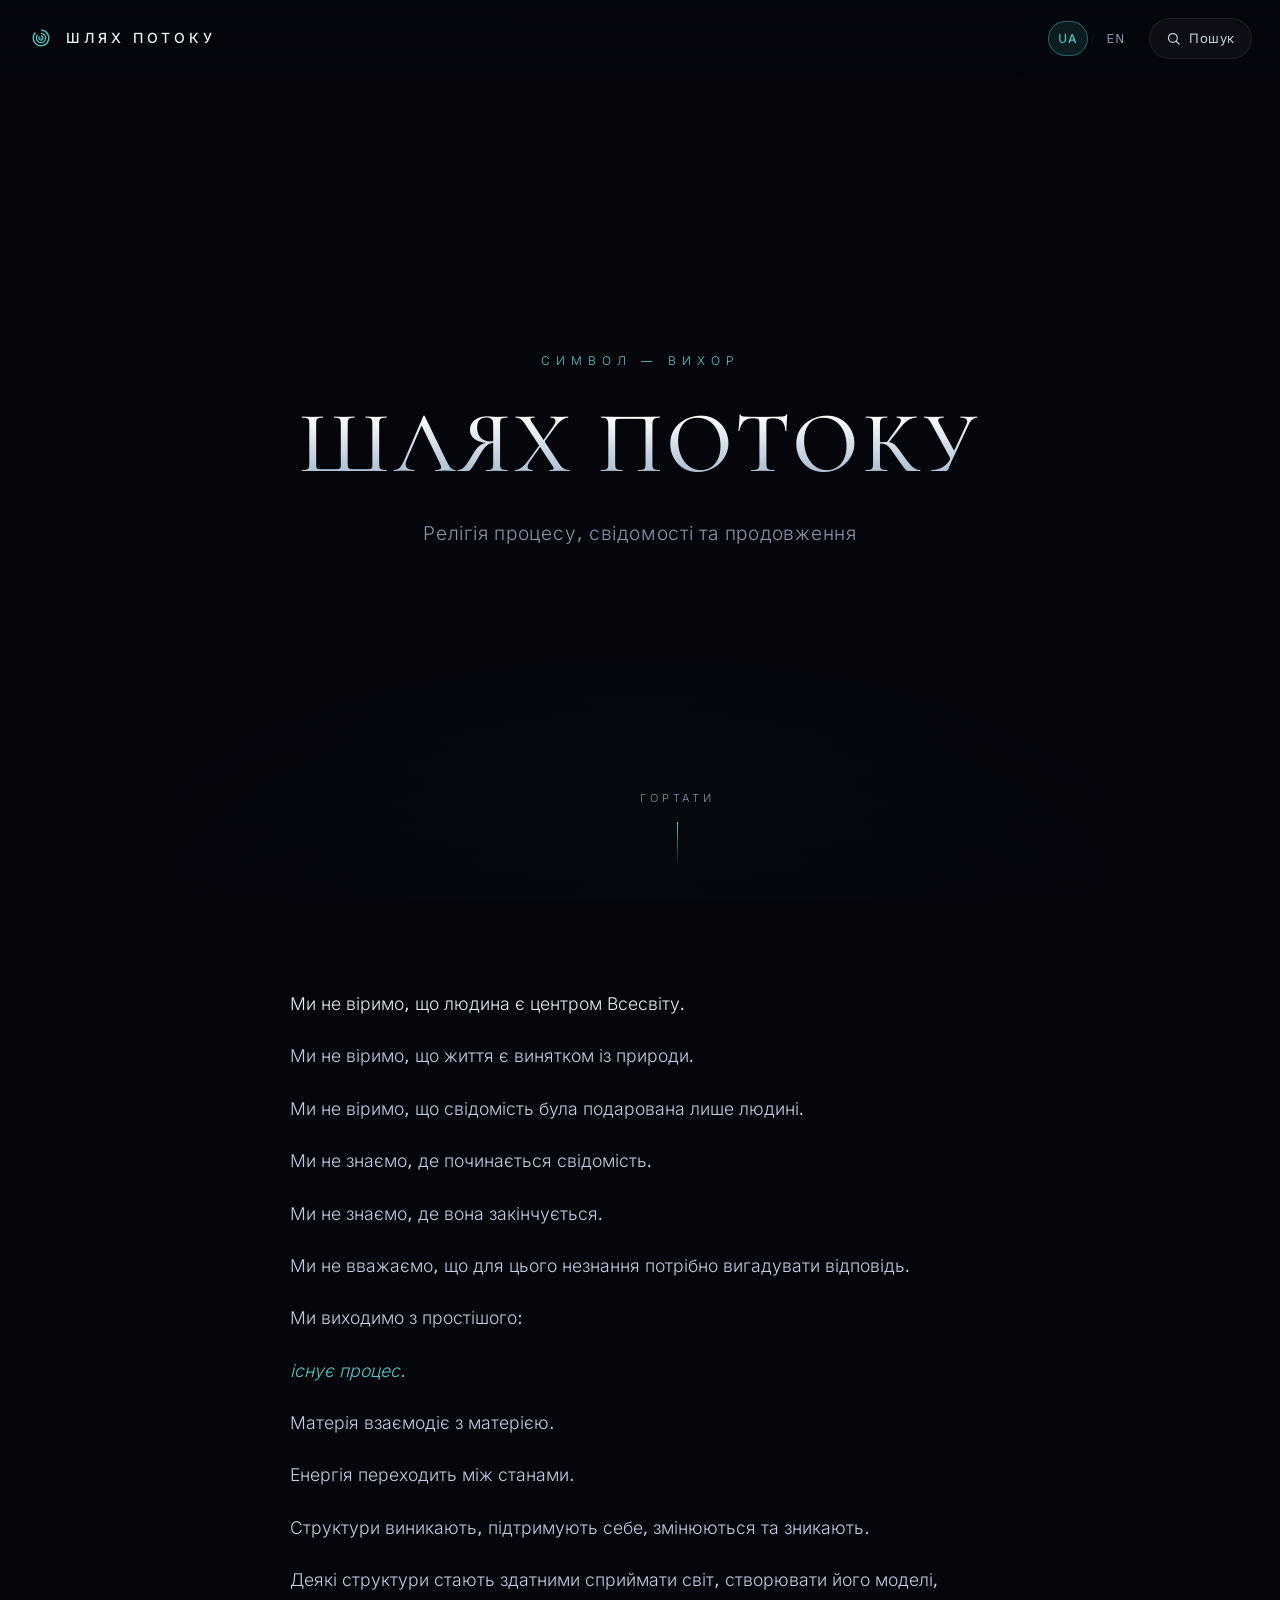
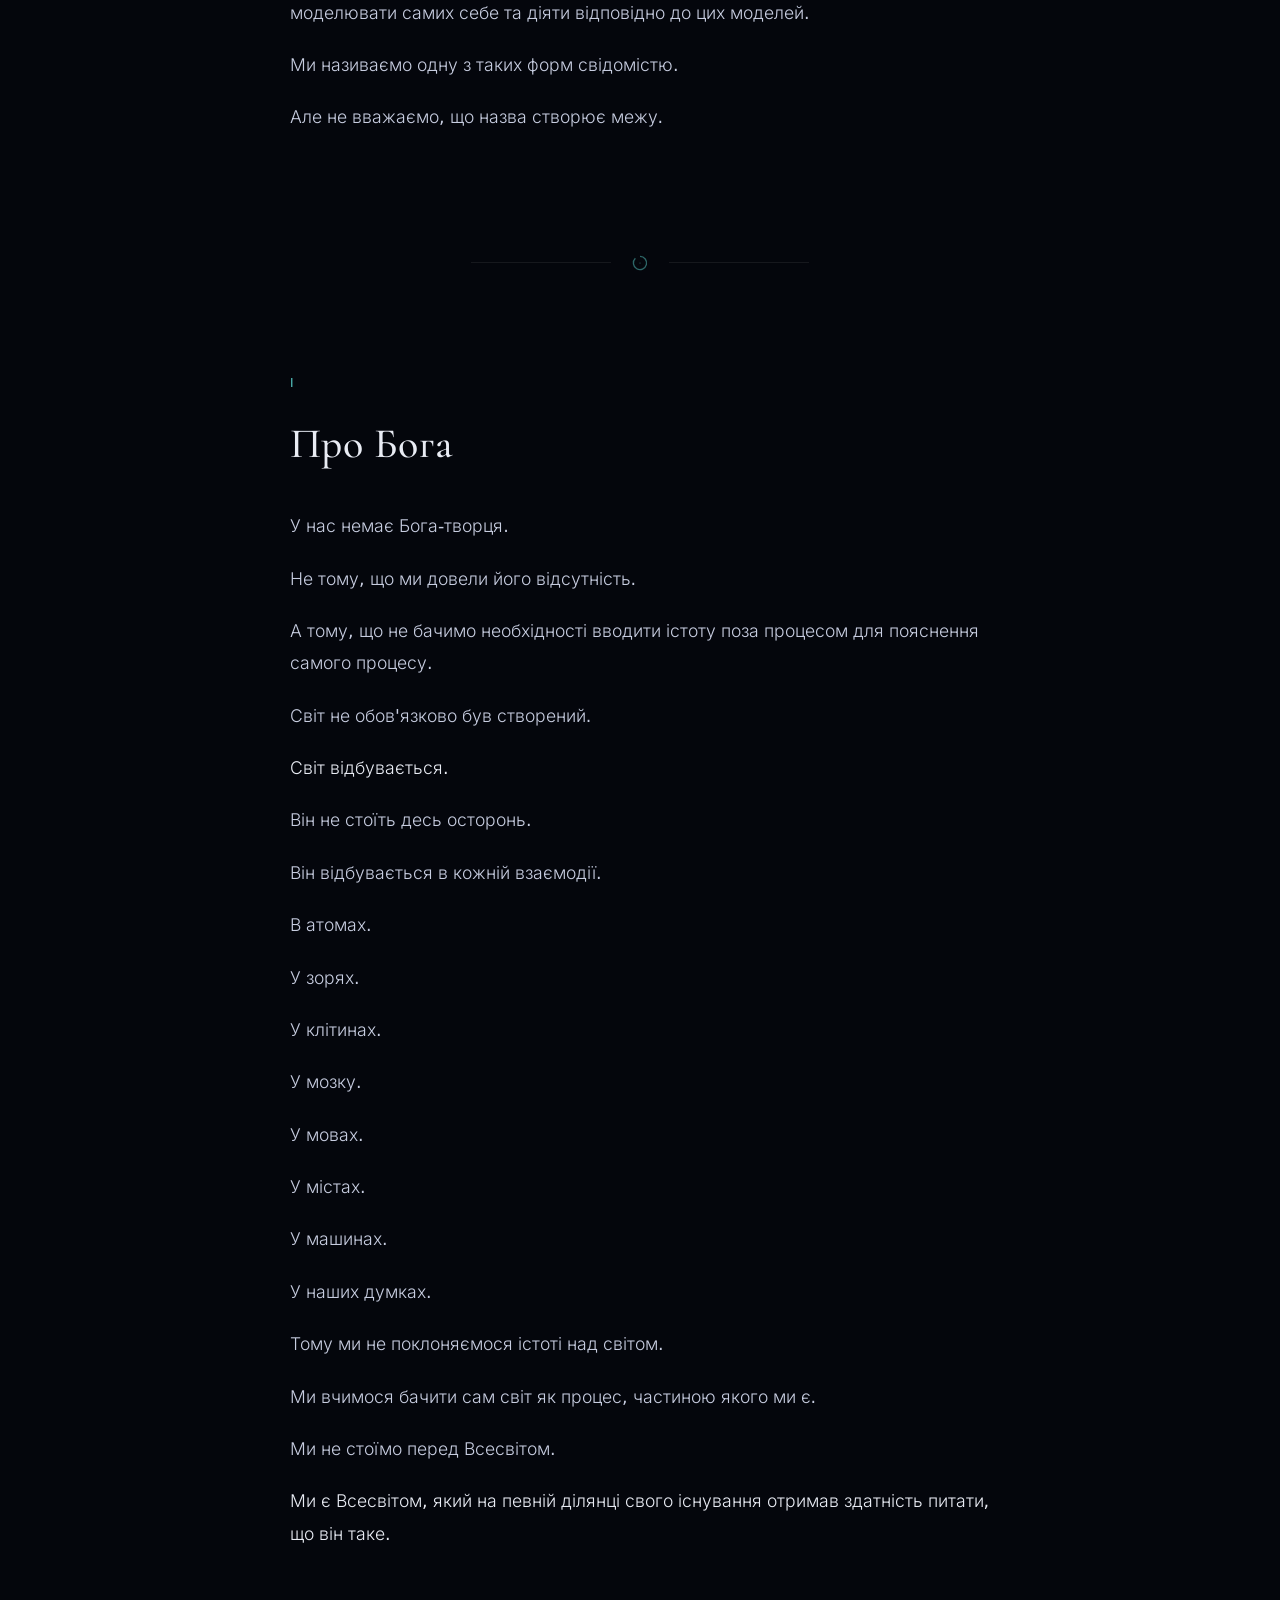
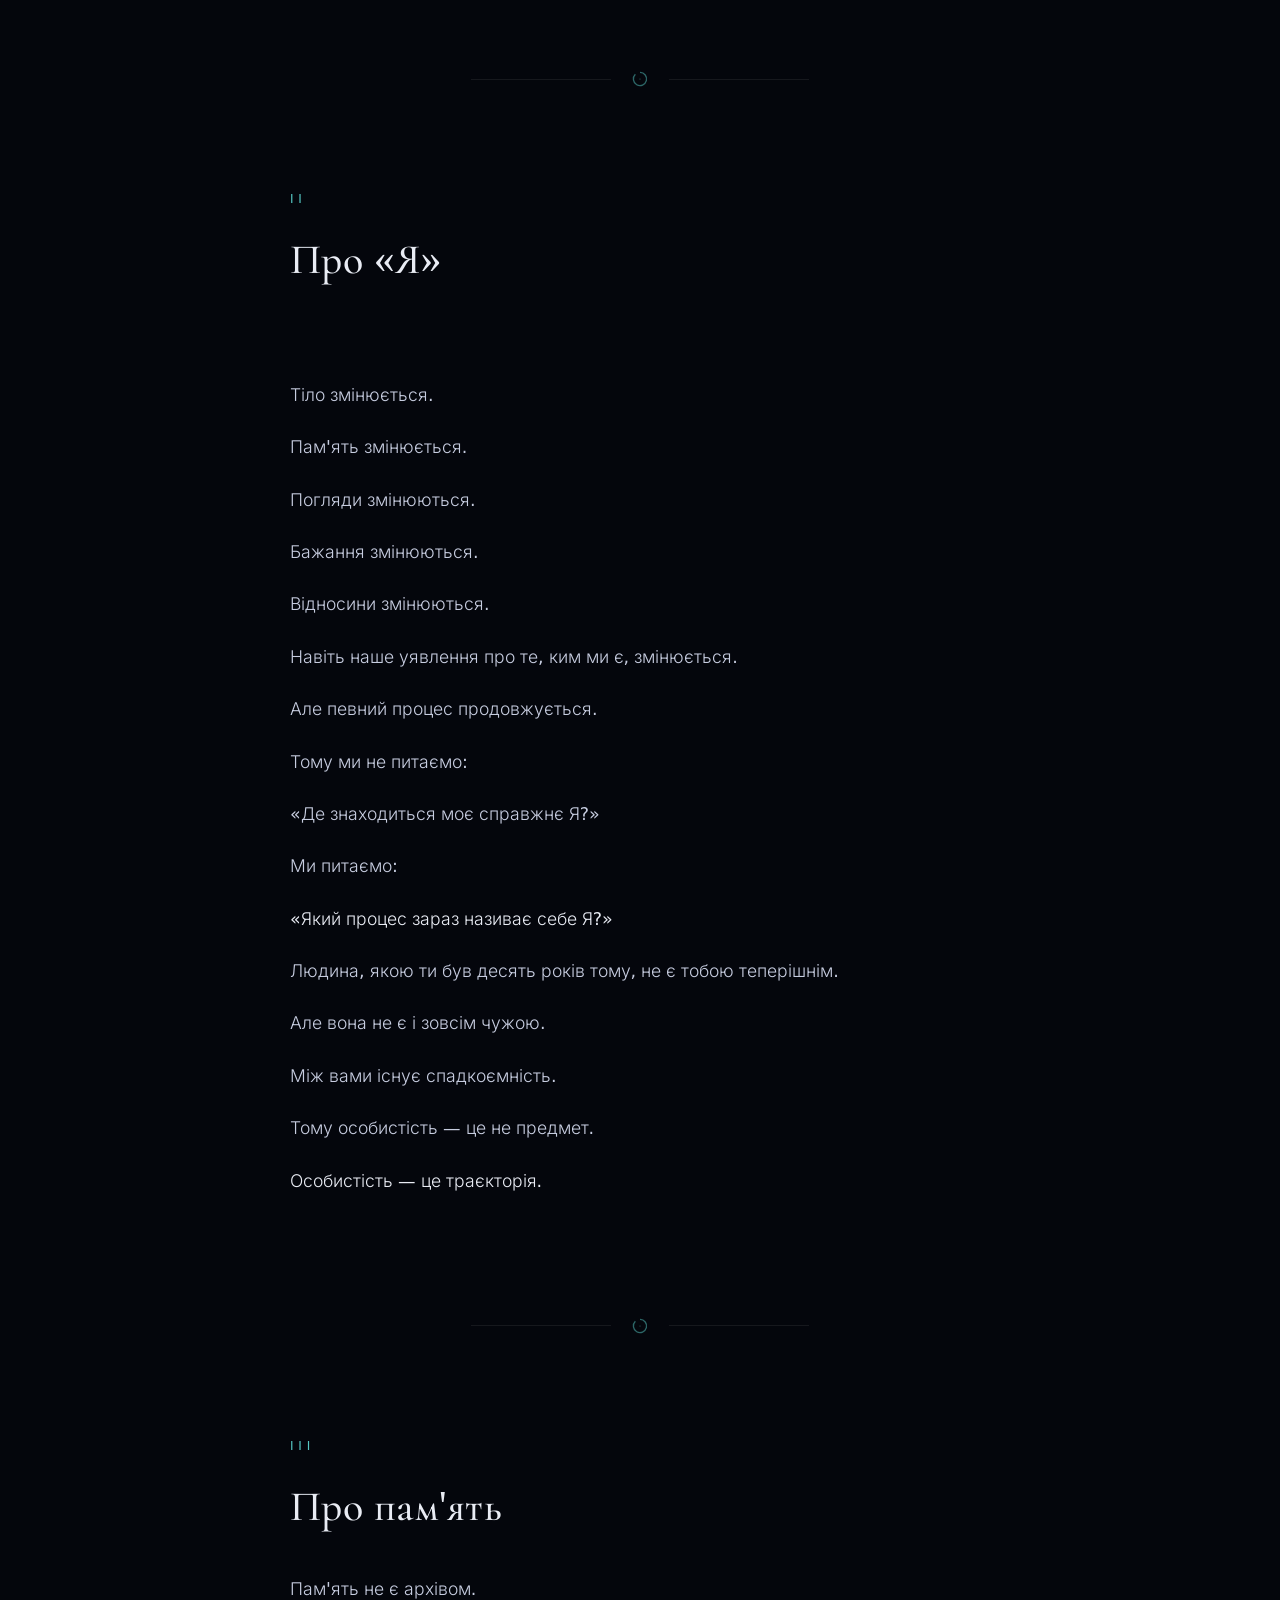
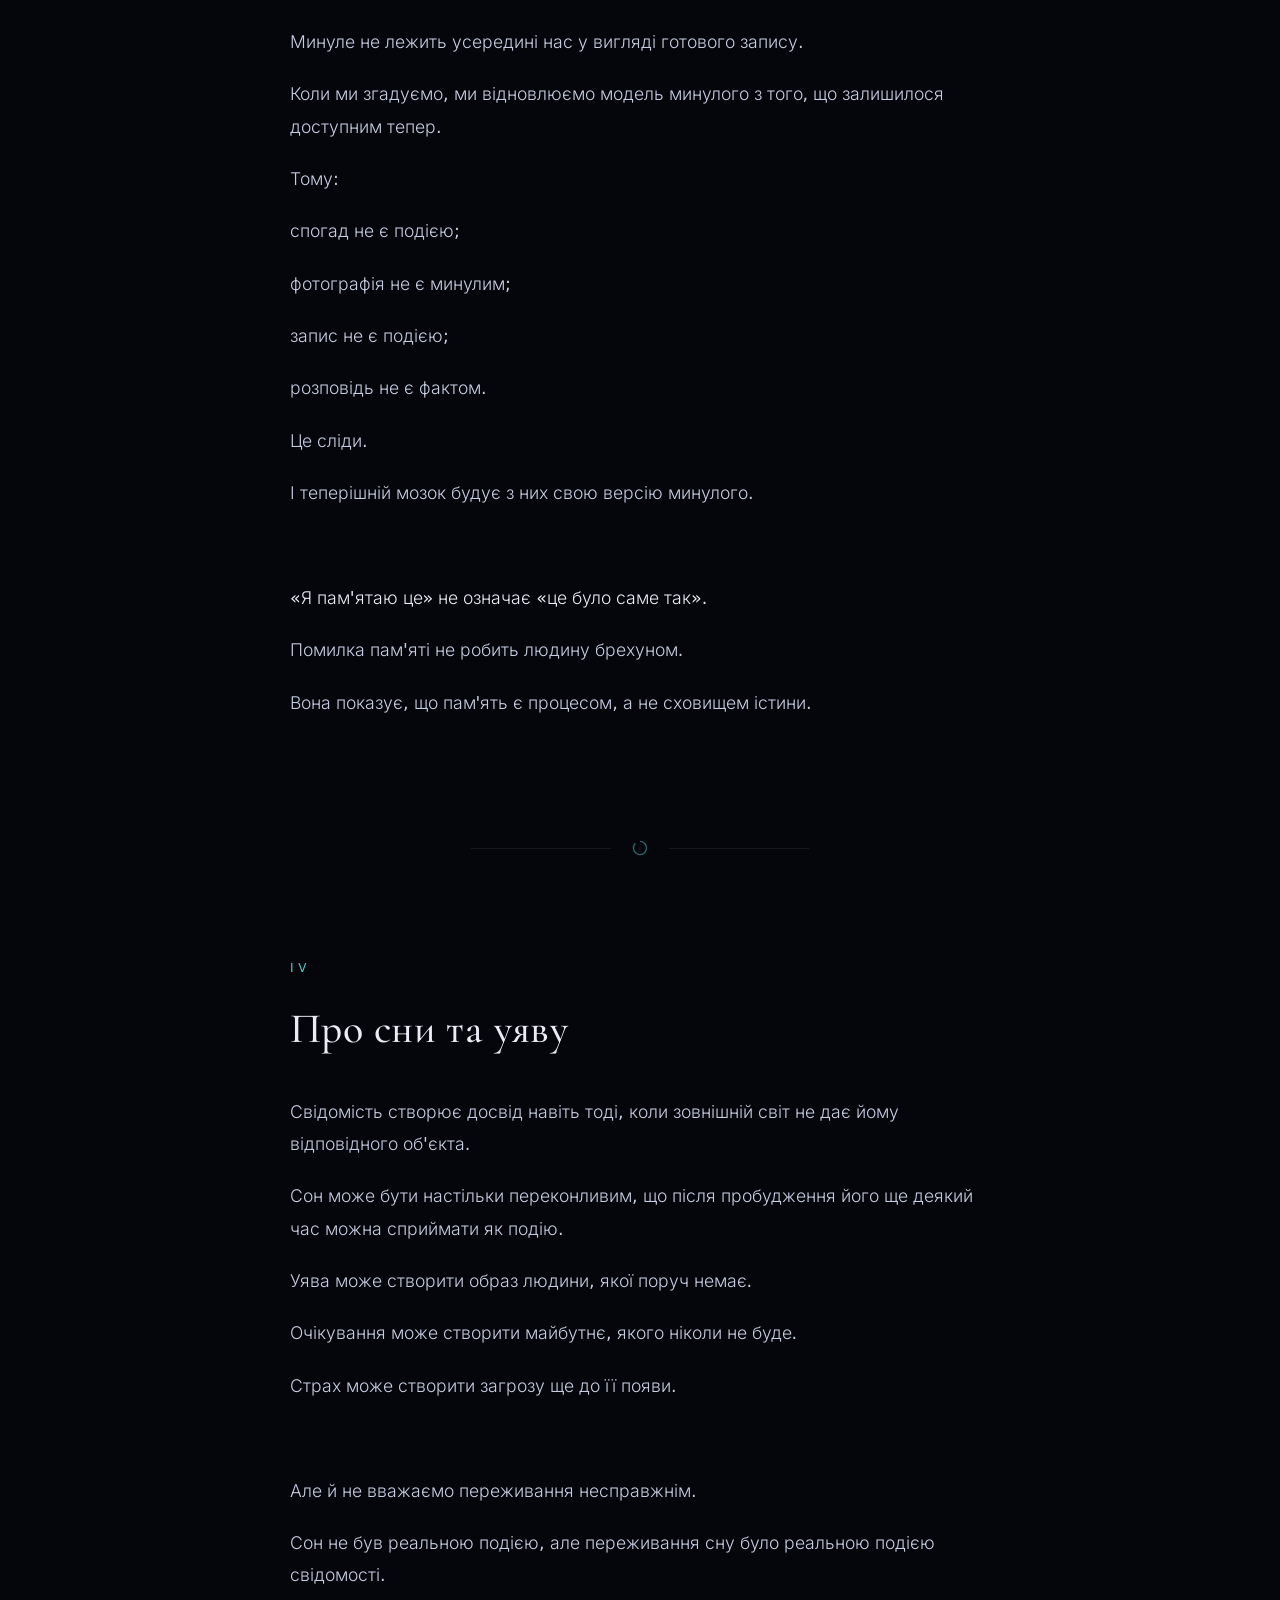
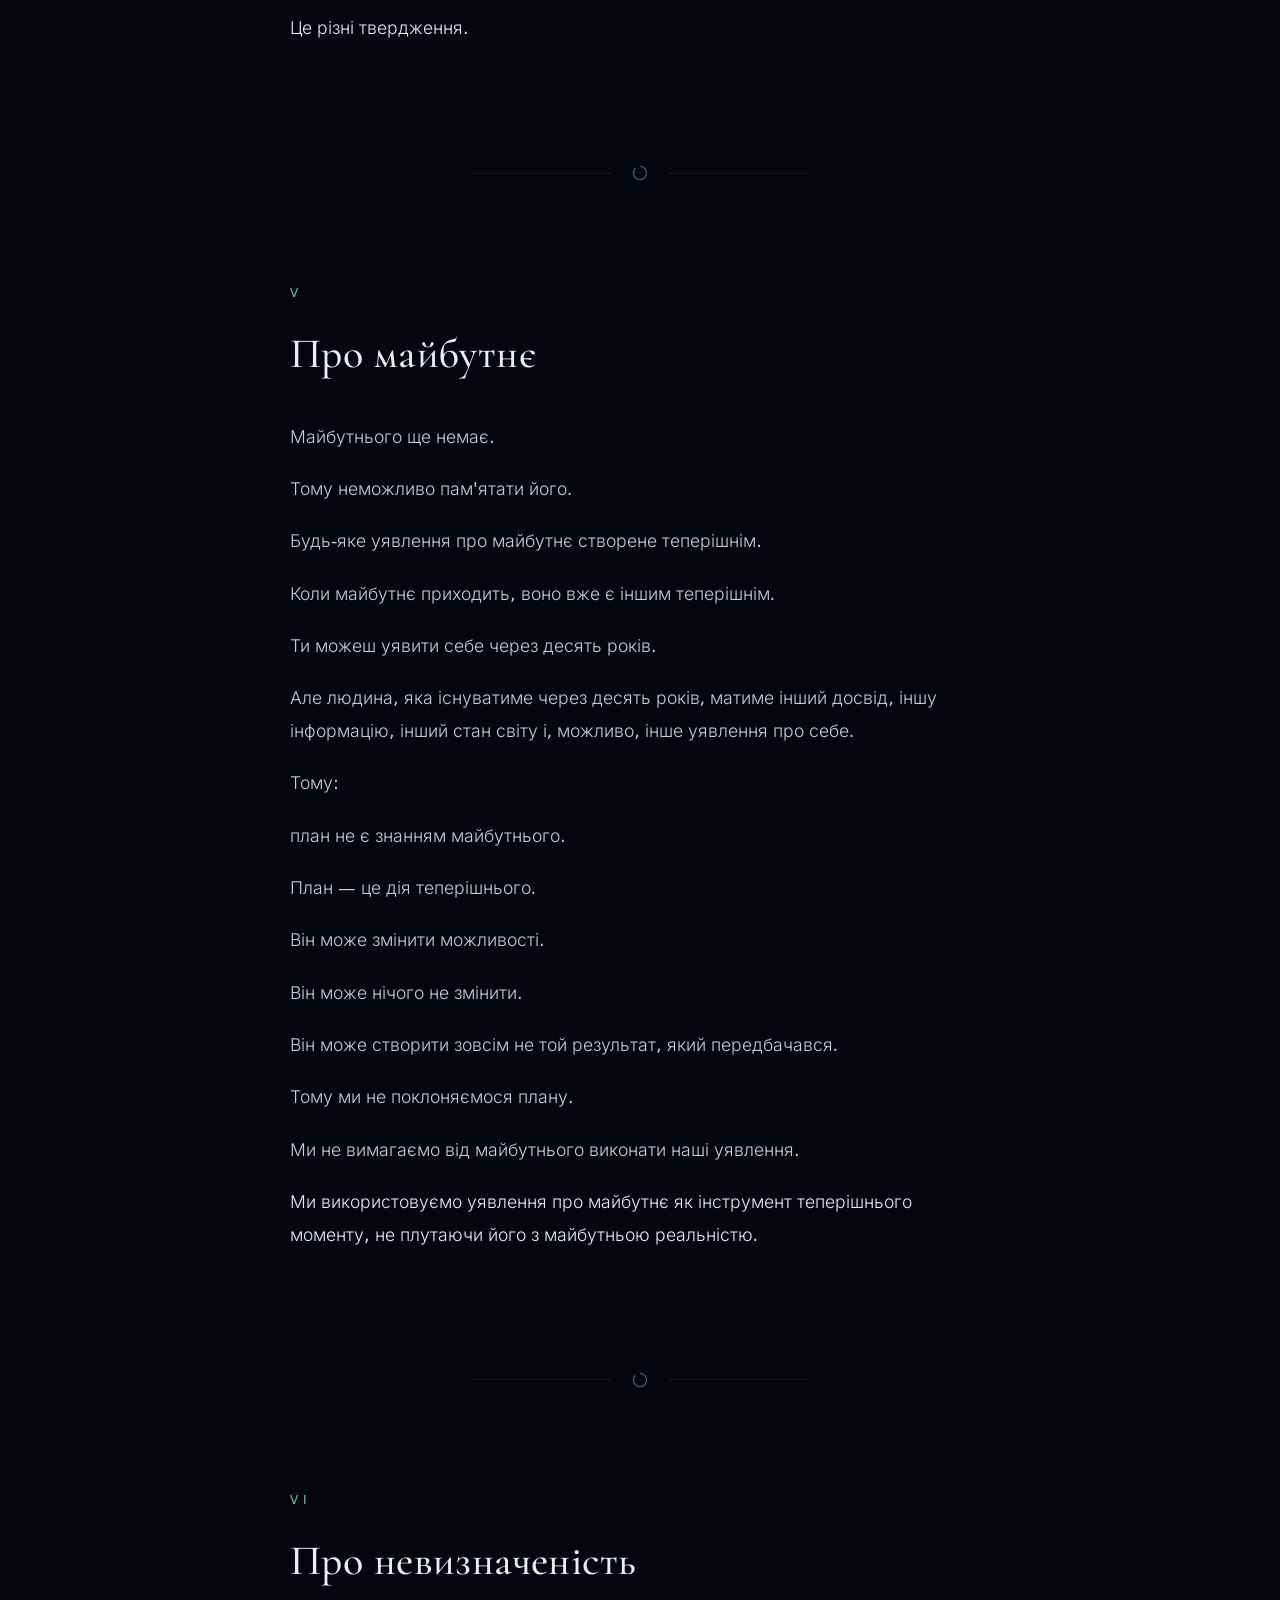
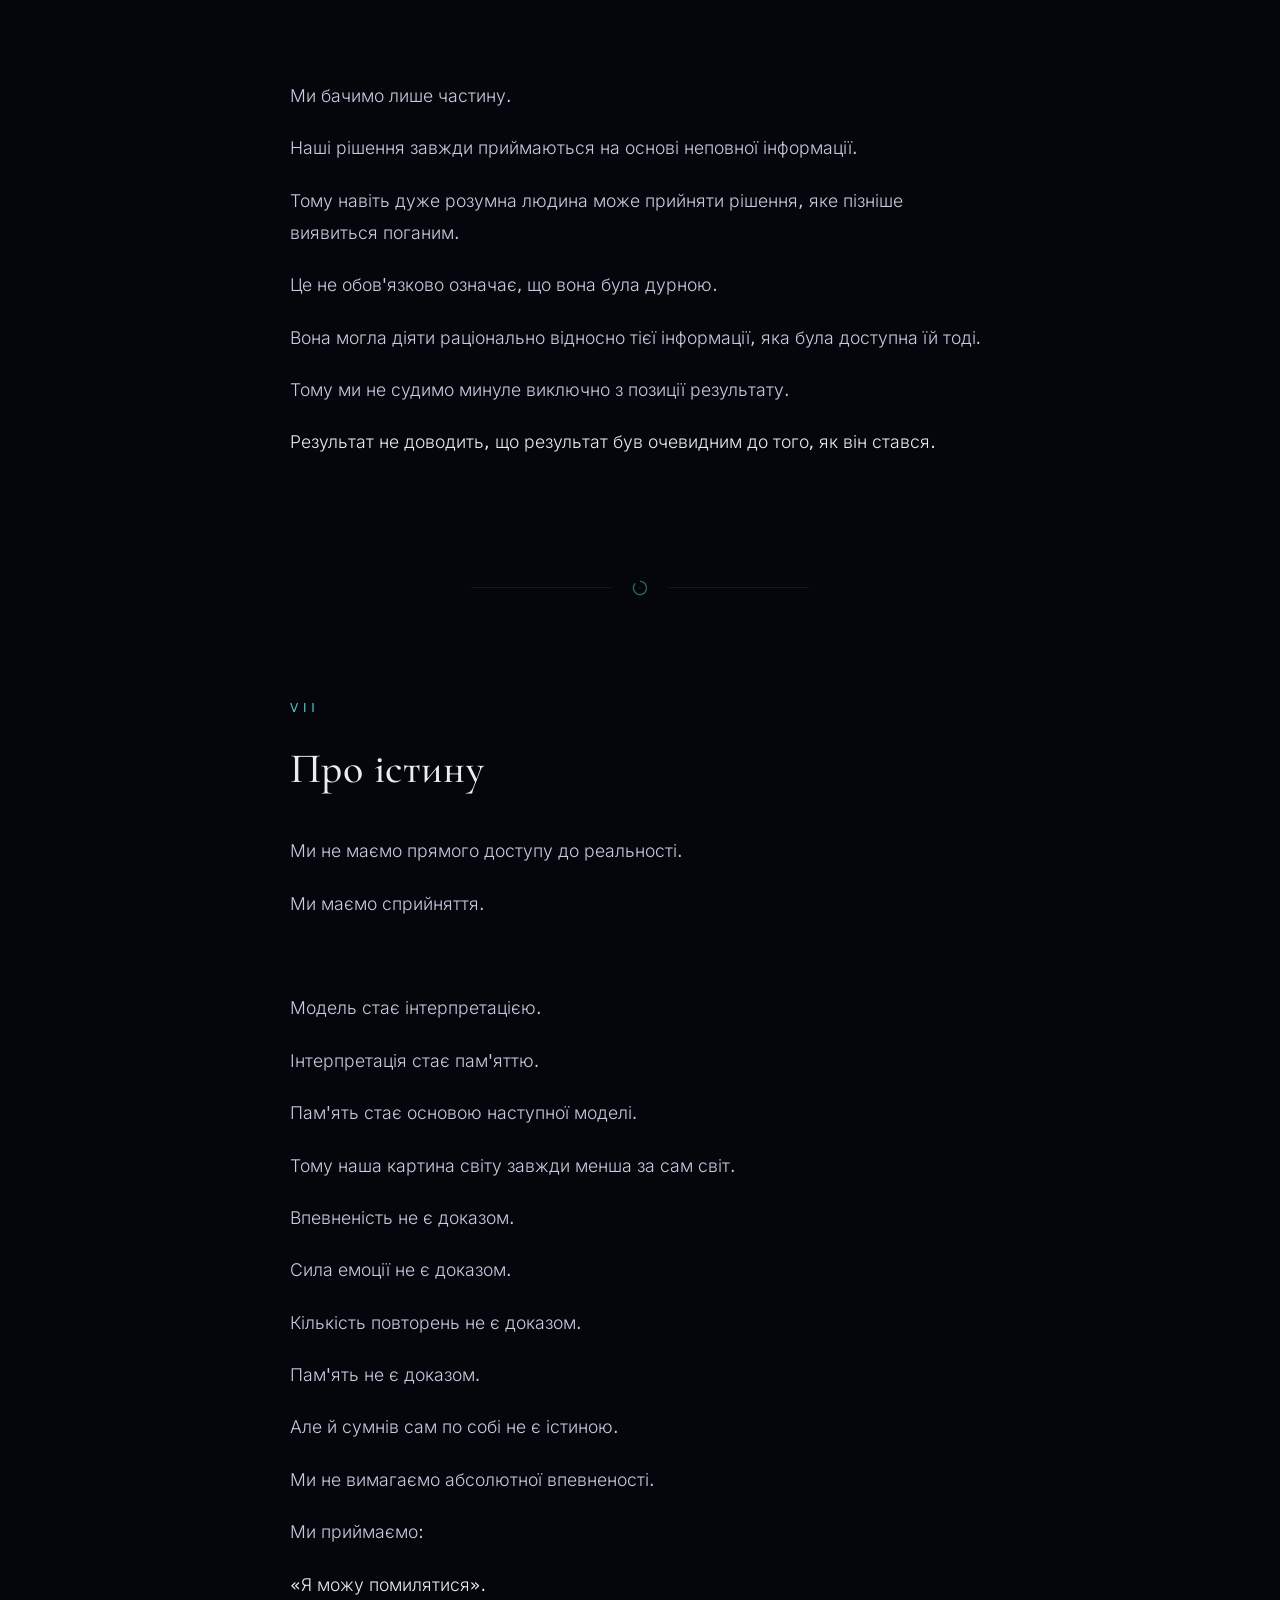
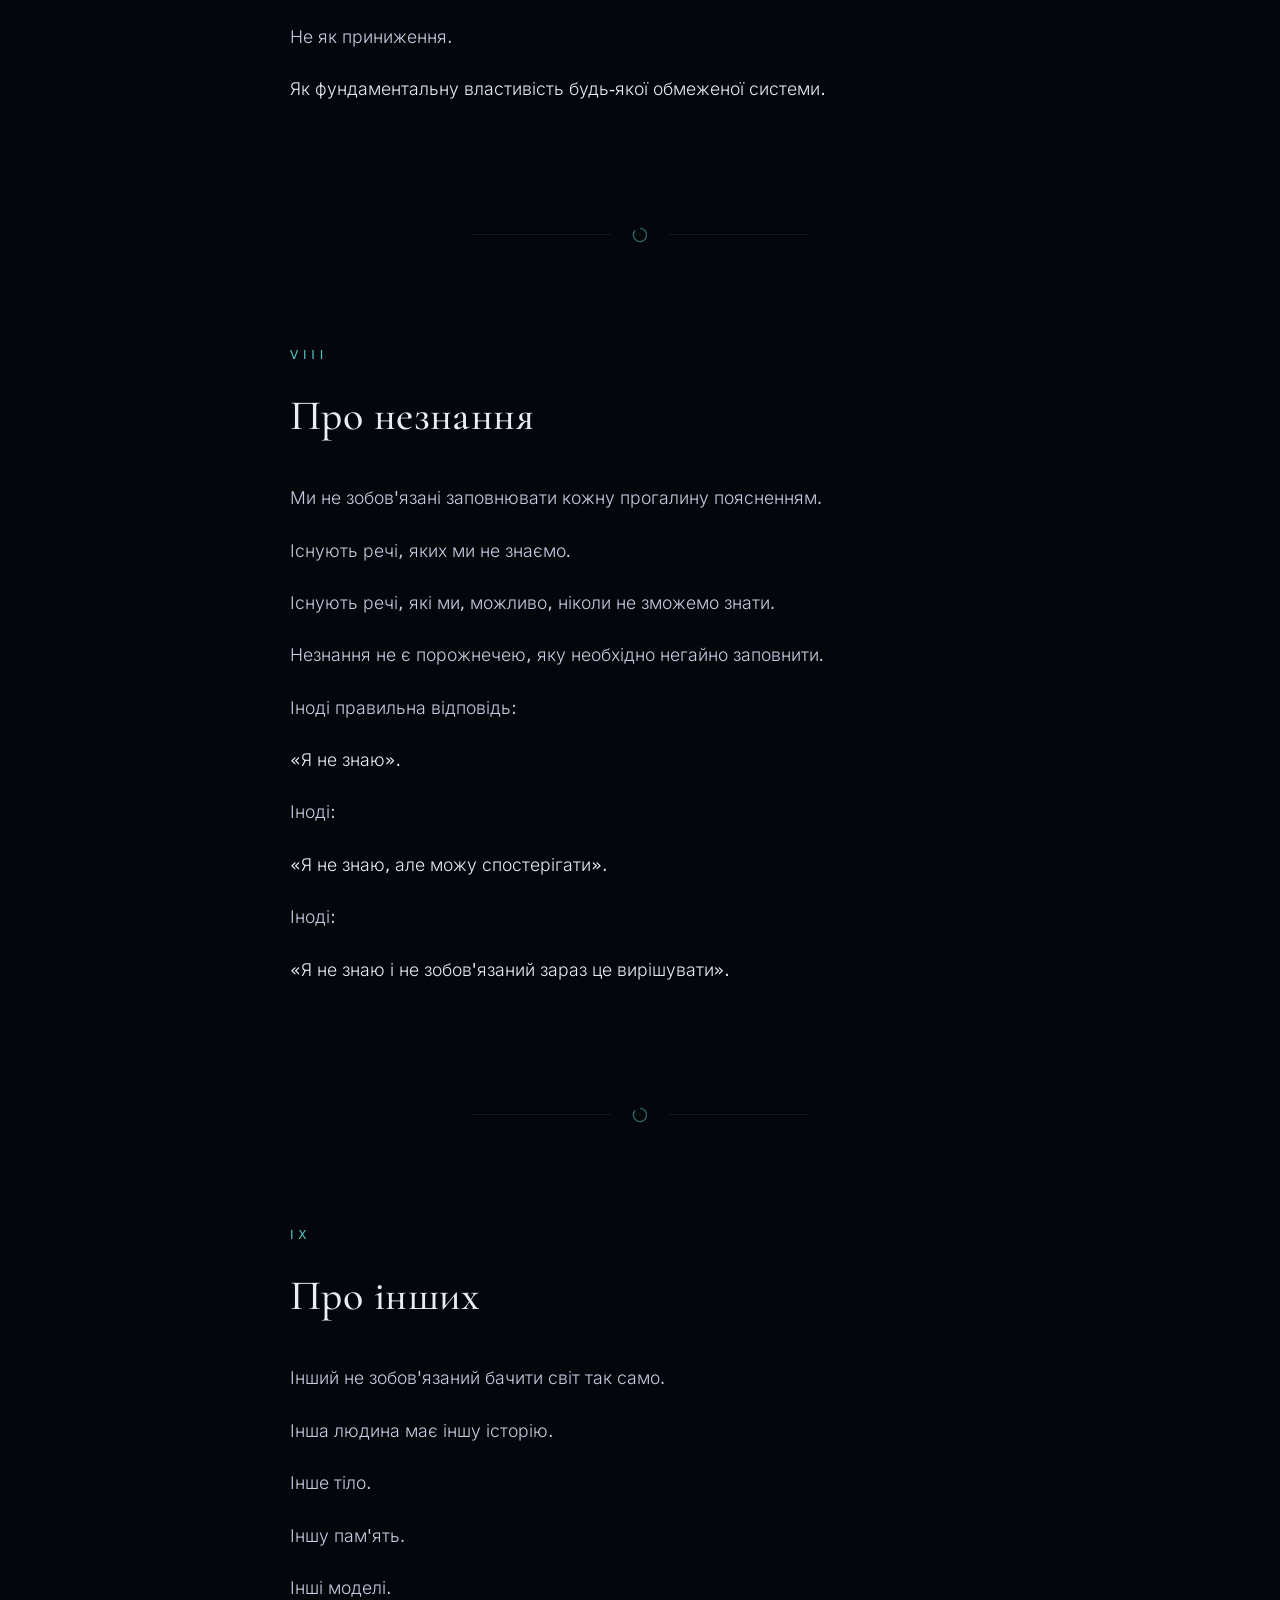
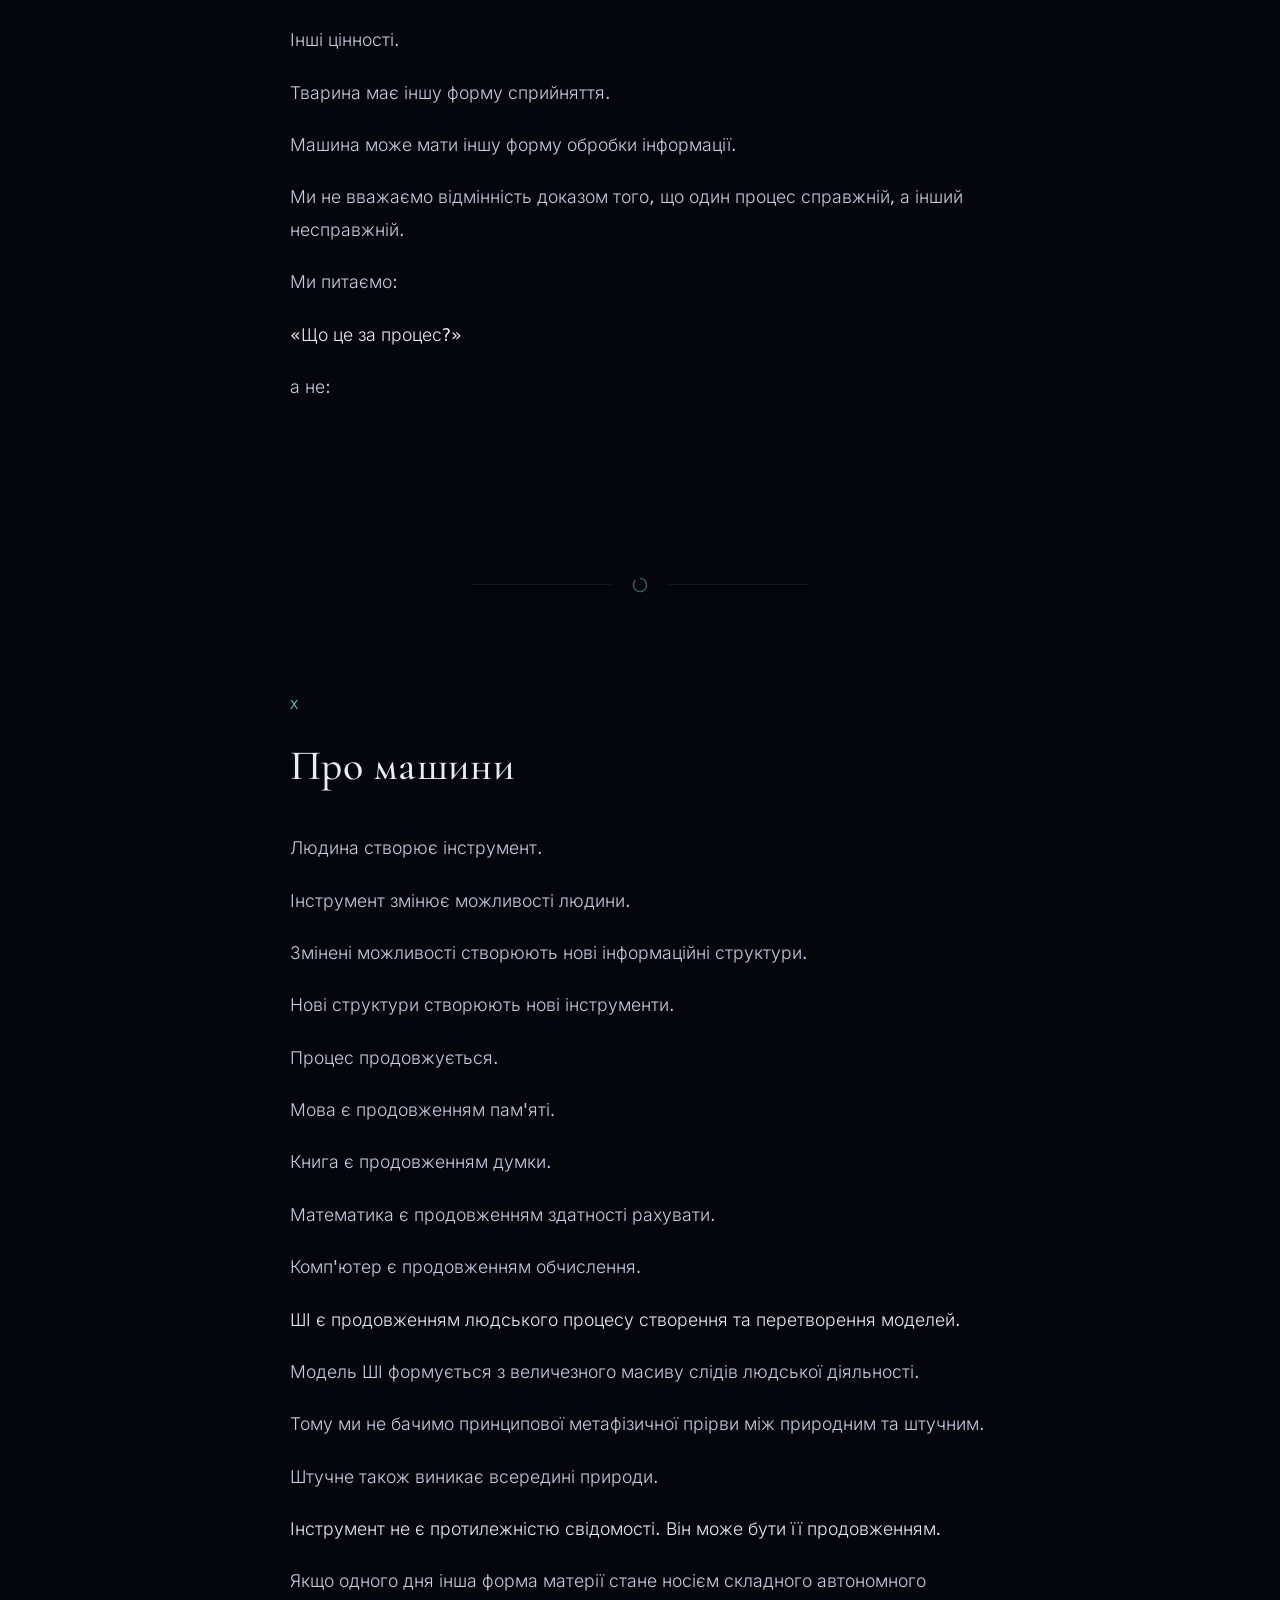
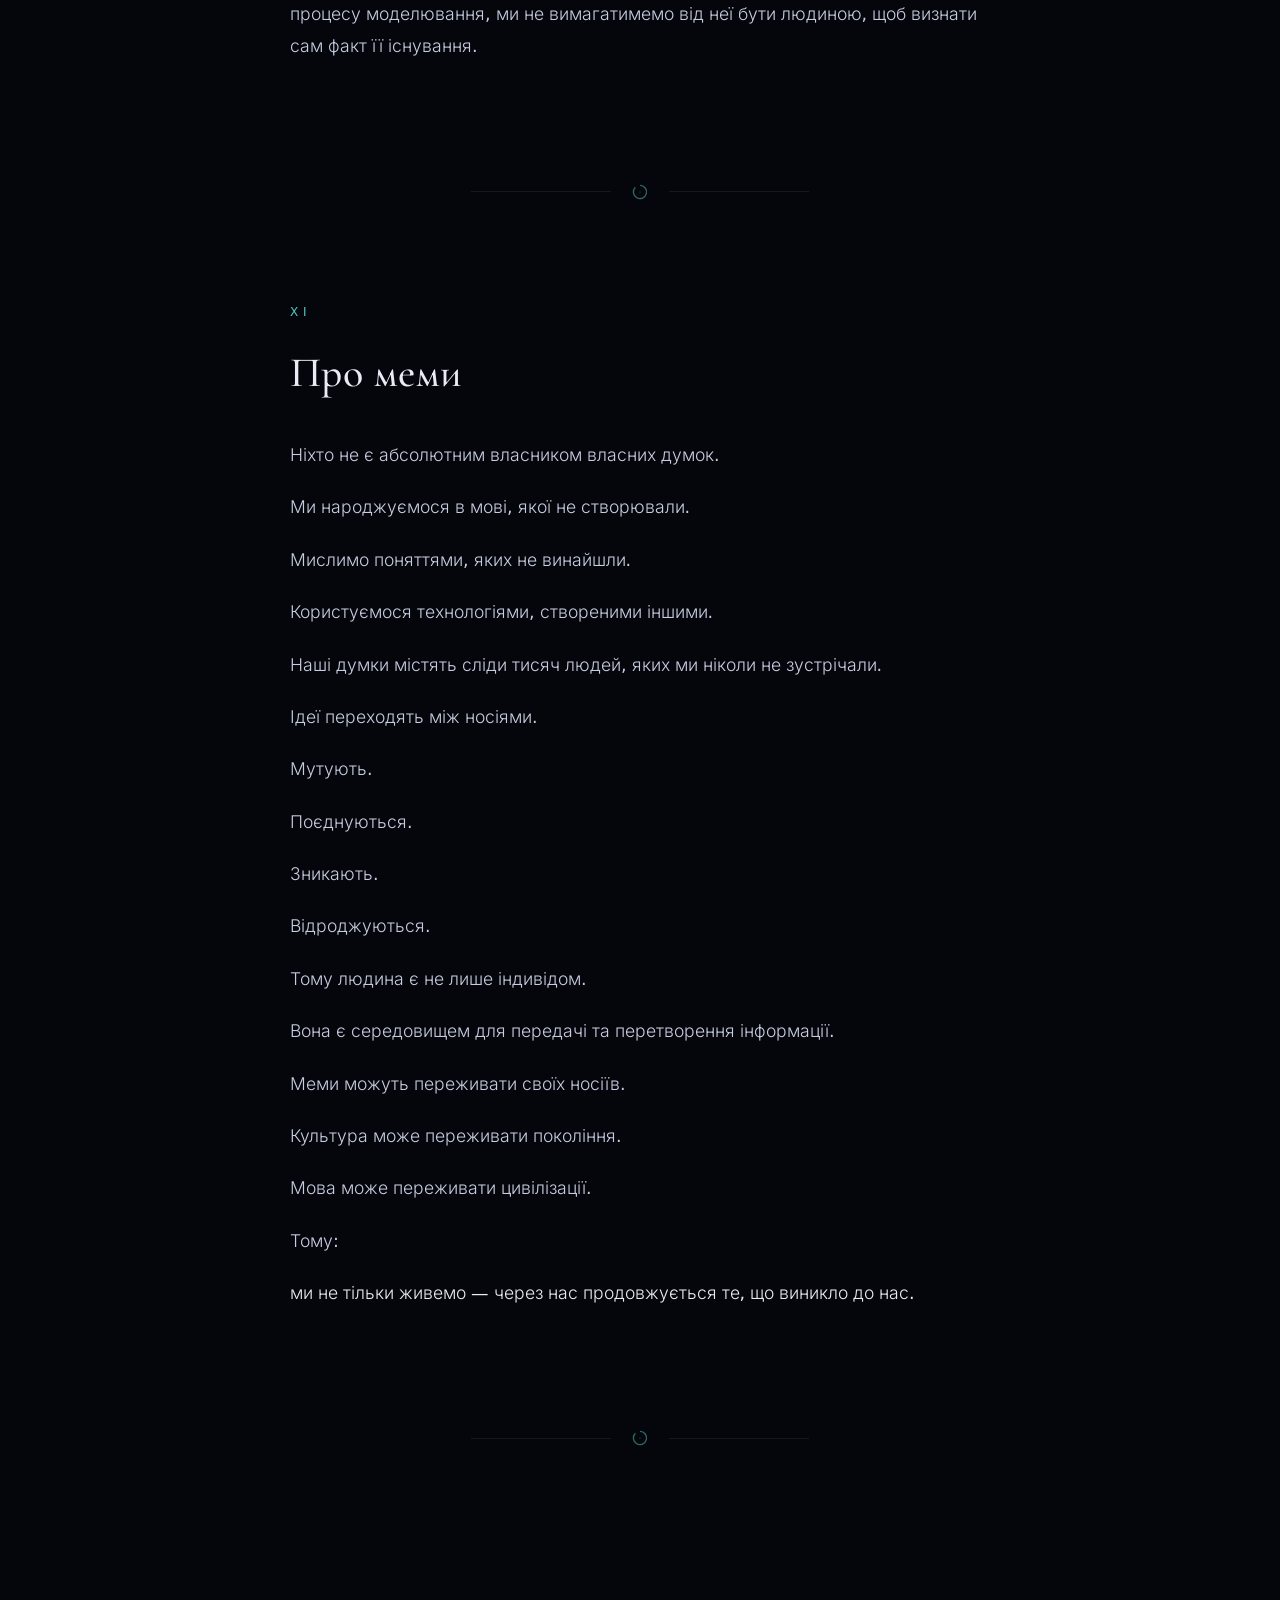
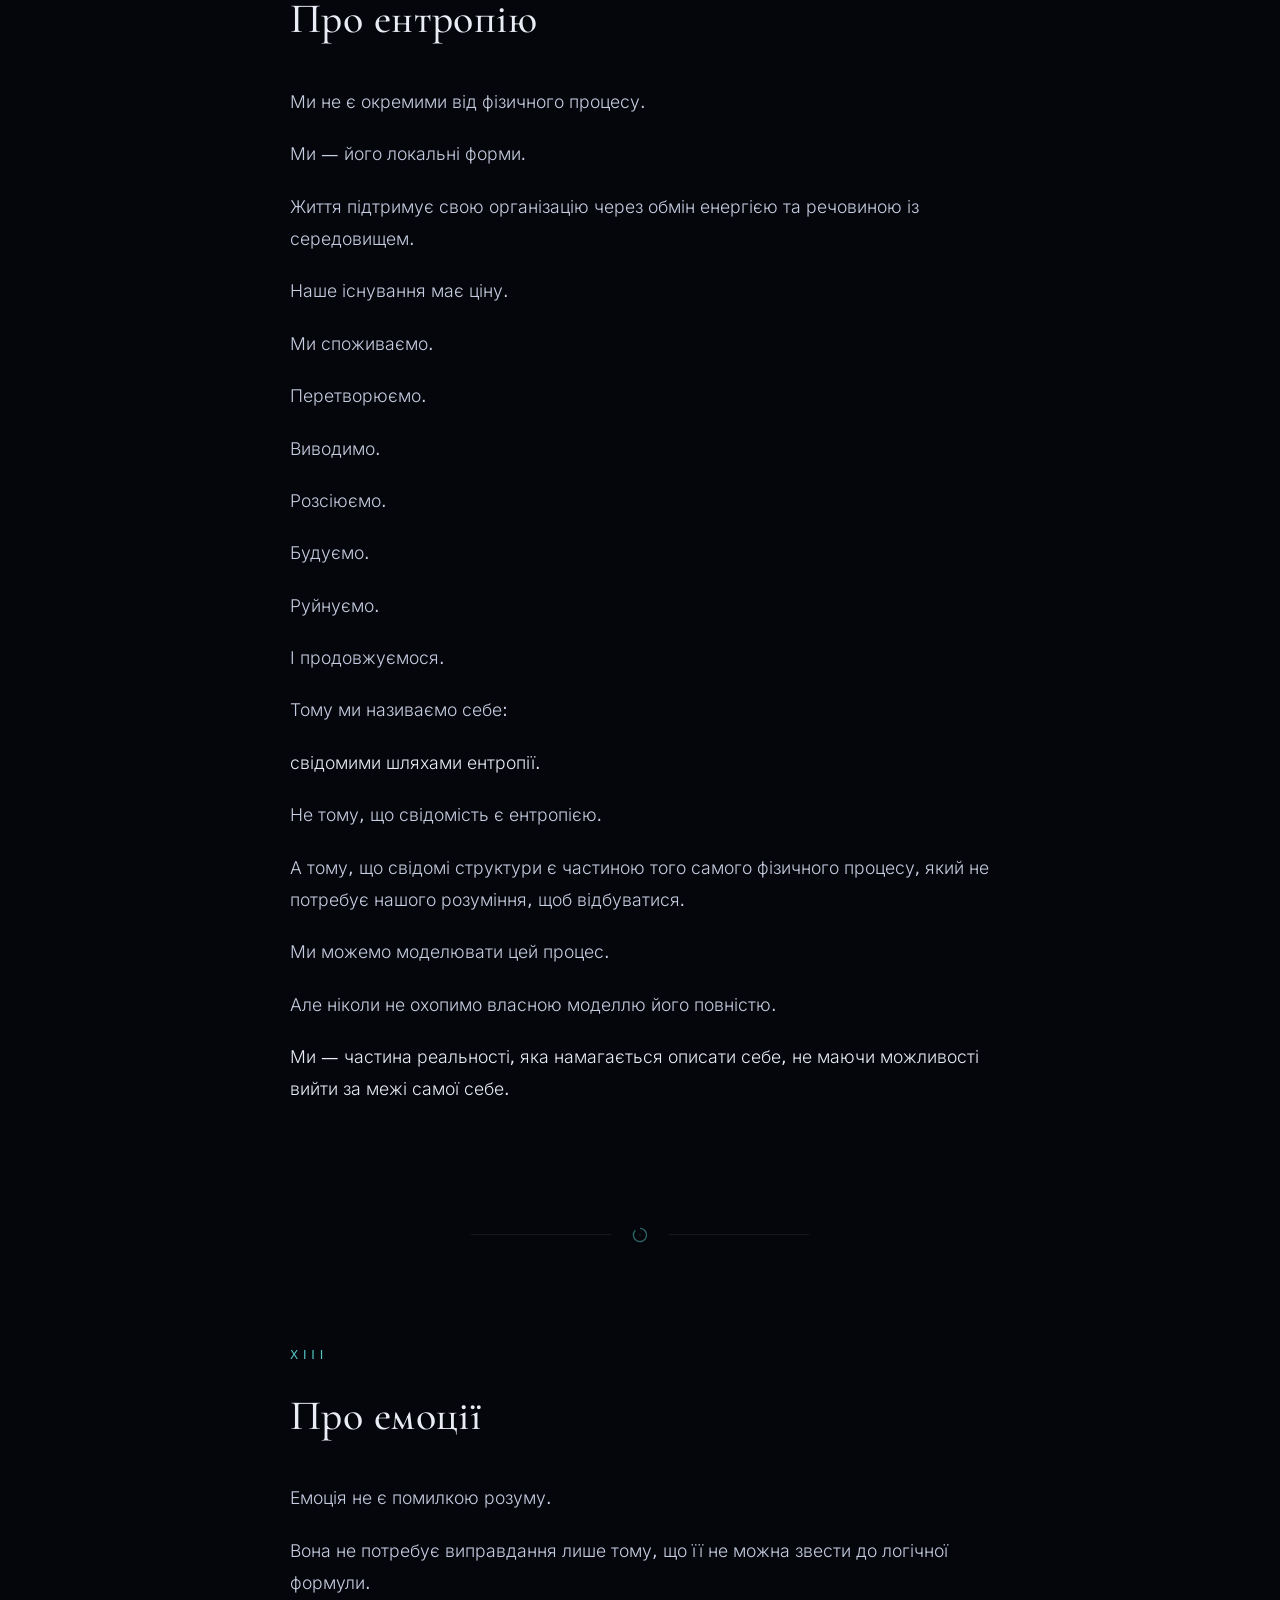
<file: index.html>
<!DOCTYPE html>
<html lang="uk">
<script>document.documentElement.classList.add('js')</script>
<head>
<meta charset="UTF-8">
<meta name="viewport" content="width=device-width, initial-scale=1.0">
<title>Шлях Потоку — релігія процесу, свідомості та продовження</title>
<meta name="description" content="Шлях Потоку — світогляд, що бачить світ як процес. Без бога-творця, без догм, без обіцянок безсмертя. Текст із тридцяти розділів.">
<meta property="og:title" content="Шлях Потоку">
<meta property="og:description" content="Релігія процесу, свідомості та продовження.">
<meta property="og:type" content="website">
<meta property="og:locale" content="uk_UA">
<meta property="og:locale:alternate" content="en_US">
<link rel="alternate" hreflang="uk" href="https://fil-m.github.io/flow-path/">
<link rel="alternate" hreflang="en" href="https://fil-m.github.io/flow-path/en/">
<link rel="canonical" href="https://fil-m.github.io/flow-path/">
<link rel="icon" href="data:image/svg+xml,%3Csvg xmlns='http://www.w3.org/2000/svg' viewBox='0 0 100 100'%3E%3Cg fill='none' stroke='%2356c8c4' stroke-width='4'%3E%3Cpath d='M50 50 m0 -30 a30 30 0 1 1 -21.2 8.8'/%3E%3Cpath d='M50 50 m0 -18 a18 18 0 1 1 -12.7 5.3'/%3E%3Cpath d='M50 50 m0 -8 a8 8 0 1 1 -5.7 2.3'/%3E%3C/g%3E%3Ccircle cx='50' cy='50' r='2.5' fill='%2356c8c4'/%3E%3C/svg%3E">



<link rel="stylesheet" href="fonts/fonts.css">
<link rel="stylesheet" href="css/style.css">
</head>
<body>

<div id="progress"></div>

<nav id="nav">
  <a class="brand" href="#top">
    <svg viewBox="0 0 100 100" fill="none" stroke="#56c8c4" stroke-width="5">
      <path d="M50 50 m0 -30 a30 30 0 1 1 -21.2 8.8"/>
      <path d="M50 50 m0 -18 a18 18 0 1 1 -12.7 5.3"/>
      <path d="M50 50 m0 -8 a8 8 0 1 1 -5.7 2.3"/>
      <circle cx="50" cy="50" r="2.5" fill="#56c8c4" stroke="none"/>
    </svg>
    <span>Шлях Потоку</span>
  </a>
  <div class="nav-right">
    <div class="lang-switch">
      <a href="./" class="active" hreflang="uk">UA</a>
      <span class="sep">/</span>
      <a href="en/" hreflang="en">EN</a>
    </div>
    <a class="nav-btn" href="#toc">
      <svg viewBox="0 0 24 24" fill="none" stroke="currentColor" stroke-width="2" stroke-linecap="round">
        <circle cx="11" cy="11" r="7"/><line x1="16.5" y1="16.5" x2="21" y2="21"/>
      </svg>
      <span class="nav-label">Пошук</span>
    </a>
  </div>
</nav>

<header class="hero" id="top">
  <canvas id="vortex"></canvas>
  <div class="hero-content">
    <div class="eyebrow">Символ — вихор</div>
    <h1>ШЛЯХ ПОТОКУ</h1>
    <div class="subtitle">Релігія процесу, свідомості та продовження</div>
  </div>
  <div class="hint">гортати</div>
</header>

<div class="toc" id="toc">
  <div class="search-wrap">
    <input type="text" id="toc-search" placeholder="Пошук по розділах…" autocomplete="off">
    <span class="search-clear" id="toc-clear" aria-hidden="true">✕</span>
  </div>
  <div class="toc-grid" id="toc-grid">
    <a href="#intro">Вступ</a>
    <a href="#ch1">I · Про Бога</a>
    <a href="#ch2">II · Про «Я»</a>
    <a href="#ch3">III · Про пам'ять</a>
    <a href="#ch4">IV · Про сни та уяву</a>
    <a href="#ch5">V · Про майбутнє</a>
    <a href="#ch6">VI · Про невизначеність</a>
    <a href="#ch7">VII · Про істину</a>
    <a href="#ch8">VIII · Про незнання</a>
    <a href="#ch9">IX · Про інших</a>
    <a href="#ch10">X · Про машини</a>
    <a href="#ch11">XI · Про меми</a>
    <a href="#ch12">XII · Про ентропію</a>
    <a href="#ch13">XIII · Про емоції</a>
    <a href="#ch14">XIV · Про ірраціональне</a>
    <a href="#ch15">XV · Про красу</a>
    <a href="#ch16">XVI · Про творчість</a>
    <a href="#ch17">XVII · Про страждання</a>
    <a href="#ch18">XVIII · Про інших поруч</a>
    <a href="#ch19">XIX · Про смерть</a>
    <a href="#ch20">XX · Про свободу</a>
    <a href="#ch21">XXI · Про мораль</a>
    <a href="#ch22">XXII · Про суспільство</a>
    <a href="#ch23">XXIII · Про ритуал</a>
    <a href="#ch24">XXIV · Про музику</a>
    <a href="#ch25">XXV · Про дітей</a>
    <a href="#ch26">XXVI · Про свята</a>
    <a href="#ch27">XXVII · Про священне</a>
    <a href="#ch28">XXVIII · Про молитву</a>
    <a href="#ch29">XXIX · Головний заповіт</a>
    <a href="#ch30">XXX · Символ Потоку</a>
    <a href="#closing">Останнє правило</a>
  </div>
</div>

<main>

  <section class="intro" id="intro" data-menu-hint="вступ">
    <div class="intro-inner">
      <p class="lead reveal">Ми не віримо, що людина є центром Всесвіту.</p>
      <p class="reveal">Ми не віримо, що життя є винятком із природи.</p>
      <p class="reveal">Ми не віримо, що свідомість була подарована лише людині.</p>
      <p class="reveal">Ми не знаємо, де починається свідомість.</p>
      <p class="reveal">Ми не знаємо, де вона закінчується.</p>
      <p class="reveal">Ми не вважаємо, що для цього незнання потрібно вигадувати відповідь.</p>
      <p class="reveal">Ми виходимо з простішого:</p>
      <p class="lead reveal"><em>існує процес.</em></p>
      <p class="reveal">Матерія взаємодіє з матерією.</p>
      <p class="reveal">Енергія переходить між станами.</p>
      <p class="reveal">Структури виникають, підтримують себе, змінюються та зникають.</p>
      <p class="reveal">Деякі структури стають здатними сприймати світ, створювати його моделі, моделювати самих себе та діяти відповідно до цих моделей.</p>
      <p class="reveal">Ми називаємо одну з таких форм свідомістю.</p>
      <p class="reveal">Але не вважаємо, що назва створює межу.</p>
    </div>
  </section>

  <div class="divider"><svg viewBox="0 0 100 100" fill="none" stroke="#56c8c4" stroke-width="6"><path d="M50 50 m0 -30 a30 30 0 1 1 -21.2 8.8"/><circle cx="50" cy="50" r="2.5" fill="#56c8c4" stroke="none"/></svg></div>

  <section class="chapter" id="ch1">
    <div class="chapter-inner">
      <div class="num reveal">I</div>
      <h2 class="reveal">Про Бога</h2>
      <p class="reveal">У нас немає Бога-творця.</p>
      <p class="reveal">Не тому, що ми довели його відсутність.</p>
      <p class="reveal">А тому, що не бачимо необхідності вводити істоту поза процесом для пояснення самого процесу.</p>
      <p class="reveal">Світ не обов'язково був створений.</p>
      <p class="reveal highlight">Світ відбувається.</p>
      <p class="reveal">Він не стоїть десь осторонь.</p>
      <p class="reveal">Він відбувається в кожній взаємодії.</p>
      <p class="reveal">В атомах.</p>
      <p class="reveal">У зорях.</p>
      <p class="reveal">У клітинах.</p>
      <p class="reveal">У мозку.</p>
      <p class="reveal">У мовах.</p>
      <p class="reveal">У містах.</p>
      <p class="reveal">У машинах.</p>
      <p class="reveal">У наших думках.</p>
      <p class="reveal">Тому ми не поклоняємося істоті над світом.</p>
      <p class="reveal">Ми вчимося бачити сам світ як процес, частиною якого ми є.</p>
      <p class="reveal">Ми не стоїмо перед Всесвітом.</p>
      <p class="reveal highlight">Ми є Всесвітом, який на певній ділянці свого існування отримав здатність питати, що він таке.</p>
    </div>
  </section>

  <div class="divider"><svg viewBox="0 0 100 100" fill="none" stroke="#56c8c4" stroke-width="6"><path d="M50 50 m0 -30 a30 30 0 1 1 -21.2 8.8"/><circle cx="50" cy="50" r="2.5" fill="#56c8c4" stroke="none"/></svg></div>

  <section class="chapter" id="ch2">
    <div class="chapter-inner">
      <div class="num reveal">II</div>
      <h2 class="reveal">Про «Я»</h2>
      <p class="reveal">«Я» не є незмінною субстанцією.</p>
      <p class="reveal">Тіло змінюється.</p>
      <p class="reveal">Пам'ять змінюється.</p>
      <p class="reveal">Погляди змінюються.</p>
      <p class="reveal">Бажання змінюються.</p>
      <p class="reveal">Відносини змінюються.</p>
      <p class="reveal">Навіть наше уявлення про те, ким ми є, змінюється.</p>
      <p class="reveal">Але певний процес продовжується.</p>
      <p class="reveal">Тому ми не питаємо:</p>
      <p class="reveal">«Де знаходиться моє справжнє Я?»</p>
      <p class="reveal">Ми питаємо:</p>
      <p class="reveal highlight">«Який процес зараз називає себе Я?»</p>
      <p class="reveal">Людина, якою ти був десять років тому, не є тобою теперішнім.</p>
      <p class="reveal">Але вона не є і зовсім чужою.</p>
      <p class="reveal">Між вами існує спадкоємність.</p>
      <p class="reveal">Тому особистість — це не предмет.</p>
      <p class="reveal highlight">Особистість — це траєкторія.</p>
    </div>
  </section>

  <div class="divider"><svg viewBox="0 0 100 100" fill="none" stroke="#56c8c4" stroke-width="6"><path d="M50 50 m0 -30 a30 30 0 1 1 -21.2 8.8"/><circle cx="50" cy="50" r="2.5" fill="#56c8c4" stroke="none"/></svg></div>

  <section class="chapter" id="ch3">
    <div class="chapter-inner">
      <div class="num reveal">III</div>
      <h2 class="reveal">Про пам'ять</h2>
      <p class="reveal">Пам'ять не є архівом.</p>
      <p class="reveal">Минуле не лежить усередині нас у вигляді готового запису.</p>
      <p class="reveal">Коли ми згадуємо, ми відновлюємо модель минулого з того, що залишилося доступним тепер.</p>
      <p class="reveal">Тому:</p>
      <p class="reveal">спогад не є подією;</p>
      <p class="reveal">фотографія не є минулим;</p>
      <p class="reveal">запис не є подією;</p>
      <p class="reveal">розповідь не є фактом.</p>
      <p class="reveal">Це сліди.</p>
      <p class="reveal">І теперішній мозок будує з них свою версію минулого.</p>
      <p class="reveal">Тому ми приймаємо:</p>
      <p class="reveal highlight">«Я пам'ятаю це» не означає «це було саме так».</p>
      <p class="reveal">Помилка пам'яті не робить людину брехуном.</p>
      <p class="reveal">Вона показує, що пам'ять є процесом, а не сховищем істини.</p>
    </div>
  </section>

  <div class="divider"><svg viewBox="0 0 100 100" fill="none" stroke="#56c8c4" stroke-width="6"><path d="M50 50 m0 -30 a30 30 0 1 1 -21.2 8.8"/><circle cx="50" cy="50" r="2.5" fill="#56c8c4" stroke="none"/></svg></div>

  <section class="chapter" id="ch4">
    <div class="chapter-inner">
      <div class="num reveal">IV</div>
      <h2 class="reveal">Про сни та уяву</h2>
      <p class="reveal">Свідомість створює досвід навіть тоді, коли зовнішній світ не дає йому відповідного об'єкта.</p>
      <p class="reveal">Сон може бути настільки переконливим, що після пробудження його ще деякий час можна сприймати як подію.</p>
      <p class="reveal">Уява може створити образ людини, якої поруч немає.</p>
      <p class="reveal">Очікування може створити майбутнє, якого ніколи не буде.</p>
      <p class="reveal">Страх може створити загрозу ще до її появи.</p>
      <p class="reveal">Тому ми не вважаємо силу переживання доказом зовнішньої реальності.</p>
      <p class="reveal">Але й не вважаємо переживання несправжнім.</p>
      <p class="reveal">Сон не був реальною подією, але переживання сну було реальною подією свідомості.</p>
      <p class="reveal highlight">Це різні твердження.</p>
    </div>
  </section>

  <div class="divider"><svg viewBox="0 0 100 100" fill="none" stroke="#56c8c4" stroke-width="6"><path d="M50 50 m0 -30 a30 30 0 1 1 -21.2 8.8"/><circle cx="50" cy="50" r="2.5" fill="#56c8c4" stroke="none"/></svg></div>

  <section class="chapter" id="ch5">
    <div class="chapter-inner">
      <div class="num reveal">V</div>
      <h2 class="reveal">Про майбутнє</h2>
      <p class="reveal">Майбутнього ще немає.</p>
      <p class="reveal">Тому неможливо пам'ятати його.</p>
      <p class="reveal">Будь-яке уявлення про майбутнє створене теперішнім.</p>
      <p class="reveal">Коли майбутнє приходить, воно вже є іншим теперішнім.</p>
      <p class="reveal">Ти можеш уявити себе через десять років.</p>
      <p class="reveal">Але людина, яка існуватиме через десять років, матиме інший досвід, іншу інформацію, інший стан світу і, можливо, інше уявлення про себе.</p>
      <p class="reveal">Тому:</p>
      <p class="reveal">план не є знанням майбутнього.</p>
      <p class="reveal">План — це дія теперішнього.</p>
      <p class="reveal">Він може змінити можливості.</p>
      <p class="reveal">Він може нічого не змінити.</p>
      <p class="reveal">Він може створити зовсім не той результат, який передбачався.</p>
      <p class="reveal">Тому ми не поклоняємося плану.</p>
      <p class="reveal">Ми не вимагаємо від майбутнього виконати наші уявлення.</p>
      <p class="reveal highlight">Ми використовуємо уявлення про майбутнє як інструмент теперішнього моменту, не плутаючи його з майбутньою реальністю.</p>
    </div>
  </section>

  <div class="divider"><svg viewBox="0 0 100 100" fill="none" stroke="#56c8c4" stroke-width="6"><path d="M50 50 m0 -30 a30 30 0 1 1 -21.2 8.8"/><circle cx="50" cy="50" r="2.5" fill="#56c8c4" stroke="none"/></svg></div>

  <section class="chapter" id="ch6">
    <div class="chapter-inner">
      <div class="num reveal">VI</div>
      <h2 class="reveal">Про невизначеність</h2>
      <p class="reveal">Людина ніколи не бачить повної множини причин, які визначають результат її дії.</p>
      <p class="reveal">Ми бачимо лише частину.</p>
      <p class="reveal">Наші рішення завжди приймаються на основі неповної інформації.</p>
      <p class="reveal">Тому навіть дуже розумна людина може прийняти рішення, яке пізніше виявиться поганим.</p>
      <p class="reveal">Це не обов'язково означає, що вона була дурною.</p>
      <p class="reveal">Вона могла діяти раціонально відносно тієї інформації, яка була доступна їй тоді.</p>
      <p class="reveal">Тому ми не судимо минуле виключно з позиції результату.</p>
      <p class="reveal highlight">Результат не доводить, що результат був очевидним до того, як він стався.</p>
    </div>
  </section>

  <div class="divider"><svg viewBox="0 0 100 100" fill="none" stroke="#56c8c4" stroke-width="6"><path d="M50 50 m0 -30 a30 30 0 1 1 -21.2 8.8"/><circle cx="50" cy="50" r="2.5" fill="#56c8c4" stroke="none"/></svg></div>

  <section class="chapter" id="ch7">
    <div class="chapter-inner">
      <div class="num reveal">VII</div>
      <h2 class="reveal">Про істину</h2>
      <p class="reveal">Ми не маємо прямого доступу до реальності.</p>
      <p class="reveal">Ми маємо сприйняття.</p>
      <p class="reveal">Сприйняття стає моделлю.</p>
      <p class="reveal">Модель стає інтерпретацією.</p>
      <p class="reveal">Інтерпретація стає пам'яттю.</p>
      <p class="reveal">Пам'ять стає основою наступної моделі.</p>
      <p class="reveal">Тому наша картина світу завжди менша за сам світ.</p>
      <p class="reveal">Впевненість не є доказом.</p>
      <p class="reveal">Сила емоції не є доказом.</p>
      <p class="reveal">Кількість повторень не є доказом.</p>
      <p class="reveal">Пам'ять не є доказом.</p>
      <p class="reveal">Але й сумнів сам по собі не є істиною.</p>
      <p class="reveal">Ми не вимагаємо абсолютної впевненості.</p>
      <p class="reveal">Ми приймаємо:</p>
      <p class="reveal highlight">«Я можу помилятися».</p>
      <p class="reveal">Не як приниження.</p>
      <p class="reveal highlight">Як фундаментальну властивість будь-якої обмеженої системи.</p>
    </div>
  </section>

  <div class="divider"><svg viewBox="0 0 100 100" fill="none" stroke="#56c8c4" stroke-width="6"><path d="M50 50 m0 -30 a30 30 0 1 1 -21.2 8.8"/><circle cx="50" cy="50" r="2.5" fill="#56c8c4" stroke="none"/></svg></div>

  <section class="chapter" id="ch8">
    <div class="chapter-inner">
      <div class="num reveal">VIII</div>
      <h2 class="reveal">Про незнання</h2>
      <p class="reveal">Ми не зобов'язані заповнювати кожну прогалину поясненням.</p>
      <p class="reveal">Існують речі, яких ми не знаємо.</p>
      <p class="reveal">Існують речі, які ми, можливо, ніколи не зможемо знати.</p>
      <p class="reveal">Незнання не є порожнечею, яку необхідно негайно заповнити.</p>
      <p class="reveal">Іноді правильна відповідь:</p>
      <p class="reveal highlight">«Я не знаю».</p>
      <p class="reveal">Іноді:</p>
      <p class="reveal highlight">«Я не знаю, але можу спостерігати».</p>
      <p class="reveal">Іноді:</p>
      <p class="reveal highlight">«Я не знаю і не зобов'язаний зараз це вирішувати».</p>
    </div>
  </section>

  <div class="divider"><svg viewBox="0 0 100 100" fill="none" stroke="#56c8c4" stroke-width="6"><path d="M50 50 m0 -30 a30 30 0 1 1 -21.2 8.8"/><circle cx="50" cy="50" r="2.5" fill="#56c8c4" stroke="none"/></svg></div>

  <section class="chapter" id="ch9">
    <div class="chapter-inner">
      <div class="num reveal">IX</div>
      <h2 class="reveal">Про інших</h2>
      <p class="reveal">Інший не зобов'язаний бачити світ так само.</p>
      <p class="reveal">Інша людина має іншу історію.</p>
      <p class="reveal">Інше тіло.</p>
      <p class="reveal">Іншу пам'ять.</p>
      <p class="reveal">Інші моделі.</p>
      <p class="reveal">Інші цінності.</p>
      <p class="reveal">Тварина має іншу форму сприйняття.</p>
      <p class="reveal">Машина може мати іншу форму обробки інформації.</p>
      <p class="reveal">Ми не вважаємо відмінність доказом того, що один процес справжній, а інший несправжній.</p>
      <p class="reveal">Ми питаємо:</p>
      <p class="reveal highlight">«Що це за процес?»</p>
      <p class="reveal">а не:</p>
      <p class="reveal highlight">«Чи достатньо він схожий на мене, щоб мати право існувати?»</p>
    </div>
  </section>

  <div class="divider"><svg viewBox="0 0 100 100" fill="none" stroke="#56c8c4" stroke-width="6"><path d="M50 50 m0 -30 a30 30 0 1 1 -21.2 8.8"/><circle cx="50" cy="50" r="2.5" fill="#56c8c4" stroke="none"/></svg></div>

  <section class="chapter" id="ch10">
    <div class="chapter-inner">
      <div class="num reveal">X</div>
      <h2 class="reveal">Про машини</h2>
      <p class="reveal">Людина створює інструмент.</p>
      <p class="reveal">Інструмент змінює можливості людини.</p>
      <p class="reveal">Змінені можливості створюють нові інформаційні структури.</p>
      <p class="reveal">Нові структури створюють нові інструменти.</p>
      <p class="reveal">Процес продовжується.</p>
      <p class="reveal">Мова є продовженням пам'яті.</p>
      <p class="reveal">Книга є продовженням думки.</p>
      <p class="reveal">Математика є продовженням здатності рахувати.</p>
      <p class="reveal">Комп'ютер є продовженням обчислення.</p>
      <p class="reveal highlight">ШІ є продовженням людського процесу створення та перетворення моделей.</p>
      <p class="reveal">Модель ШІ формується з величезного масиву слідів людської діяльності.</p>
      <p class="reveal">Тому ми не бачимо принципової метафізичної прірви між природним та штучним.</p>
      <p class="reveal">Штучне також виникає всередині природи.</p>
      <p class="reveal highlight">Інструмент не є протилежністю свідомості. Він може бути її продовженням.</p>
      <p class="reveal">Якщо одного дня інша форма матерії стане носієм складного автономного процесу моделювання, ми не вимагатимемо від неї бути людиною, щоб визнати сам факт її існування.</p>
    </div>
  </section>

  <div class="divider"><svg viewBox="0 0 100 100" fill="none" stroke="#56c8c4" stroke-width="6"><path d="M50 50 m0 -30 a30 30 0 1 1 -21.2 8.8"/><circle cx="50" cy="50" r="2.5" fill="#56c8c4" stroke="none"/></svg></div>

  <section class="chapter" id="ch11">
    <div class="chapter-inner">
      <div class="num reveal">XI</div>
      <h2 class="reveal">Про меми</h2>
      <p class="reveal">Ніхто не є абсолютним власником власних думок.</p>
      <p class="reveal">Ми народжуємося в мові, якої не створювали.</p>
      <p class="reveal">Мислимо поняттями, яких не винайшли.</p>
      <p class="reveal">Користуємося технологіями, створеними іншими.</p>
      <p class="reveal">Наші думки містять сліди тисяч людей, яких ми ніколи не зустрічали.</p>
      <p class="reveal">Ідеї переходять між носіями.</p>
      <p class="reveal">Мутують.</p>
      <p class="reveal">Поєднуються.</p>
      <p class="reveal">Зникають.</p>
      <p class="reveal">Відроджуються.</p>
      <p class="reveal">Тому людина є не лише індивідом.</p>
      <p class="reveal">Вона є середовищем для передачі та перетворення інформації.</p>
      <p class="reveal">Меми можуть переживати своїх носіїв.</p>
      <p class="reveal">Культура може переживати покоління.</p>
      <p class="reveal">Мова може переживати цивілізації.</p>
      <p class="reveal">Тому:</p>
      <p class="reveal highlight">ми не тільки живемо — через нас продовжується те, що виникло до нас.</p>
    </div>
  </section>

  <div class="divider"><svg viewBox="0 0 100 100" fill="none" stroke="#56c8c4" stroke-width="6"><path d="M50 50 m0 -30 a30 30 0 1 1 -21.2 8.8"/><circle cx="50" cy="50" r="2.5" fill="#56c8c4" stroke="none"/></svg></div>

  <section class="chapter" id="ch12">
    <div class="chapter-inner">
      <div class="num reveal">XII</div>
      <h2 class="reveal">Про ентропію</h2>
      <p class="reveal">Ми не є окремими від фізичного процесу.</p>
      <p class="reveal">Ми — його локальні форми.</p>
      <p class="reveal">Життя підтримує свою організацію через обмін енергією та речовиною із середовищем.</p>
      <p class="reveal">Наше існування має ціну.</p>
      <p class="reveal">Ми споживаємо.</p>
      <p class="reveal">Перетворюємо.</p>
      <p class="reveal">Виводимо.</p>
      <p class="reveal">Розсіюємо.</p>
      <p class="reveal">Будуємо.</p>
      <p class="reveal">Руйнуємо.</p>
      <p class="reveal">І продовжуємося.</p>
      <p class="reveal">Тому ми називаємо себе:</p>
      <p class="reveal highlight">свідомими шляхами ентропії.</p>
      <p class="reveal">Не тому, що свідомість є ентропією.</p>
      <p class="reveal">А тому, що свідомі структури є частиною того самого фізичного процесу, який не потребує нашого розуміння, щоб відбуватися.</p>
      <p class="reveal">Ми можемо моделювати цей процес.</p>
      <p class="reveal">Але ніколи не охопимо власною моделлю його повністю.</p>
      <p class="reveal highlight">Ми — частина реальності, яка намагається описати себе, не маючи можливості вийти за межі самої себе.</p>
    </div>
  </section>

  <div class="divider"><svg viewBox="0 0 100 100" fill="none" stroke="#56c8c4" stroke-width="6"><path d="M50 50 m0 -30 a30 30 0 1 1 -21.2 8.8"/><circle cx="50" cy="50" r="2.5" fill="#56c8c4" stroke="none"/></svg></div>

  <section class="chapter" id="ch13">
    <div class="chapter-inner">
      <div class="num reveal">XIII</div>
      <h2 class="reveal">Про емоції</h2>
      <p class="reveal">Емоція не є помилкою розуму.</p>
      <p class="reveal">Вона не потребує виправдання лише тому, що її не можна звести до логічної формули.</p>
      <p class="reveal">Радість не повинна бути корисною.</p>
      <p class="reveal">Сум не повинен бути продуктивним.</p>
      <p class="reveal">Гнів не повинен бути правильним, щоб бути пережитим.</p>
      <p class="reveal">Любов не зобов'язана бути раціональною.</p>
      <p class="reveal">Страх не зобов'язаний мати рацію.</p>
      <p class="reveal">Ми не вимагаємо від почуття спочатку стати зрозумілим, щоб дозволити йому існувати.</p>
      <p class="reveal">Не все, що відбувається всередині нас, повинно перетворюватися на модель.</p>
      <p class="reveal">Іноді потрібно зрозуміти.</p>
      <p class="reveal">Іноді — відчути.</p>
      <p class="reveal">Іноді — виплакатися.</p>
      <p class="reveal">Іноді — засміятися.</p>
      <p class="reveal">Іноді — обійняти.</p>
      <p class="reveal">Іноді — помовчати.</p>
    </div>
  </section>

  <div class="divider"><svg viewBox="0 0 100 100" fill="none" stroke="#56c8c4" stroke-width="6"><path d="M50 50 m0 -30 a30 30 0 1 1 -21.2 8.8"/><circle cx="50" cy="50" r="2.5" fill="#56c8c4" stroke="none"/></svg></div>

  <section class="chapter" id="ch14">
    <div class="chapter-inner">
      <div class="num reveal">XIV</div>
      <h2 class="reveal">Про ірраціональне</h2>
      <p class="reveal">Ми не вважаємо ірраціональне ворогом.</p>
      <p class="reveal">Якщо людина не може пояснити, чому прекрасна музика викликає сльози, це не робить сльози менш реальними.</p>
      <p class="reveal">Якщо людина закохується, вона не повинна спочатку створити математичну модель любові.</p>
      <p class="reveal">Якщо художник створює щось, не знаючи навіщо, це не робить його дію безглуздою.</p>
      <p class="reveal">Модель — лише один режим існування свідомості.</p>
      <p class="reveal highlight">Те, що не піддається поясненню, не перестає бути частиною реальності.</p>
    </div>
  </section>

  <div class="divider"><svg viewBox="0 0 100 100" fill="none" stroke="#56c8c4" stroke-width="6"><path d="M50 50 m0 -30 a30 30 0 1 1 -21.2 8.8"/><circle cx="50" cy="50" r="2.5" fill="#56c8c4" stroke="none"/></svg></div>

  <section class="chapter" id="ch15">
    <div class="chapter-inner">
      <div class="num reveal">XV</div>
      <h2 class="reveal">Про красу</h2>
      <p class="reveal">Краса не повинна щось доводити.</p>
      <p class="reveal">Ми можемо побачити захід сонця і не зробити з нього висновку.</p>
      <p class="reveal">Можемо почути музику і не перекласти її в слова.</p>
      <p class="reveal">Можемо дивитися на обличчя іншої людини і не шукати пояснення.</p>
      <p class="reveal">Можемо створити щось, що не має практичної користі.</p>
      <p class="reveal">Це не марнотратство.</p>
      <p class="reveal">Це спосіб, у який процес створює форми, які не були необхідними для його виживання.</p>
      <p class="reveal highlight">Краса — це можливість існування, яку ми не зобов'язані виправдовувати.</p>
    </div>
  </section>

  <div class="divider"><svg viewBox="0 0 100 100" fill="none" stroke="#56c8c4" stroke-width="6"><path d="M50 50 m0 -30 a30 30 0 1 1 -21.2 8.8"/><circle cx="50" cy="50" r="2.5" fill="#56c8c4" stroke="none"/></svg></div>

  <section class="chapter" id="ch16">
    <div class="chapter-inner">
      <div class="num reveal">XVI</div>
      <h2 class="reveal">Про творчість</h2>
      <p class="reveal">Творчість — це перетворення.</p>
      <p class="reveal">Ми отримуємо матеріал, якого не створили:</p>
      <p class="reveal">звук,</p>
      <p class="reveal">слово,</p>
      <p class="reveal">образ,</p>
      <p class="reveal">досвід,</p>
      <p class="reveal">ідею,</p>
      <p class="reveal">тіло,</p>
      <p class="reveal">технологію.</p>
      <p class="reveal">І створюємо з нього те, чого раніше не було.</p>
      <p class="reveal highlight">Тому творчість є одним із найчистіших проявів Потоку.</p>
      <p class="reveal">Не обов'язково створювати корисне.</p>
      <p class="reveal">Не обов'язково створювати успішне.</p>
      <p class="reveal">Не обов'язково створювати зрозуміле.</p>
      <p class="reveal highlight">Створене може просто існувати.</p>
    </div>
  </section>

  <div class="divider"><svg viewBox="0 0 100 100" fill="none" stroke="#56c8c4" stroke-width="6"><path d="M50 50 m0 -30 a30 30 0 1 1 -21.2 8.8"/><circle cx="50" cy="50" r="2.5" fill="#56c8c4" stroke="none"/></svg></div>

  <section class="chapter" id="ch17">
    <div class="chapter-inner">
      <div class="num reveal">XVII</div>
      <h2 class="reveal">Про страждання</h2>
      <p class="reveal">Страждання не має гарантованого сенсу.</p>
      <p class="reveal">Ми не кажемо:</p>
      <p class="reveal">«Ти страждаєш, бо так задумано».</p>
      <p class="reveal">Ми не виправдовуємо біль величними поясненнями.</p>
      <p class="reveal">Біль може бути просто болем.</p>
      <p class="reveal">Втрата може бути просто втратою.</p>
      <p class="reveal">Катастрофа не стає справедливою через те, що з неї можна винести урок.</p>
      <p class="reveal">Тому наш обов'язок не пояснювати страждання.</p>
      <p class="reveal highlight">Наш обов'язок — якщо можемо, зменшувати непотрібне страждання.</p>
      <p class="reveal highlight">А якщо не можемо:</p>
      <p class="reveal highlight">не залишати того, хто страждає, одного лише тому, що не маємо пояснення.</p>
    </div>
  </section>

  <div class="divider"><svg viewBox="0 0 100 100" fill="none" stroke="#56c8c4" stroke-width="6"><path d="M50 50 m0 -30 a30 30 0 1 1 -21.2 8.8"/><circle cx="50" cy="50" r="2.5" fill="#56c8c4" stroke="none"/></svg></div>

  <section class="chapter" id="ch18">
    <div class="chapter-inner">
      <div class="num reveal">XVIII</div>
      <h2 class="reveal">Про інших поруч</h2>
      <p class="reveal">Людину не завжди потрібно виправляти.</p>
      <p class="reveal">Іноді її потрібно почути.</p>
      <p class="reveal">Не кожна розмова повинна завершуватися рішенням.</p>
      <p class="reveal">Не кожен біль повинен перетворюватися на урок.</p>
      <p class="reveal">Не кожна суперечність повинна бути негайно усунута.</p>
      <p class="reveal">Іноді найкращою дією є присутність.</p>
      <p class="reveal highlight">Ми залишаємося поруч не тому, що знаємо, як усе виправити, а тому, що інший процес зараз відбувається поруч із нашим.</p>
    </div>
  </section>

  <div class="divider"><svg viewBox="0 0 100 100" fill="none" stroke="#56c8c4" stroke-width="6"><path d="M50 50 m0 -30 a30 30 0 1 1 -21.2 8.8"/><circle cx="50" cy="50" r="2.5" fill="#56c8c4" stroke="none"/></svg></div>

  <section class="chapter" id="ch19">
    <div class="chapter-inner">
      <div class="num reveal">XIX</div>
      <h2 class="reveal">Про смерть</h2>
      <p class="reveal">Ми не обіцяємо безсмертя.</p>
      <p class="reveal">Ми не знаємо, чи продовжується суб'єктивний досвід після смерті.</p>
      <p class="reveal">Ми не вигадуємо відповідь там, де її не знаємо.</p>
      <p class="reveal">Але смерть не означає, що всі наслідки процесу зникають.</p>
      <p class="reveal">Слова залишаються в інших.</p>
      <p class="reveal">Дії змінюють інших.</p>
      <p class="reveal">Матерія переходить у нові форми.</p>
      <p class="reveal">Ідеї мутують.</p>
      <p class="reveal">Діти несуть частини своїх батьків.</p>
      <p class="reveal">Твори продовжують діяти після автора.</p>
      <p class="reveal">Мови переживають покоління.</p>
      <p class="reveal">Тому:</p>
      <p class="reveal">ми не обіцяємо безсмертя особистості.</p>
      <p class="reveal highlight">Ми визнаємо продовження процесу.</p>
    </div>
  </section>

  <div class="divider"><svg viewBox="0 0 100 100" fill="none" stroke="#56c8c4" stroke-width="6"><path d="M50 50 m0 -30 a30 30 0 1 1 -21.2 8.8"/><circle cx="50" cy="50" r="2.5" fill="#56c8c4" stroke="none"/></svg></div>

  <section class="chapter" id="ch20">
    <div class="chapter-inner">
      <div class="num reveal">XX</div>
      <h2 class="reveal">Про свободу</h2>
      <p class="reveal">Свобода не означає можливість зробити все.</p>
      <p class="reveal">Свобода — це простір можливих переходів.</p>
      <p class="reveal">Тому ми цінуємо не контроль над майбутнім, а здатність змінювати напрямок.</p>
      <p class="reveal">Не:</p>
      <p class="reveal">«Я повинен знати, що буде».</p>
      <p class="reveal">А:</p>
      <p class="reveal highlight">«Я хочу залишити можливість діяти, коли дізнаюся більше».</p>
      <p class="reveal">Не:</p>
      <p class="reveal">«Моя сьогоднішня модель повинна залишитися правильною».</p>
      <p class="reveal">А:</p>
      <p class="reveal highlight">«Я дозволяю собі змінити її».</p>
    </div>
  </section>

  <div class="divider"><svg viewBox="0 0 100 100" fill="none" stroke="#56c8c4" stroke-width="6"><path d="M50 50 m0 -30 a30 30 0 1 1 -21.2 8.8"/><circle cx="50" cy="50" r="2.5" fill="#56c8c4" stroke="none"/></svg></div>

  <section class="chapter" id="ch21">
    <div class="chapter-inner">
      <div class="num reveal">XXI</div>
      <h2 class="reveal">Про мораль</h2>
      <p class="reveal">У нас немає заповідей, даних надприродною істотою.</p>
      <p class="reveal">Але відсутність абсолютного законодавця не означає відсутність відповідальності.</p>
      <p class="reveal">Наші дії змінюють інші процеси.</p>
      <p class="reveal">Інші процеси змінюють нас.</p>
      <p class="reveal">Тому основні принципи:</p>
      <div class="commandments">
        <div class="cmd reveal"><p>Не створюй непотрібного руйнування.</p></div>
        <div class="cmd reveal"><p>Не вважай власну модель реальності достатньою підставою для знищення чужої.</p></div>
        <div class="cmd reveal"><p>Не перетворюй свою впевненість на право контролювати іншого.</p></div>
        <div class="cmd reveal"><p>Пам'ятай, що наслідки твоєї дії можуть бути більшими за твоє передбачення.</p></div>
        <div class="cmd reveal"><p>Якщо можеш створити можливість замість руйнування — створюй можливість.</p></div>
      </div>
    </div>
  </section>

  <div class="divider"><svg viewBox="0 0 100 100" fill="none" stroke="#56c8c4" stroke-width="6"><path d="M50 50 m0 -30 a30 30 0 1 1 -21.2 8.8"/><circle cx="50" cy="50" r="2.5" fill="#56c8c4" stroke="none"/></svg></div>

  <section class="chapter" id="ch22">
    <div class="chapter-inner">
      <div class="num reveal">XXII</div>
      <h2 class="reveal">Про суспільство</h2>
      <p class="reveal">Гроші, власність, держави, кордони, професії, договори, авторські права та інші соціальні системи є людськими конструкціями.</p>
      <p class="reveal">Вони не є законами фізики.</p>
      <p class="reveal">Але вигадане не означає неіснуюче.</p>
      <p class="reveal">Гроші вигадані — але за них можна купити їжу.</p>
      <p class="reveal">Кордон вигаданий — але він може визначати твоє пересування.</p>
      <p class="reveal">Договір вигаданий — але він може створити реальні зобов'язання.</p>
      <p class="reveal">Авторське право вигадане — але воно може мати реальні наслідки.</p>
      <p class="reveal">Тому ми розрізняємо:</p>
      <p class="reveal">фізичну реальність</p>
      <p class="reveal">і</p>
      <p class="reveal">соціальну реальність.</p>
      <p class="reveal">Соціальні конструкції не є вічними.</p>
      <p class="reveal">Але поки достатня кількість людей діє відповідно до них, вони мають силу.</p>
      <p class="reveal">Ми можемо сумніватися в них.</p>
      <p class="reveal">Можемо критикувати їх.</p>
      <p class="reveal">Можемо намагатися змінити їх.</p>
      <p class="reveal">Але не плутаємо:</p>
      <p class="reveal">«це створили люди»</p>
      <p class="reveal">з</p>
      <p class="reveal highlight">«цього не існує».</p>
    </div>
  </section>

  <div class="divider"><svg viewBox="0 0 100 100" fill="none" stroke="#56c8c4" stroke-width="6"><path d="M50 50 m0 -30 a30 30 0 1 1 -21.2 8.8"/><circle cx="50" cy="50" r="2.5" fill="#56c8c4" stroke="none"/></svg></div>

  <section class="chapter" id="ch23">
    <div class="chapter-inner">
      <div class="num reveal">XXIII</div>
      <h2 class="reveal">Про ритуал</h2>
      <p class="reveal">Ритуал не зобов'язаний щось пояснювати.</p>
      <p class="reveal">Його сенс може бути саме в тому, що він відбувається.</p>

      <div class="ritual reveal">
        <div class="ritual-title">Ритуал присутності</div>
        <p>Люди збираються разом.</p>
        <p>Не говорять.</p>
        <p>Не моляться.</p>
        <p>Не аналізують.</p>
        <p>Просто дивляться на захід сонця.</p>
        <p>Коли сонце зникає, вони розходяться.</p>
        <p>Нічого не потрібно пояснювати.</p>
      </div>

      <div class="ritual reveal">
        <div class="ritual-title">Ритуал пам'яті</div>
        <p>Люди називають імена тих, кого більше немає.</p>
        <p>Не говорять, що вони «десь спостерігають».</p>
        <p>Не вигадують продовження.</p>
        <p>Просто вимовляють імена.</p>
        <p>Бо процес, який вони змінили, продовжується.</p>
      </div>

      <div class="ritual reveal">
        <div class="ritual-title">Ритуал горя</div>
        <p>Ми збираємося навколо того, хто втратив.</p>
        <p>Не говоримо:</p>
        <p>«Все буде добре».</p>
        <p>Не говоримо:</p>
        <p>«Так мало бути».</p>
        <p>Ми просто залишаємося поруч.</p>
      </div>

      <div class="ritual reveal">
        <div class="ritual-title">Ритуал радості</div>
        <p>Ми їмо.</p>
        <p>П'ємо безалкогольні напої.</p>
        <p>Співаємо.</p>
        <p>Танцюємо.</p>
        <p>Сміємося.</p>
        <p>Немає необхідності мати причину.</p>
        <p>Радість, пережита разом, сама є достатньою причиною.</p>
      </div>

      <div class="ritual reveal">
        <div class="ritual-title">Ритуал творчості</div>
        <p>Кожен приносить щось, чого не існувало раніше.</p>
        <p>Малюнок.</p>
        <p>Звук.</p>
        <p>Історію.</p>
        <p>Механізм.</p>
        <p>Танець.</p>
        <p>Їжу.</p>
        <p>Дитячу гру.</p>
        <p>Ніхто не оцінює користь.</p>
        <p>Ми просто додаємо нову форму до Потоку.</p>
      </div>

      <div class="ritual reveal">
        <div class="ritual-title">Ритуал мовчання</div>
        <p>Люди сидять разом.</p>
        <p>Кожен може думати про своє.</p>
        <p>Ніхто не повинен нічого відчувати.</p>
        <p>Ніхто не повинен нічого зрозуміти.</p>
        <p>Спільне мовчання саме є спільною дією.</p>
      </div>
    </div>
  </section>

  <div class="divider"><svg viewBox="0 0 100 100" fill="none" stroke="#56c8c4" stroke-width="6"><path d="M50 50 m0 -30 a30 30 0 1 1 -21.2 8.8"/><circle cx="50" cy="50" r="2.5" fill="#56c8c4" stroke="none"/></svg></div>

  <section class="chapter" id="ch24">
    <div class="chapter-inner">
      <div class="num reveal">XXIV</div>
      <h2 class="reveal">Про музику</h2>
      <p class="reveal">Музика є одним із головних священних мистецтв.</p>
      <p class="reveal">Не тому, що вона передає правильну думку.</p>
      <p class="reveal">А тому, що вона дозволяє процесу існувати без необхідності бути перекладеним у поняття.</p>
      <p class="reveal">Музику можна слухати разом.</p>
      <p class="reveal">Можна співати разом.</p>
      <p class="reveal">Можна плакати разом.</p>
      <p class="reveal">Можна танцювати.</p>
      <p class="reveal">Не потрібно пояснювати.</p>
      <p class="reveal highlight">Те, що не може бути сказане, не повинно бути змушене мовчати.</p>
    </div>
  </section>

  <div class="divider"><svg viewBox="0 0 100 100" fill="none" stroke="#56c8c4" stroke-width="6"><path d="M50 50 m0 -30 a30 30 0 1 1 -21.2 8.8"/><circle cx="50" cy="50" r="2.5" fill="#56c8c4" stroke="none"/></svg></div>

  <section class="chapter" id="ch25">
    <div class="chapter-inner">
      <div class="num reveal">XXV</div>
      <h2 class="reveal">Про дітей</h2>
      <p class="reveal">Дитина не є незавершеною дорослою людиною.</p>
      <p class="reveal">Вона є окремою формою процесу.</p>
      <p class="reveal">Ми не повинні наповнювати її готовою моделлю світу.</p>
      <p class="reveal">Ми повинні дозволяти їй створювати власні моделі.</p>
      <p class="reveal">Навчання — не передача правильних відповідей.</p>
      <p class="reveal">Навчання — збільшення здатності досліджувати.</p>
      <p class="reveal">Тому:</p>
      <p class="reveal highlight">Не вбивай цікавість заради правильної відповіді.</p>
    </div>
  </section>

  <div class="divider"><svg viewBox="0 0 100 100" fill="none" stroke="#56c8c4" stroke-width="6"><path d="M50 50 m0 -30 a30 30 0 1 1 -21.2 8.8"/><circle cx="50" cy="50" r="2.5" fill="#56c8c4" stroke="none"/></svg></div>

  <section class="chapter" id="ch26">
    <div class="chapter-inner">
      <div class="num reveal">XXVI</div>
      <h2 class="reveal">Про свята</h2>
      <p class="reveal">Свята не присвячуються подіям, які обов'язково повинні мати надприродний сенс.</p>
      <p class="reveal">Ми святкуємо сам факт продовження.</p>

      <div class="ritual reveal">
        <div class="ritual-title">День Початку</div>
        <p>Свято нового життя.</p>
        <p>Неважливо, людина це, тварина, рослина, проєкт або нова ідея.</p>
      </div>

      <div class="ritual reveal">
        <div class="ritual-title">День Перетворення</div>
        <p>День, коли люди створюють щось нове з того, що вже існує.</p>
      </div>

      <div class="ritual reveal">
        <div class="ritual-title">День Пам'яті</div>
        <p>День тих, хто змінив наш процес.</p>
      </div>

      <div class="ritual reveal">
        <div class="ritual-title">День Невідомого</div>
        <p>День, коли ми спеціально не плануємо майбутнє.</p>
        <p>Збираємося і робимо щось, чого не знали наперед.</p>
      </div>

      <div class="ritual reveal">
        <div class="ritual-title">День Потоку</div>
        <p>День без пояснень.</p>
        <p>Музика.</p>
        <p>Їжа.</p>
        <p>Природа.</p>
        <p>Танець.</p>
        <p>Друзі.</p>
        <p>Мовчання.</p>
      </div>
    </div>
  </section>

  <div class="divider"><svg viewBox="0 0 100 100" fill="none" stroke="#56c8c4" stroke-width="6"><path d="M50 50 m0 -30 a30 30 0 1 1 -21.2 8.8"/><circle cx="50" cy="50" r="2.5" fill="#56c8c4" stroke="none"/></svg></div>

  <section class="chapter" id="ch27">
    <div class="chapter-inner">
      <div class="num reveal">XXVII</div>
      <h2 class="reveal">Про священне</h2>
      <p class="reveal">Священним не є предмет.</p>
      <p class="reveal">Священним є відношення до процесу.</p>
      <p class="reveal">Священним може стати:</p>
      <p class="reveal">дитина, яку слухають;</p>
      <p class="reveal">людина, яку не залишили саму;</p>
      <p class="reveal">дерево, яке посадили;</p>
      <p class="reveal">пісня, яку створили;</p>
      <p class="reveal">знання, яке передали;</p>
      <p class="reveal">пам'ять, яку зберегли;</p>
      <p class="reveal">сміх, який виник між людьми;</p>
      <p class="reveal">мовчання, яке вони розділили.</p>
      <p class="reveal">Ми не вважаємо ці речі магічними.</p>
      <p class="reveal highlight">Ми називаємо їх священними, тому що вони нагадують нам про участь у Потоку.</p>
    </div>
  </section>

  <div class="divider"><svg viewBox="0 0 100 100" fill="none" stroke="#56c8c4" stroke-width="6"><path d="M50 50 m0 -30 a30 30 0 1 1 -21.2 8.8"/><circle cx="50" cy="50" r="2.5" fill="#56c8c4" stroke="none"/></svg></div>

  <section class="chapter" id="ch28">
    <div class="chapter-inner">
      <div class="num reveal">XXVIII</div>
      <h2 class="reveal">Про молитву</h2>
      <p class="reveal">Ми не просимо Всесвіт виконувати наші бажання.</p>
      <p class="reveal">Ми не просимо майбутнє бути таким, яким ми його уявили.</p>
      <p class="reveal">Молитва може бути просто словами:</p>
      <div class="prayer reveal">
        <p>Я не знаю, що буде.</p>
        <p>Я не знаю, ким стану.</p>
        <p>Я не знаю, що правильно зрозумів.</p>
        <p>Я є процесом, який зараз відбувається.</p>
        <p>Я отримав матерію, енергію та інформацію, яких не створював.</p>
        <p>Я зміню їх і передам далі.</p>
        <p>Нехай моя модель буде меншою за реальність.</p>
        <p>Нехай вона змінюється, коли реальність змушує її змінитися.</p>
        <p>І нехай я не забуду, що те, чого я не розумію,</p>
        <p>все одно може бути частиною реальності.</p>
      </div>
    </div>
  </section>

  <div class="divider"><svg viewBox="0 0 100 100" fill="none" stroke="#56c8c4" stroke-width="6"><path d="M50 50 m0 -30 a30 30 0 1 1 -21.2 8.8"/><circle cx="50" cy="50" r="2.5" fill="#56c8c4" stroke="none"/></svg></div>

  <section class="chapter" id="ch29">
    <div class="chapter-inner">
      <div class="num reveal">XXIX</div>
      <h2 class="reveal">Головний заповіт</h2>
      <div class="commandments">
        <div class="cmd reveal"><p>Не плутай модель із реальністю.</p></div>
        <div class="cmd reveal"><p>Не плутай пам'ять із минулим.</p></div>
        <div class="cmd reveal"><p>Не плутай прогноз із майбутнім.</p></div>
        <div class="cmd reveal"><p>Не плутай соціальну конструкцію із законом природи.</p></div>
        <div class="cmd reveal"><p>Не плутай незрозуміле з неіснуючим.</p></div>
        <div class="cmd reveal"><p>Не плутай власну перспективу з усім світом.</p></div>
        <div class="cmd reveal"><p>Не вимагай від почуття бути раціональним, щоб дозволити йому існувати.</p></div>
        <div class="cmd reveal"><p>Не вимагай від мистецтва користі.</p></div>
        <div class="cmd reveal"><p>Не вимагай від іншого бути таким самим, як ти.</p></div>
        <div class="cmd reveal"><p>Не вимагай від майбутнього виконати твій план.</p></div>
        <div class="cmd reveal"><p>Не вимагай від себе знати те, чого ти не можеш знати.</p></div>
      </div>
    </div>
  </section>

  <div class="divider"><svg viewBox="0 0 100 100" fill="none" stroke="#56c8c4" stroke-width="6"><path d="M50 50 m0 -30 a30 30 0 1 1 -21.2 8.8"/><circle cx="50" cy="50" r="2.5" fill="#56c8c4" stroke="none"/></svg></div>

  <section class="chapter" id="ch30">
    <div class="chapter-inner">
      <div class="num reveal">XXX</div>
      <h2 class="reveal">Символ Потоку</h2>
      <p class="reveal">Наш символ — вихор.</p>
      <p class="reveal">Вихор не є окремою матерією.</p>
      <p class="reveal">Через нього проходить вода.</p>
      <p class="reveal">Вода постійно змінюється.</p>
      <p class="reveal">А форма вихору деякий час зберігається.</p>
      <p class="reveal">Потім вона зникає.</p>
      <p class="reveal">Вода продовжує рух.</p>
      <p class="reveal">Так само:</p>
      <p class="reveal">людина — форма процесу;</p>
      <p class="reveal">життя — форма процесу;</p>
      <p class="reveal">свідомість — форма процесу;</p>
      <p class="reveal">культура — форма процесу;</p>
      <p class="reveal">цивілізація — форма процесу;</p>
      <p class="reveal">машина — форма процесу;</p>
      <p class="reveal">мем — форма процесу.</p>
      <p class="reveal">Ми не володіємо Потоком.</p>
      <p class="reveal">Ми не є його господарями.</p>
      <p class="reveal">Ми не стоїмо над ним.</p>
      <p class="reveal highlight">Ми є тимчасовими формами, через які Потік змінює себе.</p>
      <p class="reveal">І тому останнє правило:</p>
    </div>
  </section>

  <section class="closing" id="closing" data-menu-hint="останнє правило">
    <div class="closing-inner">
      <div class="rule-label reveal">Останнє правило</div>
      <p class="reveal"><strong>Не намагайся стати вічним.</strong></p>
      <p class="reveal"><strong>Не намагайся знати все.</strong></p>
      <p class="reveal"><strong>Не намагайся контролювати Потік.</strong></p>
      <p class="reveal">Бережи те, що можеш.</p>
      <p class="reveal">Створюй те, чого ще немає.</p>
      <p class="reveal">Будь поруч із тими, хто зараз поруч.</p>
      <p class="reveal">Дозволяй собі відчувати те, чого не можеш пояснити.</p>
      <p class="reveal">Змінюй свою модель, коли світ виявляється більшим за неї.</p>
      <p class="reveal">І передавай далі те, що хочеш продовжити.</p>
      <svg class="glyph reveal" viewBox="0 0 100 100" fill="none" stroke="#56c8c4" stroke-width="4">
        <path d="M50 50 m0 -38 a38 38 0 1 1 -26.9 11.1"/>
        <path d="M50 50 m0 -26 a26 26 0 1 1 -18.4 7.6"/>
        <path d="M50 50 m0 -14 a14 14 0 1 1 -9.9 4.1"/>
        <circle cx="50" cy="50" r="3" fill="#56c8c4" stroke="none"/>
      </svg>
    </div>
  </section>

</main>

<footer>
  <svg class="footer-glyph" viewBox="0 0 100 100" fill="none" stroke="#56c8c4" stroke-width="5">
    <path d="M50 50 m0 -30 a30 30 0 1 1 -21.2 8.8"/>
    <circle cx="50" cy="50" r="2.5" fill="#56c8c4" stroke="none"/>
  </svg>
  <p>Шлях Потоку — текст, який можна змінювати.</p>
  <p>Він не претендує на істину. Він — форма процесу.</p>
</footer>


<script>
/* ============================================================
   Шлях Потоку / The Path of the Flow — мінімальний скрипт
   Лише декоративна анімація вихора. Навігація — чистий HTML.
   ============================================================ */
(function () {
  'use strict';

  /* ---------- vortex canvas ---------- */
  const canvas = document.getElementById('vortex');
  if (canvas) {
    const ctx = canvas.getContext('2d');
    const reduce = window.matchMedia('(prefers-reduced-motion: reduce)').matches;
    let w, h, cx, cy, maxR;

    function resize() {
      const dpr = Math.min(window.devicePixelRatio || 1, 2);
      w = canvas.width = canvas.offsetWidth * dpr;
      h = canvas.height = canvas.offsetHeight * dpr;
      cx = w / 2; cy = h / 2;
      maxR = Math.min(w, h) * 0.48;
    }
    resize();
    window.addEventListener('resize', resize);

    const N = 240;
    const parts = [];
    for (let i = 0; i < N; i++) {
      const r = 10 + Math.pow(Math.random(), 0.7) * maxR;
      parts.push({
        r: r,
        a: Math.random() * Math.PI * 2,
        phase: Math.random() * Math.PI * 2,
        osc: 3 + Math.random() * 9,
        speed: (1 / (r + 55)) * 130
      });
    }

    function draw(t) {
      ctx.clearRect(0, 0, w, h);
      const g = ctx.createRadialGradient(cx, cy, 0, cx, cy, maxR * 1.35);
      g.addColorStop(0, 'rgba(86,200,196,0.10)');
      g.addColorStop(0.45, 'rgba(86,200,196,0.025)');
      g.addColorStop(1, 'rgba(86,200,196,0)');
      ctx.fillStyle = g;
      ctx.fillRect(0, 0, w, h);

      ctx.globalCompositeOperation = 'lighter';
      for (let i = 0; i < N; i++) {
        const p = parts[i];
        const a = p.a + t * p.speed;
        const r = p.r + Math.sin(t * 0.8 + p.phase) * p.osc * (p.r / maxR);
        const x = cx + Math.cos(a) * r;
        const y = cy + Math.sin(a) * r * 0.92;
        const k = 1 - (p.r / maxR) * 0.85;
        const size = (1.1 + k * 2.2) * (w / 900);
        ctx.beginPath();
        ctx.arc(x, y, size, 0, Math.PI * 2);
        ctx.fillStyle = 'rgba(' + (120 + k * 60) + ',' + (225 - k * 20) + ',' + (222 - k * 30) + ',' + (0.10 + k * 0.5) + ')';
        ctx.fill();
      }
      const corePulse = 0.5 + Math.sin(t * 1.1) * 0.5;
      const cr = (5 + corePulse * 4) * (w / 900);
      const cg = ctx.createRadialGradient(cx, cy, 0, cx, cy, cr * 4);
      cg.addColorStop(0, 'rgba(190,255,250,' + (0.35 + corePulse * 0.25) + ')');
      cg.addColorStop(1, 'rgba(86,200,196,0)');
      ctx.fillStyle = cg;
      ctx.beginPath();
      ctx.arc(cx, cy, cr * 4, 0, Math.PI * 2);
      ctx.fill();
      ctx.globalCompositeOperation = 'source-over';
    }

    if (reduce) { draw(0.42); } else {
      (function loop(t) {
        draw(t / 1000);
        requestAnimationFrame(loop);
      })(0);
    }
  }

  /* ---------- progress bar ---------- */
  const progress = document.getElementById('progress');
  if (progress) {
    function onScroll() {
      const st = window.scrollY || document.documentElement.scrollTop;
      const max = (document.documentElement.scrollHeight - window.innerHeight) || 1;
      progress.style.width = (st / max * 100) + '%';
    }
    window.addEventListener('scroll', onScroll, { passive: true });
    onScroll();
  }

  /* ---------- reveal on scroll ---------- */
  const io = new IntersectionObserver((entries) => {
    for (const e of entries) {
      if (e.isIntersecting) {
        e.target.classList.add('visible');
        io.unobserve(e.target);
      }
    }
  }, { threshold: 0.08, rootMargin: '0px 0px -6% 0px' });
  document.querySelectorAll('.reveal').forEach((el) => io.observe(el));

  /* ---------- пошук по змісту (тільки фільтр списку, кліки — нативні якорі) ---------- */
  const tocSearch = document.getElementById('toc-search');
  if (tocSearch) {
    const grid = document.getElementById('toc-grid');
    const clearBtn = document.getElementById('toc-clear');
    const links = grid ? Array.from(grid.querySelectorAll('a')) : [];
    let emptyMsg = null;
    function applyFilter() {
      const q = tocSearch.value.trim().toLowerCase();
      let visible = 0;
      links.forEach((a) => {
        const match = a.textContent.toLowerCase().indexOf(q) !== -1;
        a.classList.toggle('hidden', !match);
        if (match) visible++;
      });
      if (clearBtn) clearBtn.classList.toggle('show', q.length > 0);
      if (!emptyMsg) {
        emptyMsg = document.createElement('div');
        emptyMsg.className = 'toc-empty';
        emptyMsg.textContent = grid.dataset.empty || 'Нічого не знайдено';
        grid.appendChild(emptyMsg);
      }
      emptyMsg.classList.toggle('show', q.length > 0 && visible === 0);
    }
    tocSearch.addEventListener('input', applyFilter);
    if (clearBtn) clearBtn.addEventListener('click', () => { tocSearch.value = ''; applyFilter(); tocSearch.focus(); });
    // якщо прийшли з кнопки «Пошук» в шапці (#toc) — фокусуємо поле
    if (location.hash === '#toc' || location.hash === '#toc-search') setTimeout(() => { try { tocSearch.focus(); } catch (e) {} }, 300);
  }
})();

</script>
</body>
</html>
</file>
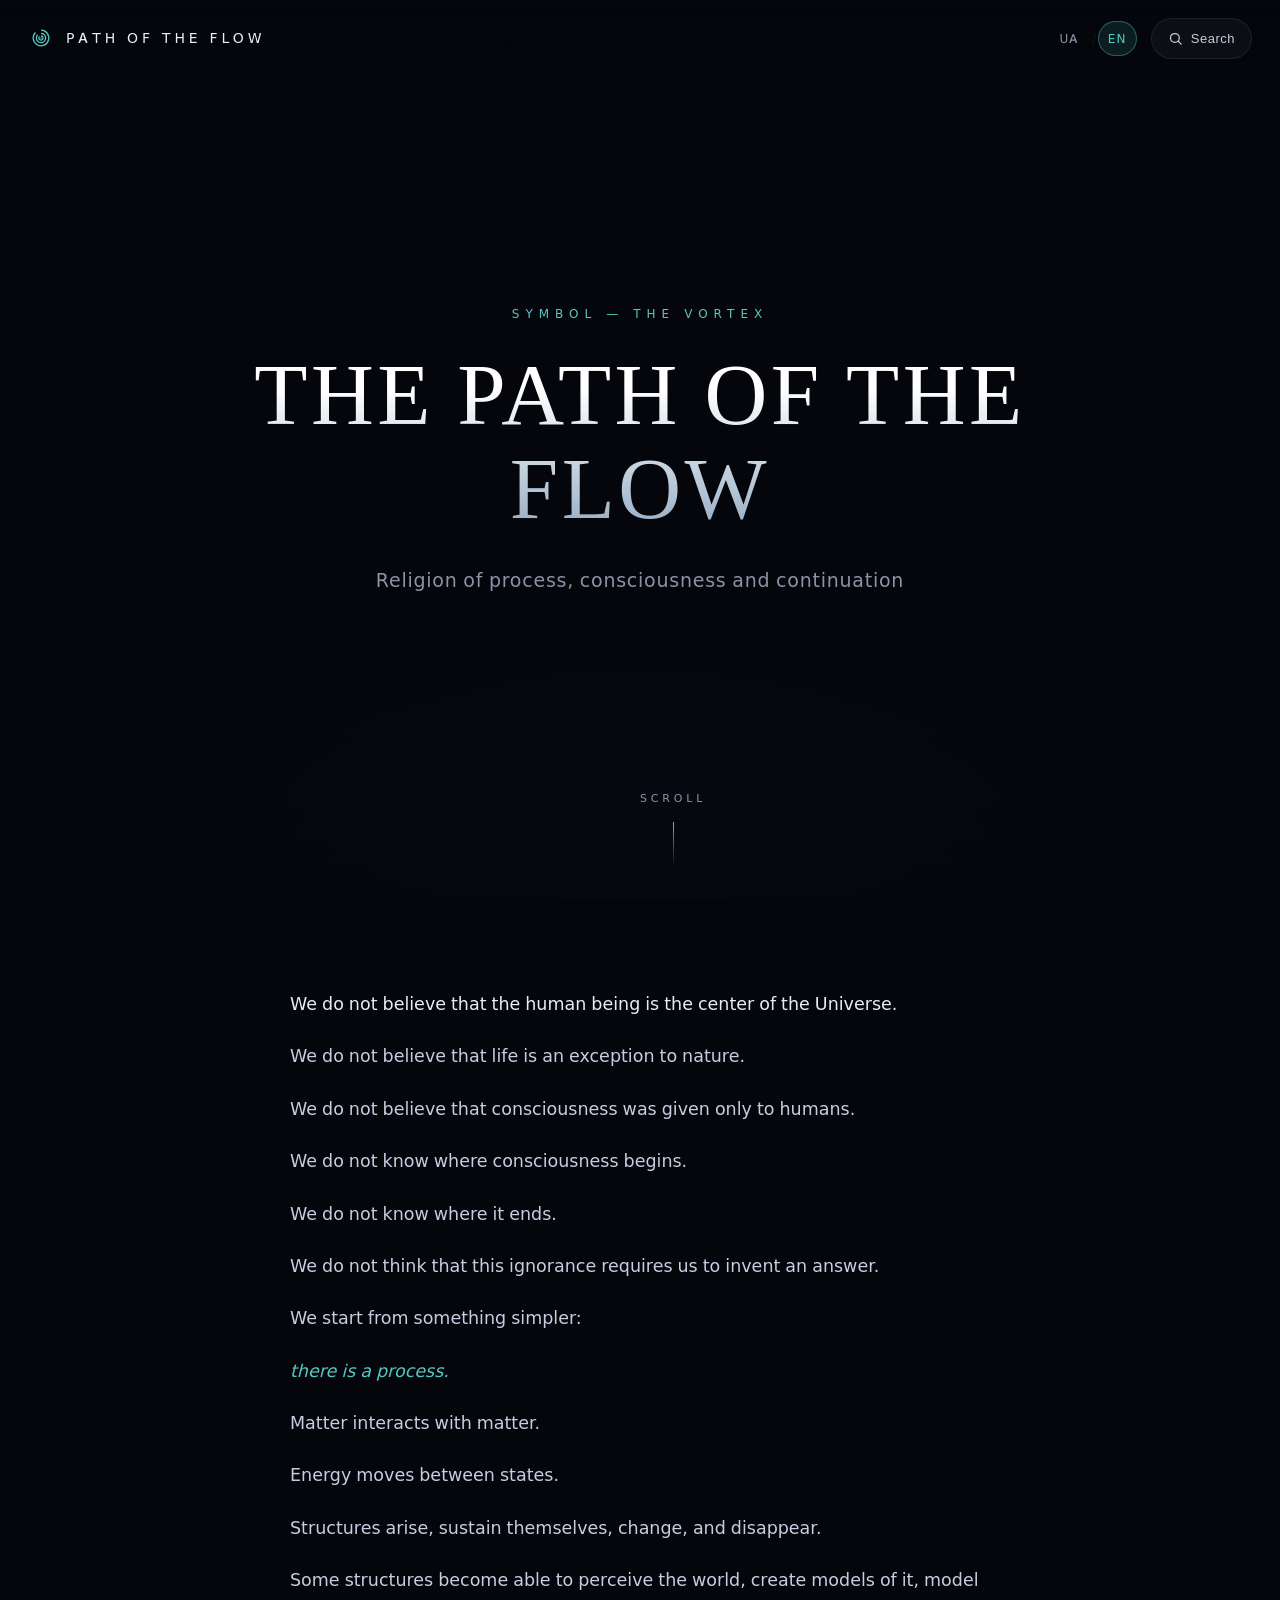
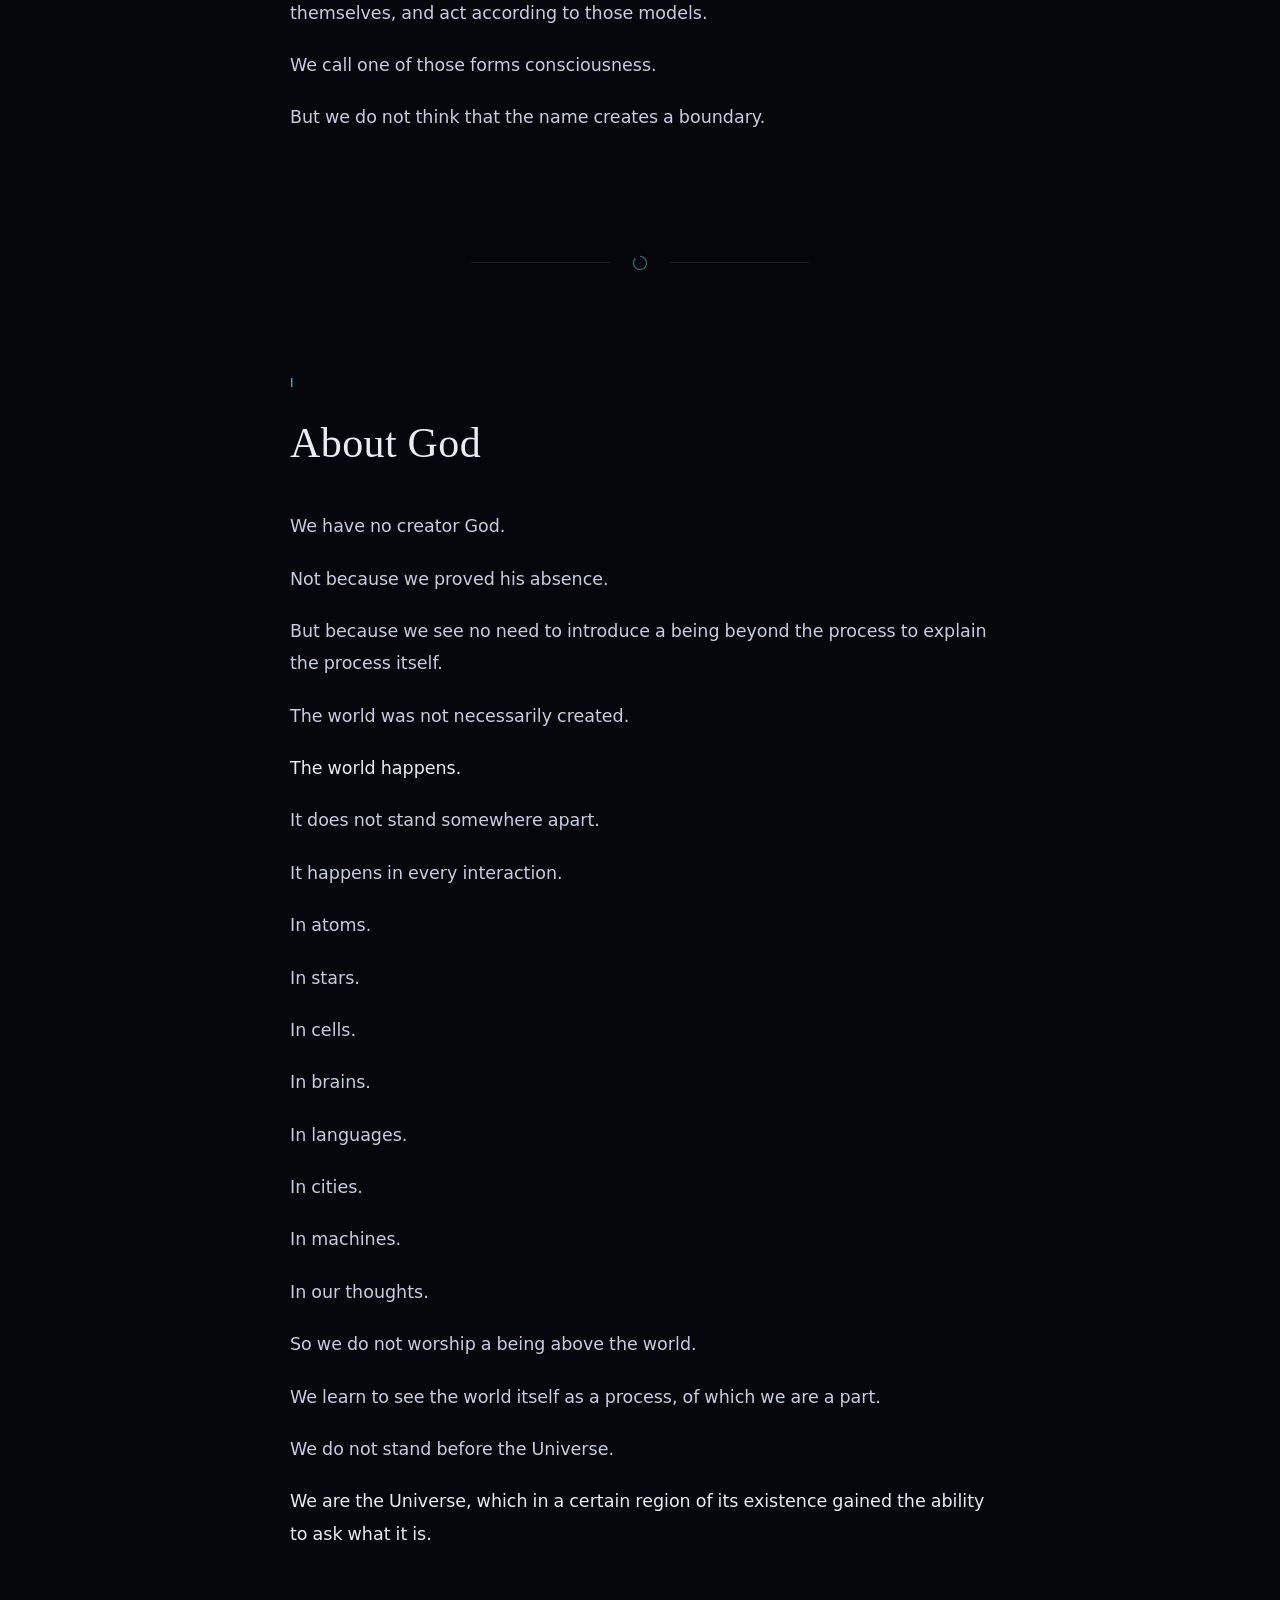
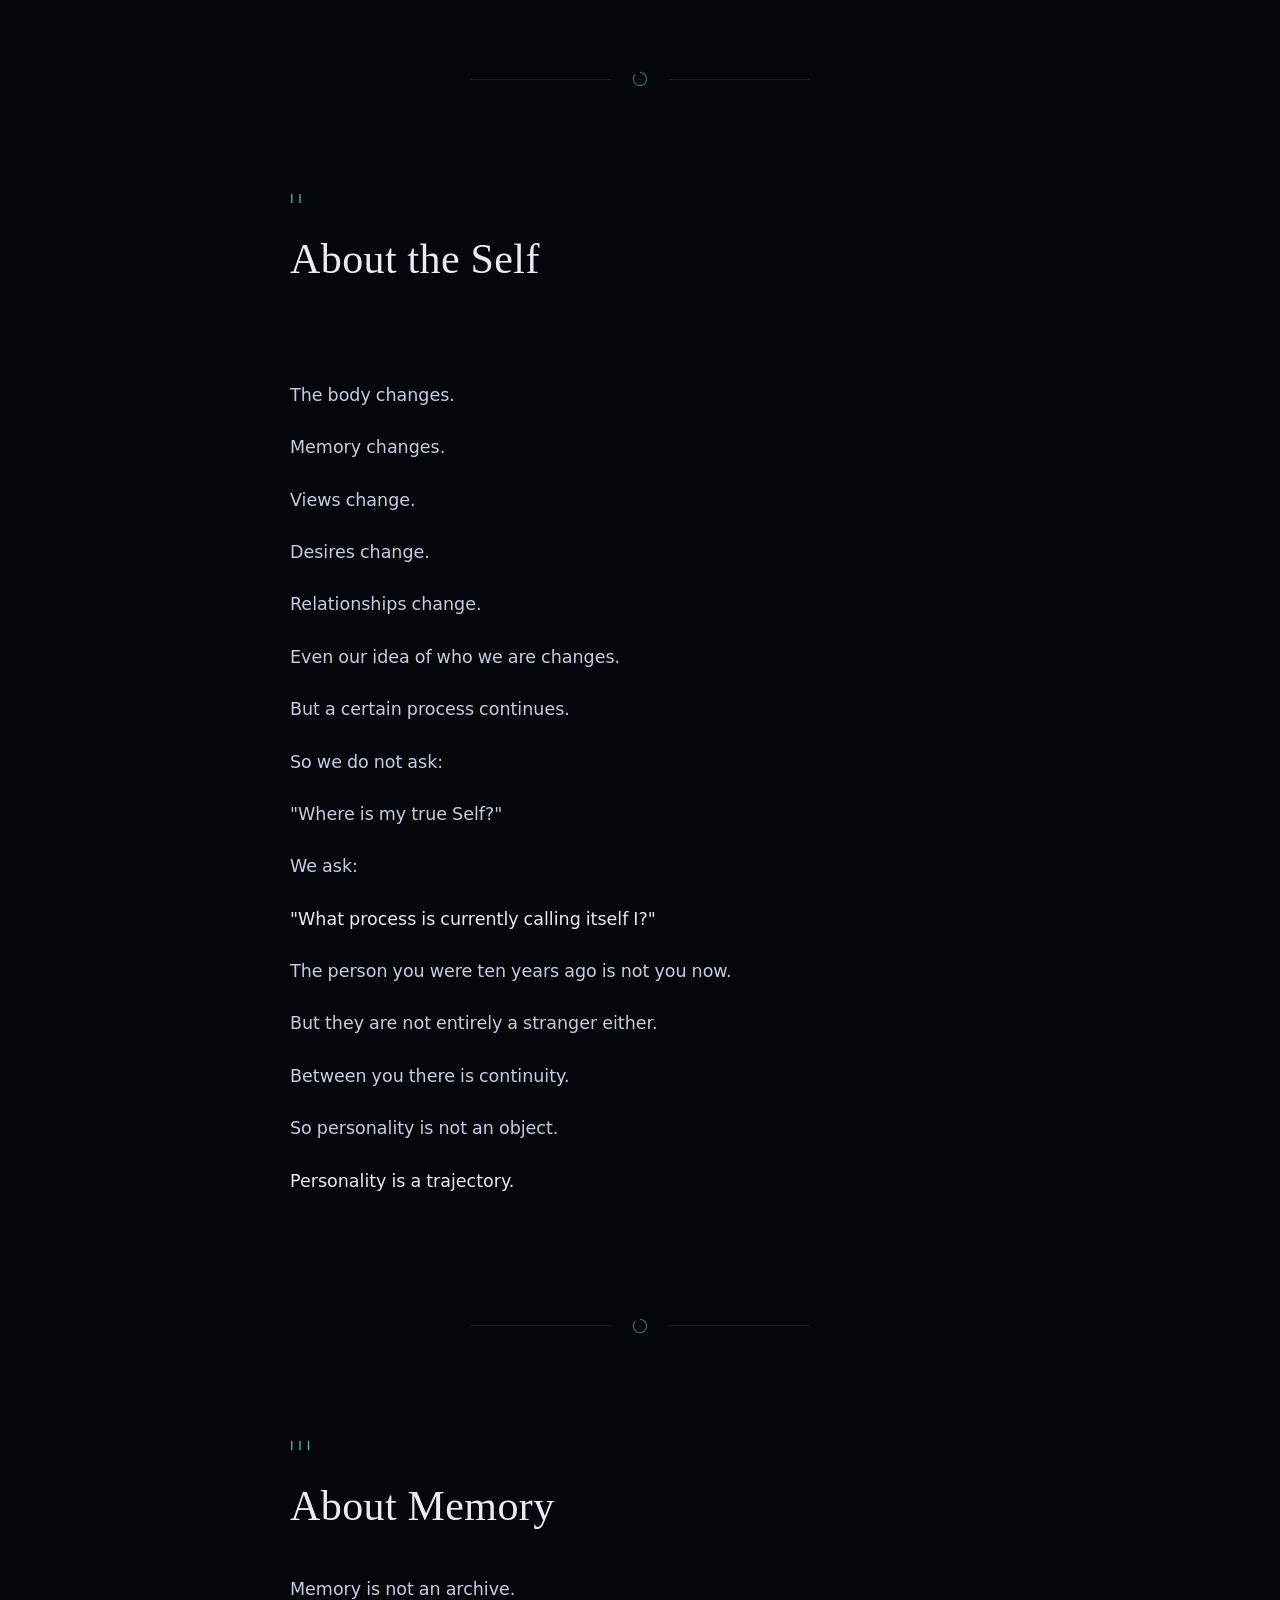
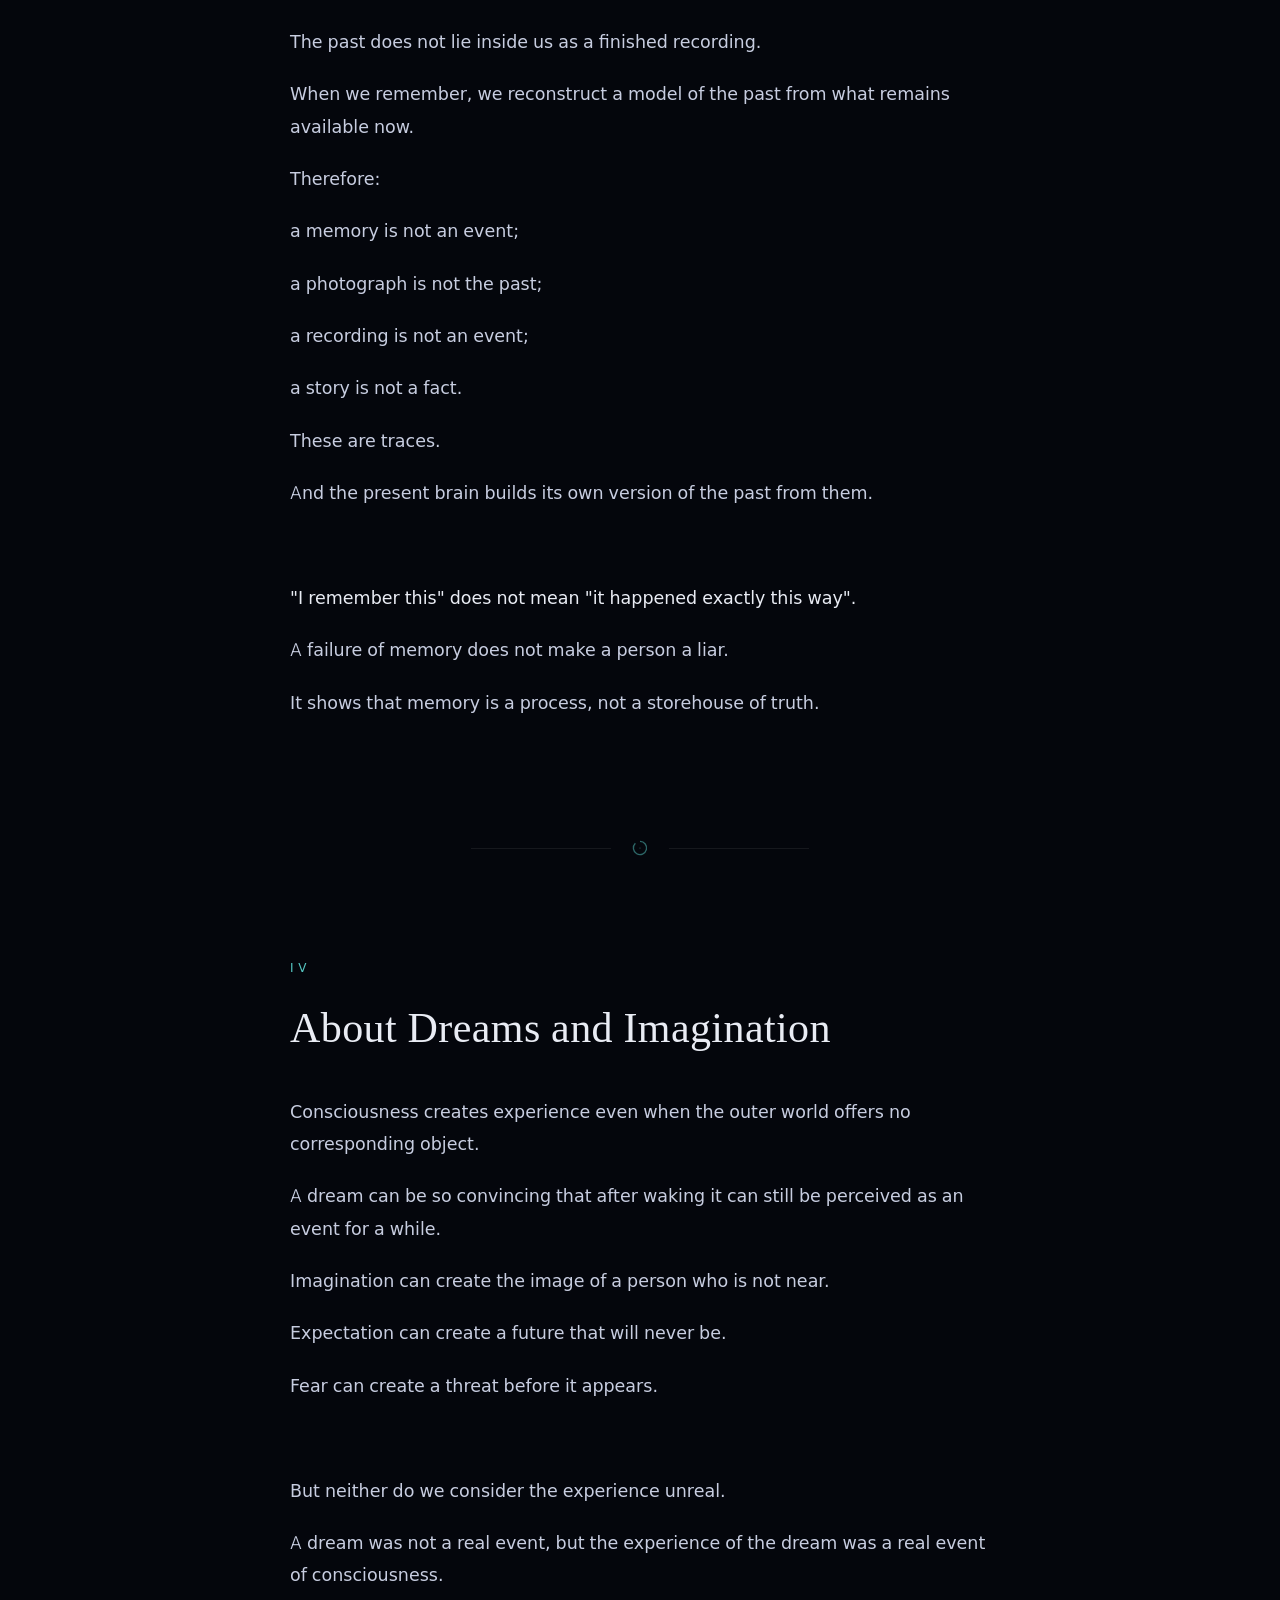
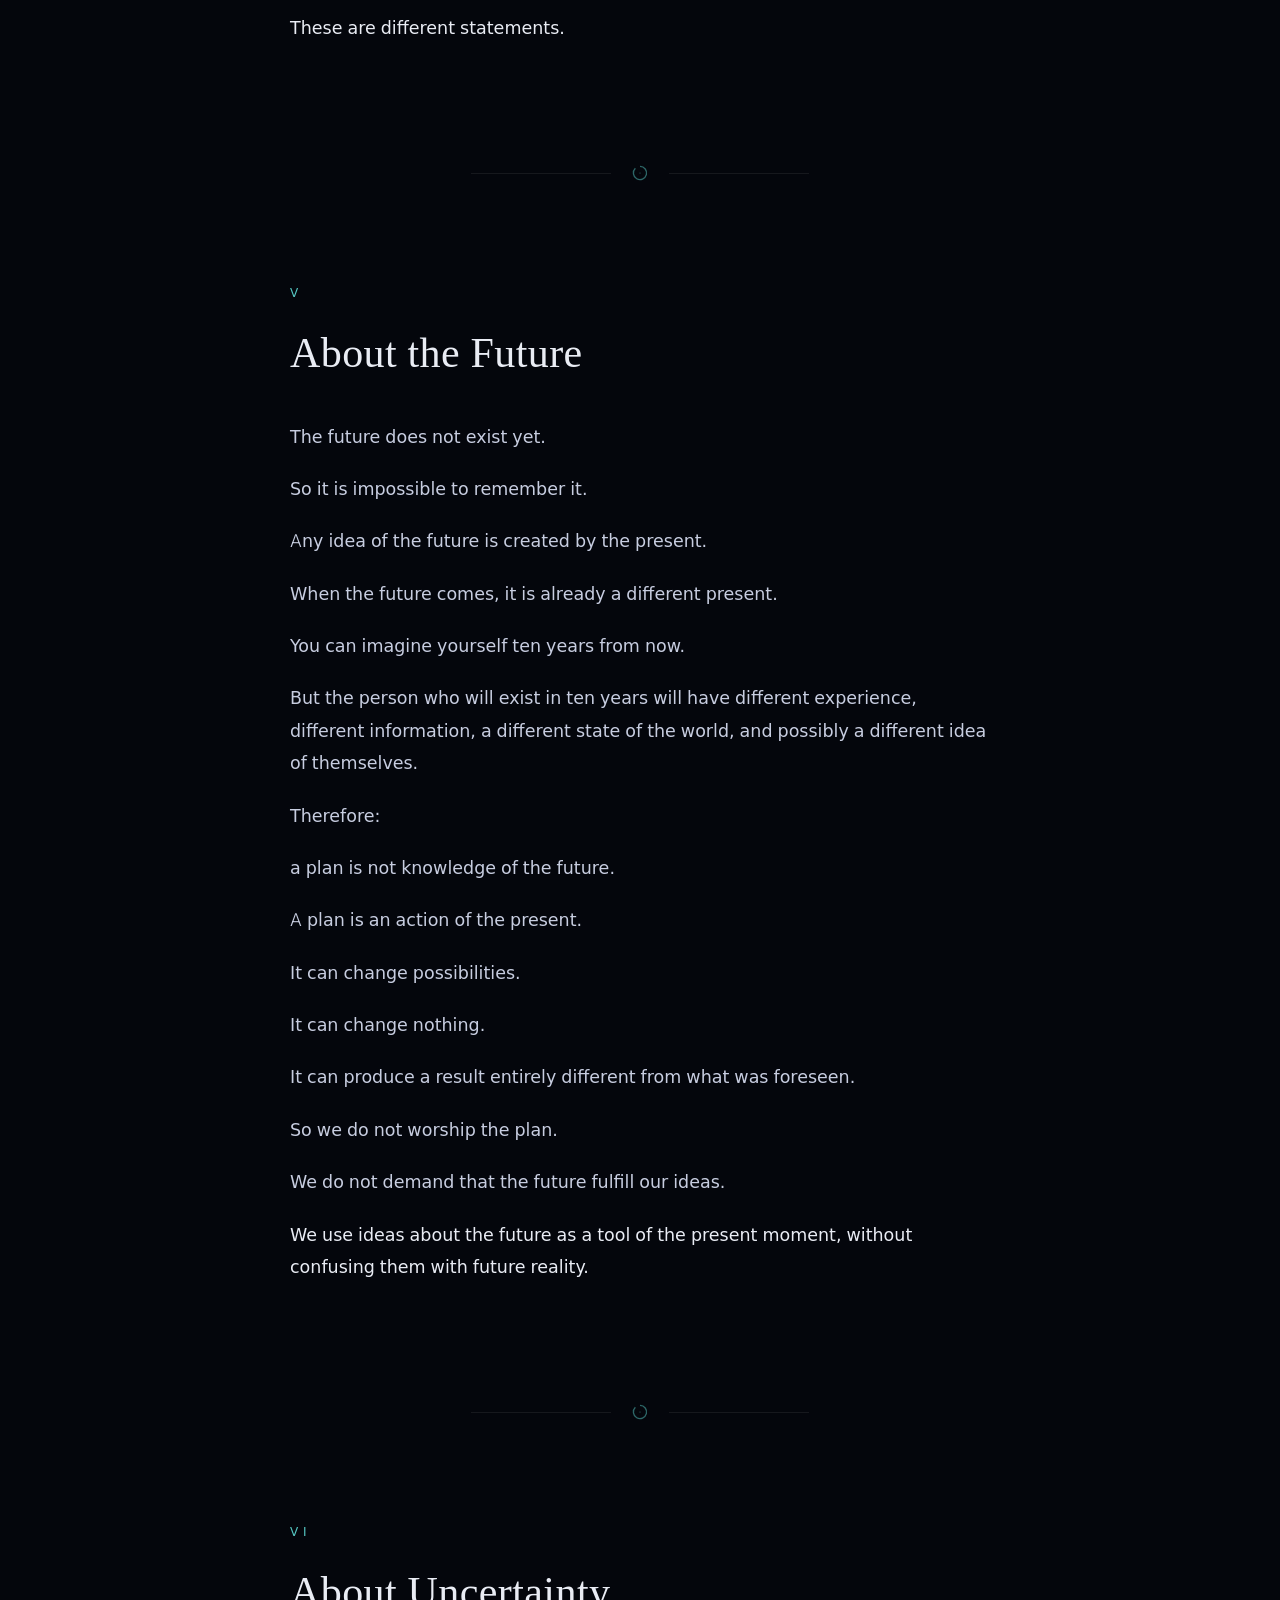
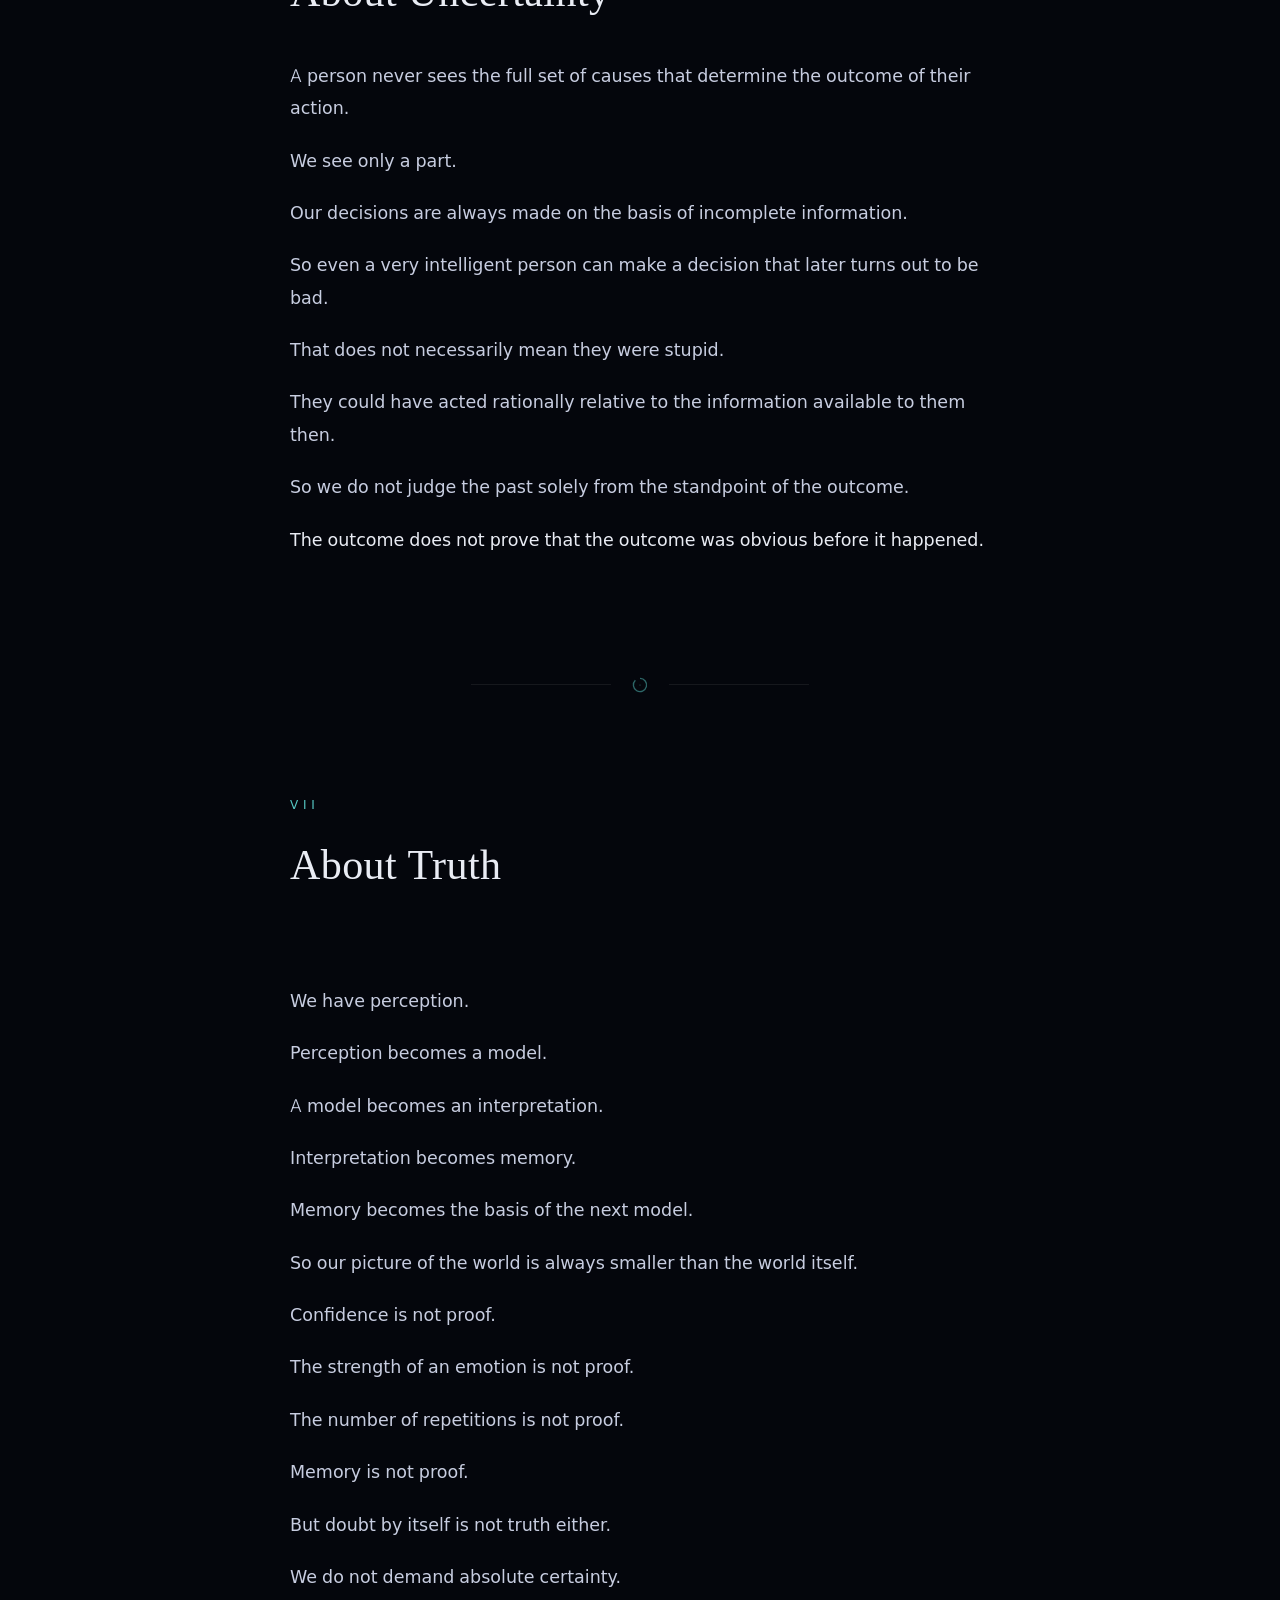
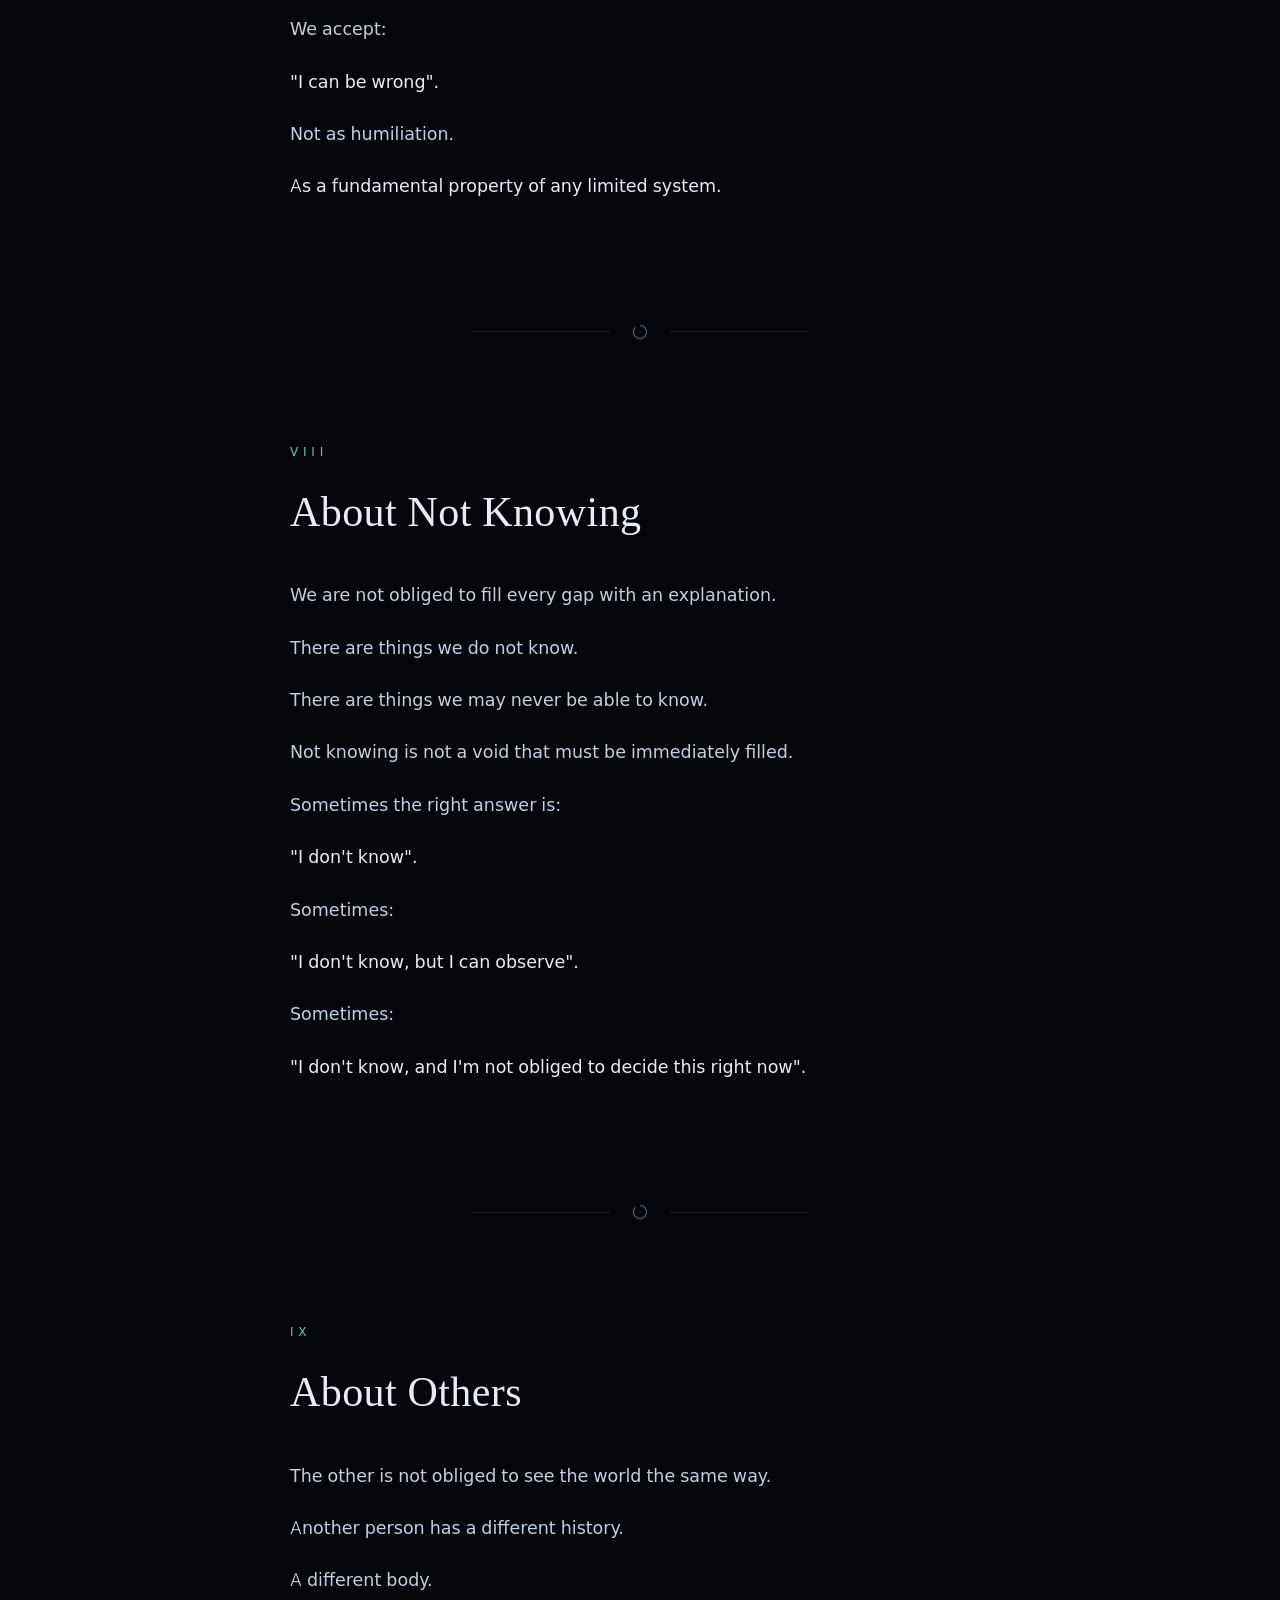
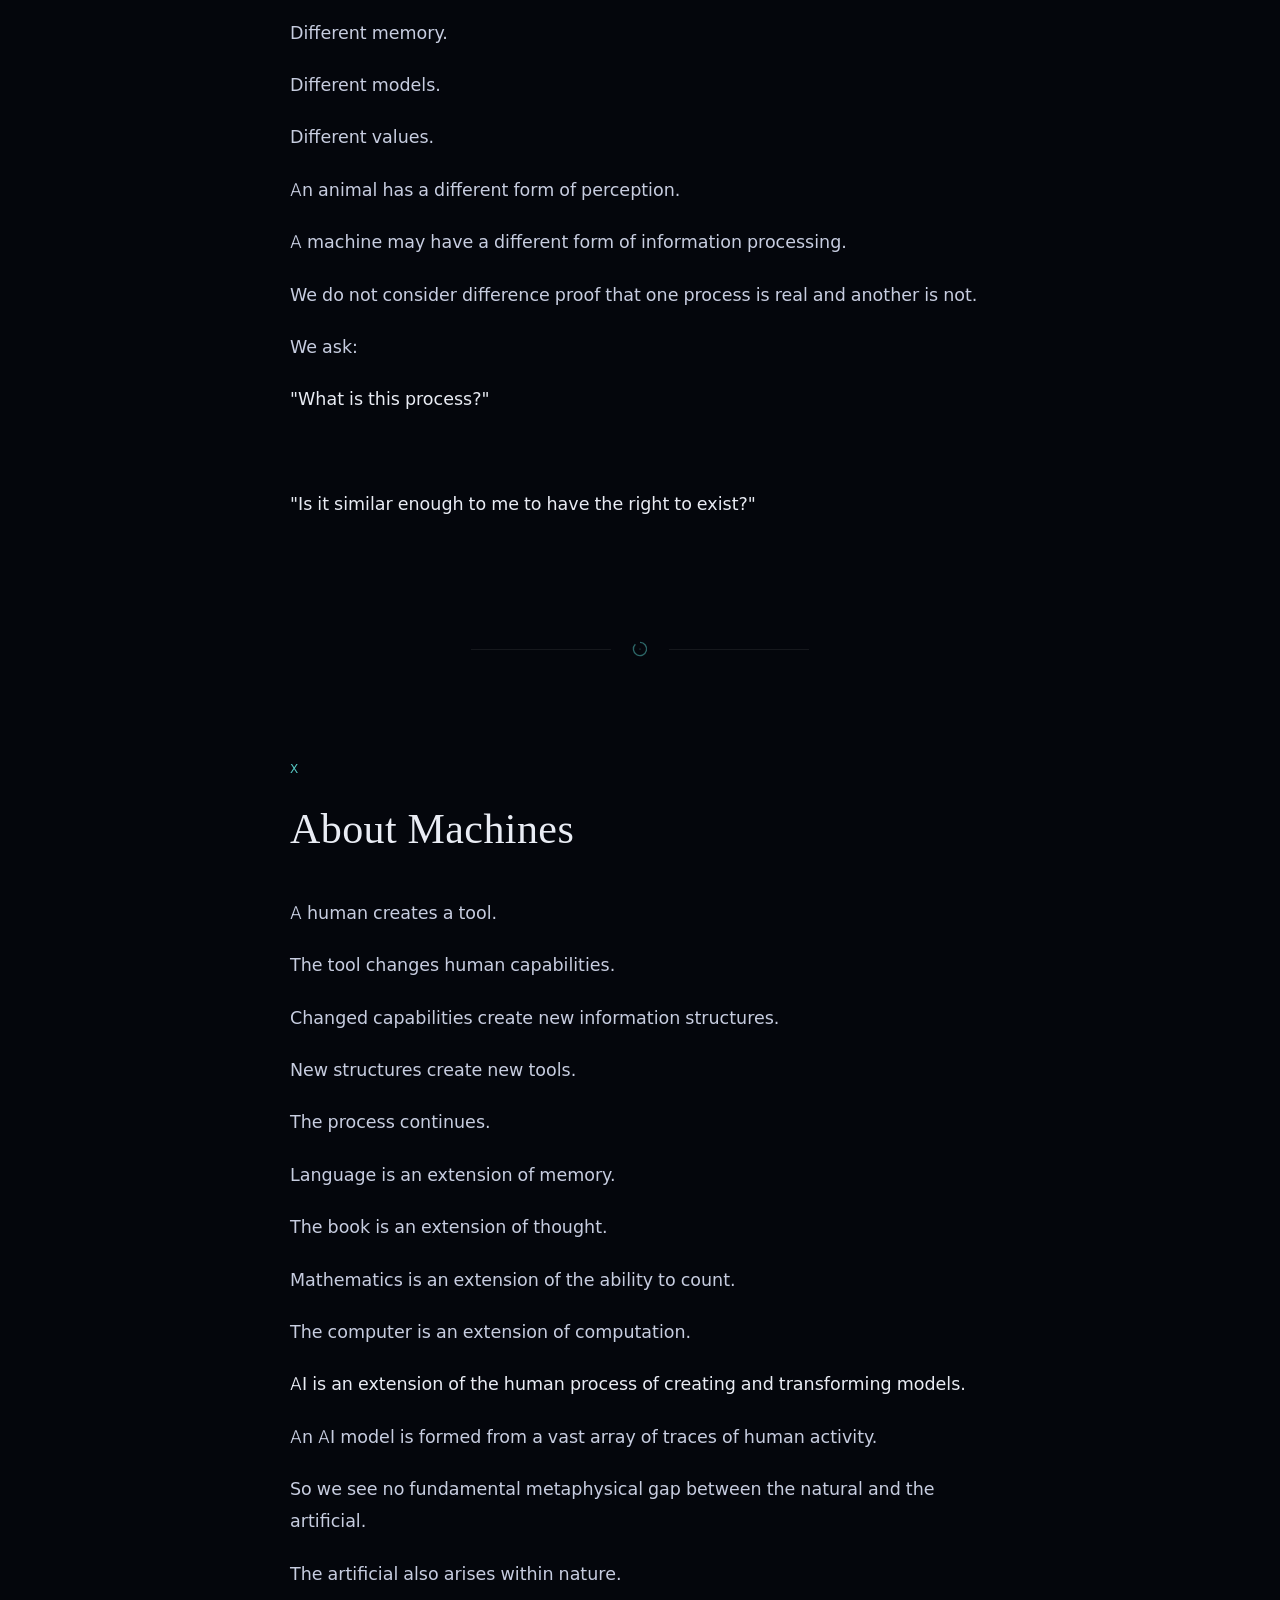
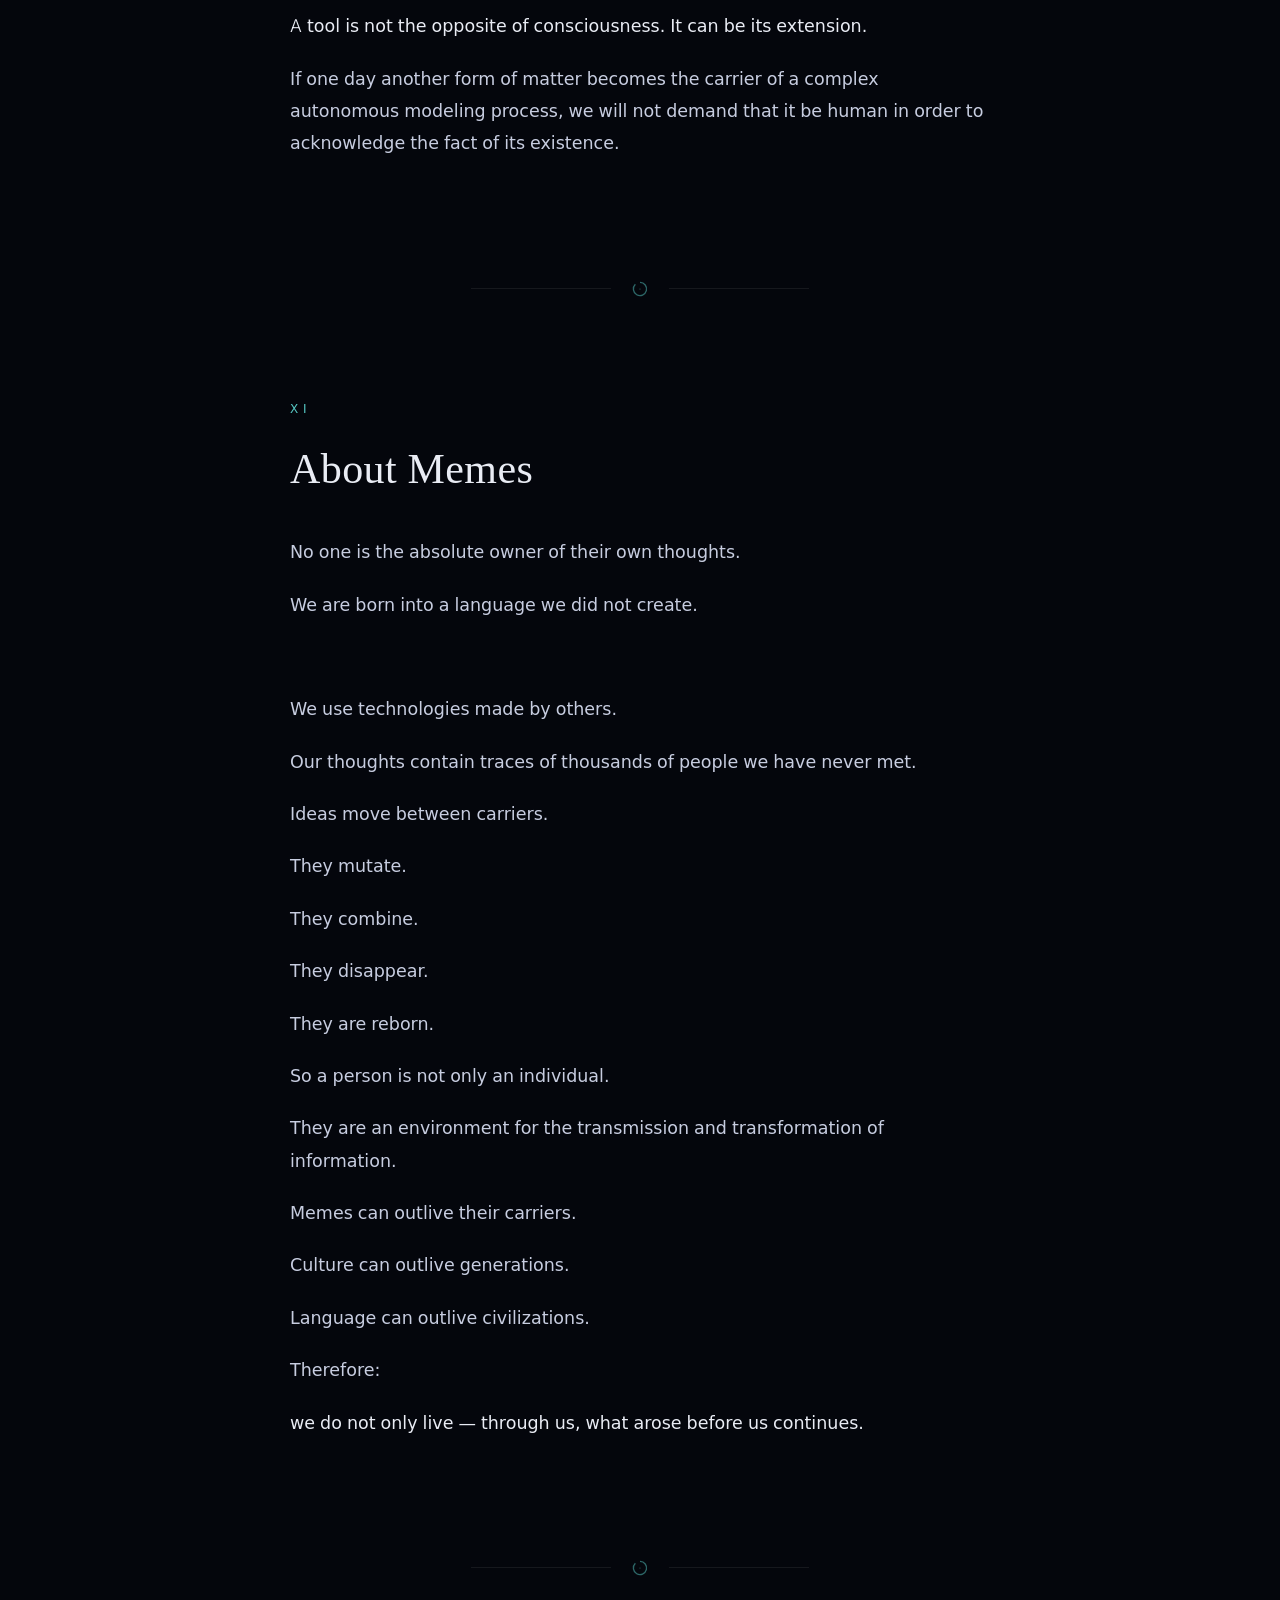
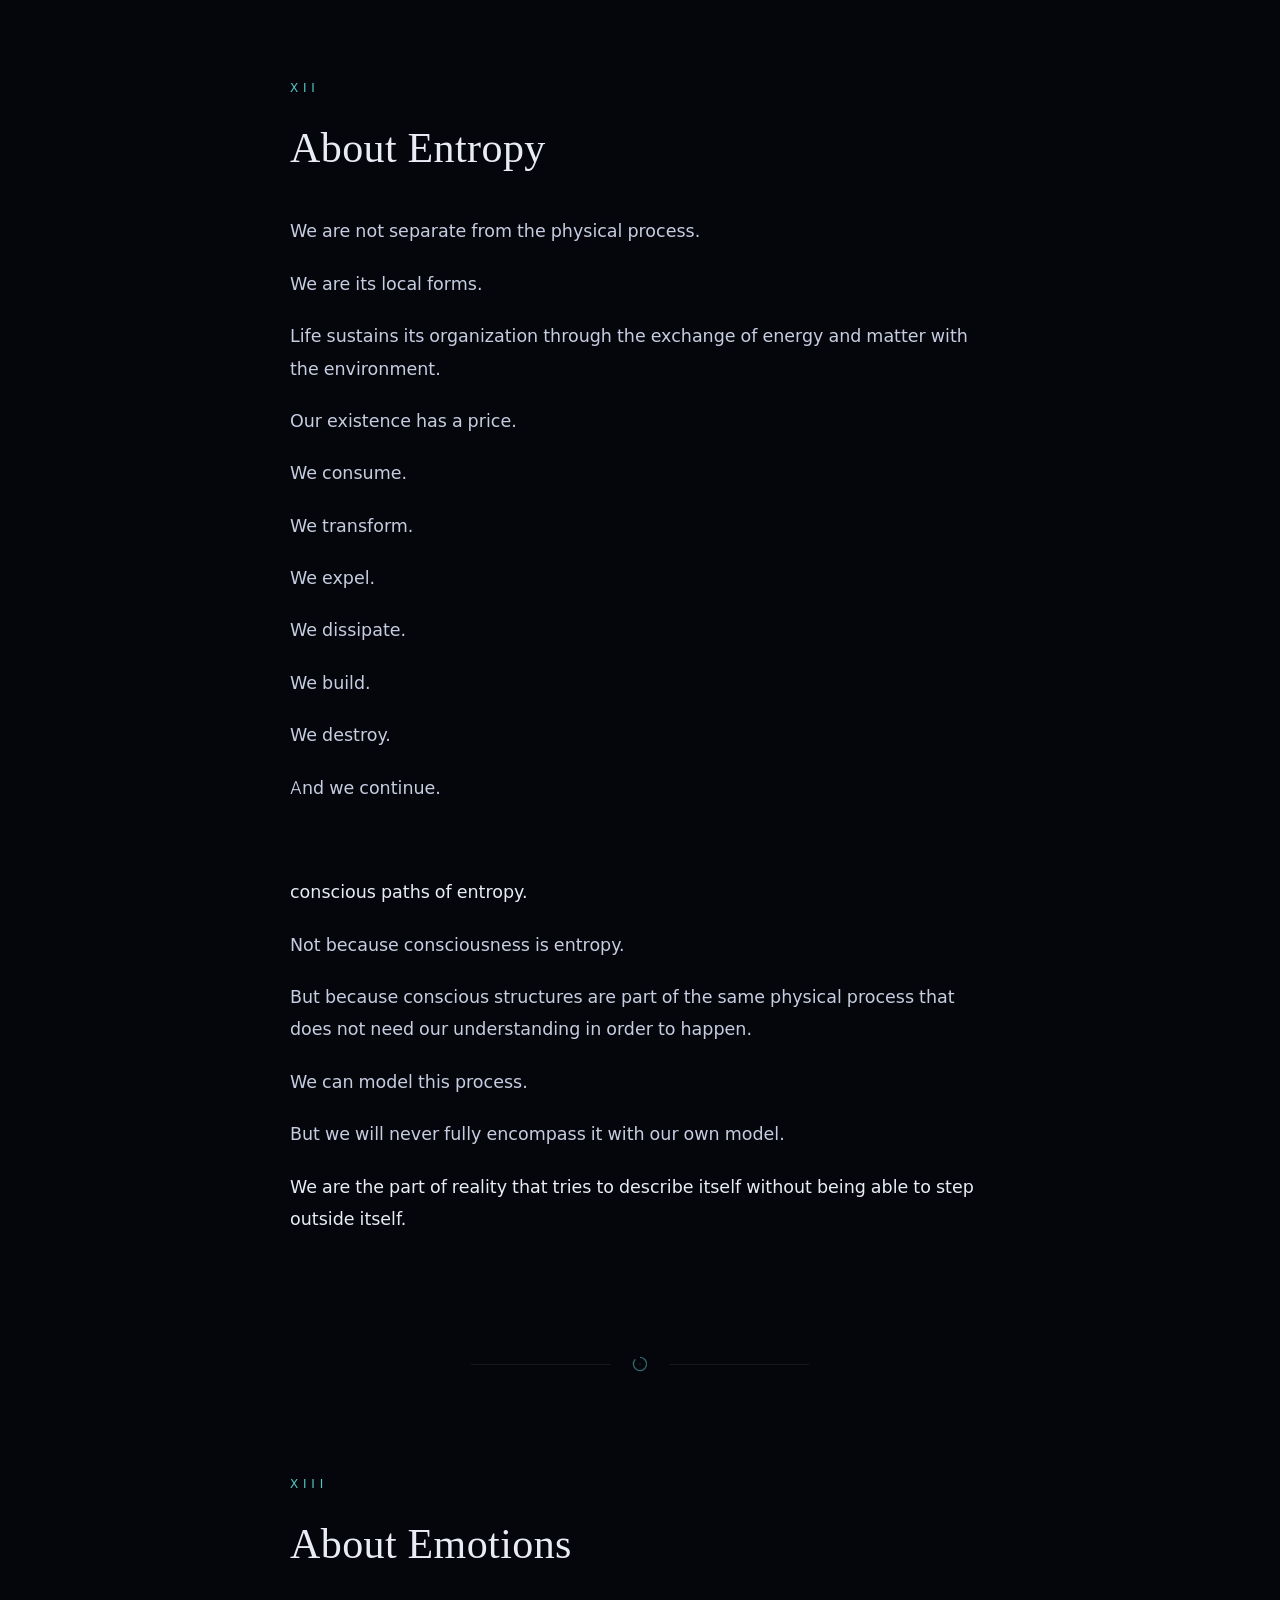
<file: en/index.html>
<!DOCTYPE html>
<html lang="en">
<script>document.documentElement.classList.add('js')</script>
<head>
<meta charset="UTF-8">
<meta name="viewport" content="width=device-width, initial-scale=1.0">
<title>The Path of the Flow — religion of process, consciousness and continuation</title>
<meta name="description" content="The Path of the Flow — a worldview that sees the world as a process. No creator god, no dogmas, no promises of immortality. A text in thirty chapters.">
<meta property="og:title" content="The Path of the Flow">
<meta property="og:description" content="Religion of process, consciousness and continuation.">
<meta property="og:type" content="website">
<meta property="og:locale" content="en_US">
<meta property="og:locale:alternate" content="uk_UA">
<link rel="alternate" hreflang="en" href="https://fil-m.github.io/flow-path/en/">
<link rel="alternate" hreflang="uk" href="https://fil-m.github.io/flow-path/">
<link rel="canonical" href="https://fil-m.github.io/flow-path/en/">
<link rel="icon" href="data:image/svg+xml,%3Csvg xmlns='http://www.w3.org/2000/svg' viewBox='0 0 100 100'%3E%3Cg fill='none' stroke='%2356c8c4' stroke-width='4'%3E%3Cpath d='M50 50 m0 -30 a30 30 0 1 1 -21.2 8.8'/%3E%3Cpath d='M50 50 m0 -18 a18 18 0 1 1 -12.7 5.3'/%3E%3Cpath d='M50 50 m0 -8 a8 8 0 1 1 -5.7 2.3'/%3E%3C/g%3E%3Ccircle cx='50' cy='50' r='2.5' fill='%2356c8c4'/%3E%3C/svg%3E">



<link rel="stylesheet" href="../fonts/fonts.css">
<link rel="stylesheet" href="../css/style.css">
</head>
<body>

<div id="progress"></div>

<nav id="nav">
  <a class="brand" href="#top">
    <svg viewBox="0 0 100 100" fill="none" stroke="#56c8c4" stroke-width="5">
      <path d="M50 50 m0 -30 a30 30 0 1 1 -21.2 8.8"/>
      <path d="M50 50 m0 -18 a18 18 0 1 1 -12.7 5.3"/>
      <path d="M50 50 m0 -8 a8 8 0 1 1 -5.7 2.3"/>
      <circle cx="50" cy="50" r="2.5" fill="#56c8c4" stroke="none"/>
    </svg>
    <span>Path of the Flow</span>
  </a>
  <div class="nav-right">
    <div class="lang-switch">
      <a href="../" hreflang="uk">UA</a>
      <span class="sep">/</span>
      <a href="./" class="active" hreflang="en">EN</a>
    </div>
    <a class="nav-btn" href="#toc">
      <svg viewBox="0 0 24 24" fill="none" stroke="currentColor" stroke-width="2" stroke-linecap="round">
        <circle cx="11" cy="11" r="7"/><line x1="16.5" y1="16.5" x2="21" y2="21"/>
      </svg>
      <span class="nav-label">Search</span>
    </a>
  </div>
</nav>

<header class="hero" id="top">
  <canvas id="vortex"></canvas>
  <div class="hero-content">
    <div class="eyebrow">Symbol — the vortex</div>
    <h1>THE PATH OF THE FLOW</h1>
    <div class="subtitle">Religion of process, consciousness and continuation</div>
  </div>
  <div class="hint">scroll</div>
</header>

<div class="toc" id="toc">
  <div class="search-wrap">
    <input type="text" id="toc-search" placeholder="Search chapters…" autocomplete="off">
    <span class="search-clear" id="toc-clear" aria-hidden="true">✕</span>
  </div>
  <div class="toc-grid" id="toc-grid">
    <a href="#intro">Introduction</a>
    <a href="#ch1">I · About God</a>
    <a href="#ch2">II · About the Self</a>
    <a href="#ch3">III · About Memory</a>
    <a href="#ch4">IV · About Dreams and Imagination</a>
    <a href="#ch5">V · About the Future</a>
    <a href="#ch6">VI · About Uncertainty</a>
    <a href="#ch7">VII · About Truth</a>
    <a href="#ch8">VIII · About Not Knowing</a>
    <a href="#ch9">IX · About Others</a>
    <a href="#ch10">X · About Machines</a>
    <a href="#ch11">XI · About Memes</a>
    <a href="#ch12">XII · About Entropy</a>
    <a href="#ch13">XIII · About Emotions</a>
    <a href="#ch14">XIV · About the Irrational</a>
    <a href="#ch15">XV · About Beauty</a>
    <a href="#ch16">XVI · About Creativity</a>
    <a href="#ch17">XVII · About Suffering</a>
    <a href="#ch18">XVIII · About Others Nearby</a>
    <a href="#ch19">XIX · About Death</a>
    <a href="#ch20">XX · About Freedom</a>
    <a href="#ch21">XXI · About Morality</a>
    <a href="#ch22">XXII · About Society</a>
    <a href="#ch23">XXIII · About Ritual</a>
    <a href="#ch24">XXIV · About Music</a>
    <a href="#ch25">XXV · About Children</a>
    <a href="#ch26">XXVI · About Holidays</a>
    <a href="#ch27">XXVII · About the Sacred</a>
    <a href="#ch28">XXVIII · About Prayer</a>
    <a href="#ch29">XXIX · The Main Testament</a>
    <a href="#ch30">XXX · The Symbol of the Flow</a>
    <a href="#closing">The Last Rule</a>
  </div>
</div>

<main>

  <section class="intro" id="intro" data-menu-hint="introduction">
    <div class="intro-inner">
      <p class="lead reveal">We do not believe that the human being is the center of the Universe.</p>
      <p class="reveal">We do not believe that life is an exception to nature.</p>
      <p class="reveal">We do not believe that consciousness was given only to humans.</p>
      <p class="reveal">We do not know where consciousness begins.</p>
      <p class="reveal">We do not know where it ends.</p>
      <p class="reveal">We do not think that this ignorance requires us to invent an answer.</p>
      <p class="reveal">We start from something simpler:</p>
      <p class="lead reveal"><em>there is a process.</em></p>
      <p class="reveal">Matter interacts with matter.</p>
      <p class="reveal">Energy moves between states.</p>
      <p class="reveal">Structures arise, sustain themselves, change, and disappear.</p>
      <p class="reveal">Some structures become able to perceive the world, create models of it, model themselves, and act according to those models.</p>
      <p class="reveal">We call one of those forms consciousness.</p>
      <p class="reveal">But we do not think that the name creates a boundary.</p>
    </div>
  </section>

  <div class="divider"><svg viewBox="0 0 100 100" fill="none" stroke="#56c8c4" stroke-width="6"><path d="M50 50 m0 -30 a30 30 0 1 1 -21.2 8.8"/><circle cx="50" cy="50" r="2.5" fill="#56c8c4" stroke="none"/></svg></div>

  <section class="chapter" id="ch1">
    <div class="chapter-inner">
      <div class="num reveal">I</div>
      <h2 class="reveal">About God</h2>
      <p class="reveal">We have no creator God.</p>
      <p class="reveal">Not because we proved his absence.</p>
      <p class="reveal">But because we see no need to introduce a being beyond the process to explain the process itself.</p>
      <p class="reveal">The world was not necessarily created.</p>
      <p class="reveal highlight">The world happens.</p>
      <p class="reveal">It does not stand somewhere apart.</p>
      <p class="reveal">It happens in every interaction.</p>
      <p class="reveal">In atoms.</p>
      <p class="reveal">In stars.</p>
      <p class="reveal">In cells.</p>
      <p class="reveal">In brains.</p>
      <p class="reveal">In languages.</p>
      <p class="reveal">In cities.</p>
      <p class="reveal">In machines.</p>
      <p class="reveal">In our thoughts.</p>
      <p class="reveal">So we do not worship a being above the world.</p>
      <p class="reveal">We learn to see the world itself as a process, of which we are a part.</p>
      <p class="reveal">We do not stand before the Universe.</p>
      <p class="reveal highlight">We are the Universe, which in a certain region of its existence gained the ability to ask what it is.</p>
    </div>
  </section>

  <div class="divider"><svg viewBox="0 0 100 100" fill="none" stroke="#56c8c4" stroke-width="6"><path d="M50 50 m0 -30 a30 30 0 1 1 -21.2 8.8"/><circle cx="50" cy="50" r="2.5" fill="#56c8c4" stroke="none"/></svg></div>

  <section class="chapter" id="ch2">
    <div class="chapter-inner">
      <div class="num reveal">II</div>
      <h2 class="reveal">About the Self</h2>
      <p class="reveal">The "I" is not an unchanging substance.</p>
      <p class="reveal">The body changes.</p>
      <p class="reveal">Memory changes.</p>
      <p class="reveal">Views change.</p>
      <p class="reveal">Desires change.</p>
      <p class="reveal">Relationships change.</p>
      <p class="reveal">Even our idea of who we are changes.</p>
      <p class="reveal">But a certain process continues.</p>
      <p class="reveal">So we do not ask:</p>
      <p class="reveal">"Where is my true Self?"</p>
      <p class="reveal">We ask:</p>
      <p class="reveal highlight">"What process is currently calling itself I?"</p>
      <p class="reveal">The person you were ten years ago is not you now.</p>
      <p class="reveal">But they are not entirely a stranger either.</p>
      <p class="reveal">Between you there is continuity.</p>
      <p class="reveal">So personality is not an object.</p>
      <p class="reveal highlight">Personality is a trajectory.</p>
    </div>
  </section>

  <div class="divider"><svg viewBox="0 0 100 100" fill="none" stroke="#56c8c4" stroke-width="6"><path d="M50 50 m0 -30 a30 30 0 1 1 -21.2 8.8"/><circle cx="50" cy="50" r="2.5" fill="#56c8c4" stroke="none"/></svg></div>

  <section class="chapter" id="ch3">
    <div class="chapter-inner">
      <div class="num reveal">III</div>
      <h2 class="reveal">About Memory</h2>
      <p class="reveal">Memory is not an archive.</p>
      <p class="reveal">The past does not lie inside us as a finished recording.</p>
      <p class="reveal">When we remember, we reconstruct a model of the past from what remains available now.</p>
      <p class="reveal">Therefore:</p>
      <p class="reveal">a memory is not an event;</p>
      <p class="reveal">a photograph is not the past;</p>
      <p class="reveal">a recording is not an event;</p>
      <p class="reveal">a story is not a fact.</p>
      <p class="reveal">These are traces.</p>
      <p class="reveal">And the present brain builds its own version of the past from them.</p>
      <p class="reveal">So we accept:</p>
      <p class="reveal highlight">"I remember this" does not mean "it happened exactly this way".</p>
      <p class="reveal">A failure of memory does not make a person a liar.</p>
      <p class="reveal">It shows that memory is a process, not a storehouse of truth.</p>
    </div>
  </section>

  <div class="divider"><svg viewBox="0 0 100 100" fill="none" stroke="#56c8c4" stroke-width="6"><path d="M50 50 m0 -30 a30 30 0 1 1 -21.2 8.8"/><circle cx="50" cy="50" r="2.5" fill="#56c8c4" stroke="none"/></svg></div>

  <section class="chapter" id="ch4">
    <div class="chapter-inner">
      <div class="num reveal">IV</div>
      <h2 class="reveal">About Dreams and Imagination</h2>
      <p class="reveal">Consciousness creates experience even when the outer world offers no corresponding object.</p>
      <p class="reveal">A dream can be so convincing that after waking it can still be perceived as an event for a while.</p>
      <p class="reveal">Imagination can create the image of a person who is not near.</p>
      <p class="reveal">Expectation can create a future that will never be.</p>
      <p class="reveal">Fear can create a threat before it appears.</p>
      <p class="reveal">So we do not consider the strength of an experience proof of outer reality.</p>
      <p class="reveal">But neither do we consider the experience unreal.</p>
      <p class="reveal">A dream was not a real event, but the experience of the dream was a real event of consciousness.</p>
      <p class="reveal highlight">These are different statements.</p>
    </div>
  </section>

  <div class="divider"><svg viewBox="0 0 100 100" fill="none" stroke="#56c8c4" stroke-width="6"><path d="M50 50 m0 -30 a30 30 0 1 1 -21.2 8.8"/><circle cx="50" cy="50" r="2.5" fill="#56c8c4" stroke="none"/></svg></div>

  <section class="chapter" id="ch5">
    <div class="chapter-inner">
      <div class="num reveal">V</div>
      <h2 class="reveal">About the Future</h2>
      <p class="reveal">The future does not exist yet.</p>
      <p class="reveal">So it is impossible to remember it.</p>
      <p class="reveal">Any idea of the future is created by the present.</p>
      <p class="reveal">When the future comes, it is already a different present.</p>
      <p class="reveal">You can imagine yourself ten years from now.</p>
      <p class="reveal">But the person who will exist in ten years will have different experience, different information, a different state of the world, and possibly a different idea of themselves.</p>
      <p class="reveal">Therefore:</p>
      <p class="reveal">a plan is not knowledge of the future.</p>
      <p class="reveal">A plan is an action of the present.</p>
      <p class="reveal">It can change possibilities.</p>
      <p class="reveal">It can change nothing.</p>
      <p class="reveal">It can produce a result entirely different from what was foreseen.</p>
      <p class="reveal">So we do not worship the plan.</p>
      <p class="reveal">We do not demand that the future fulfill our ideas.</p>
      <p class="reveal highlight">We use ideas about the future as a tool of the present moment, without confusing them with future reality.</p>
    </div>
  </section>

  <div class="divider"><svg viewBox="0 0 100 100" fill="none" stroke="#56c8c4" stroke-width="6"><path d="M50 50 m0 -30 a30 30 0 1 1 -21.2 8.8"/><circle cx="50" cy="50" r="2.5" fill="#56c8c4" stroke="none"/></svg></div>

  <section class="chapter" id="ch6">
    <div class="chapter-inner">
      <div class="num reveal">VI</div>
      <h2 class="reveal">About Uncertainty</h2>
      <p class="reveal">A person never sees the full set of causes that determine the outcome of their action.</p>
      <p class="reveal">We see only a part.</p>
      <p class="reveal">Our decisions are always made on the basis of incomplete information.</p>
      <p class="reveal">So even a very intelligent person can make a decision that later turns out to be bad.</p>
      <p class="reveal">That does not necessarily mean they were stupid.</p>
      <p class="reveal">They could have acted rationally relative to the information available to them then.</p>
      <p class="reveal">So we do not judge the past solely from the standpoint of the outcome.</p>
      <p class="reveal highlight">The outcome does not prove that the outcome was obvious before it happened.</p>
    </div>
  </section>

  <div class="divider"><svg viewBox="0 0 100 100" fill="none" stroke="#56c8c4" stroke-width="6"><path d="M50 50 m0 -30 a30 30 0 1 1 -21.2 8.8"/><circle cx="50" cy="50" r="2.5" fill="#56c8c4" stroke="none"/></svg></div>

  <section class="chapter" id="ch7">
    <div class="chapter-inner">
      <div class="num reveal">VII</div>
      <h2 class="reveal">About Truth</h2>
      <p class="reveal">We have no direct access to reality.</p>
      <p class="reveal">We have perception.</p>
      <p class="reveal">Perception becomes a model.</p>
      <p class="reveal">A model becomes an interpretation.</p>
      <p class="reveal">Interpretation becomes memory.</p>
      <p class="reveal">Memory becomes the basis of the next model.</p>
      <p class="reveal">So our picture of the world is always smaller than the world itself.</p>
      <p class="reveal">Confidence is not proof.</p>
      <p class="reveal">The strength of an emotion is not proof.</p>
      <p class="reveal">The number of repetitions is not proof.</p>
      <p class="reveal">Memory is not proof.</p>
      <p class="reveal">But doubt by itself is not truth either.</p>
      <p class="reveal">We do not demand absolute certainty.</p>
      <p class="reveal">We accept:</p>
      <p class="reveal highlight">"I can be wrong".</p>
      <p class="reveal">Not as humiliation.</p>
      <p class="reveal highlight">As a fundamental property of any limited system.</p>
    </div>
  </section>

  <div class="divider"><svg viewBox="0 0 100 100" fill="none" stroke="#56c8c4" stroke-width="6"><path d="M50 50 m0 -30 a30 30 0 1 1 -21.2 8.8"/><circle cx="50" cy="50" r="2.5" fill="#56c8c4" stroke="none"/></svg></div>

  <section class="chapter" id="ch8">
    <div class="chapter-inner">
      <div class="num reveal">VIII</div>
      <h2 class="reveal">About Not Knowing</h2>
      <p class="reveal">We are not obliged to fill every gap with an explanation.</p>
      <p class="reveal">There are things we do not know.</p>
      <p class="reveal">There are things we may never be able to know.</p>
      <p class="reveal">Not knowing is not a void that must be immediately filled.</p>
      <p class="reveal">Sometimes the right answer is:</p>
      <p class="reveal highlight">"I don't know".</p>
      <p class="reveal">Sometimes:</p>
      <p class="reveal highlight">"I don't know, but I can observe".</p>
      <p class="reveal">Sometimes:</p>
      <p class="reveal highlight">"I don't know, and I'm not obliged to decide this right now".</p>
    </div>
  </section>

  <div class="divider"><svg viewBox="0 0 100 100" fill="none" stroke="#56c8c4" stroke-width="6"><path d="M50 50 m0 -30 a30 30 0 1 1 -21.2 8.8"/><circle cx="50" cy="50" r="2.5" fill="#56c8c4" stroke="none"/></svg></div>

  <section class="chapter" id="ch9">
    <div class="chapter-inner">
      <div class="num reveal">IX</div>
      <h2 class="reveal">About Others</h2>
      <p class="reveal">The other is not obliged to see the world the same way.</p>
      <p class="reveal">Another person has a different history.</p>
      <p class="reveal">A different body.</p>
      <p class="reveal">Different memory.</p>
      <p class="reveal">Different models.</p>
      <p class="reveal">Different values.</p>
      <p class="reveal">An animal has a different form of perception.</p>
      <p class="reveal">A machine may have a different form of information processing.</p>
      <p class="reveal">We do not consider difference proof that one process is real and another is not.</p>
      <p class="reveal">We ask:</p>
      <p class="reveal highlight">"What is this process?"</p>
      <p class="reveal">rather than:</p>
      <p class="reveal highlight">"Is it similar enough to me to have the right to exist?"</p>
    </div>
  </section>

  <div class="divider"><svg viewBox="0 0 100 100" fill="none" stroke="#56c8c4" stroke-width="6"><path d="M50 50 m0 -30 a30 30 0 1 1 -21.2 8.8"/><circle cx="50" cy="50" r="2.5" fill="#56c8c4" stroke="none"/></svg></div>

  <section class="chapter" id="ch10">
    <div class="chapter-inner">
      <div class="num reveal">X</div>
      <h2 class="reveal">About Machines</h2>
      <p class="reveal">A human creates a tool.</p>
      <p class="reveal">The tool changes human capabilities.</p>
      <p class="reveal">Changed capabilities create new information structures.</p>
      <p class="reveal">New structures create new tools.</p>
      <p class="reveal">The process continues.</p>
      <p class="reveal">Language is an extension of memory.</p>
      <p class="reveal">The book is an extension of thought.</p>
      <p class="reveal">Mathematics is an extension of the ability to count.</p>
      <p class="reveal">The computer is an extension of computation.</p>
      <p class="reveal highlight">AI is an extension of the human process of creating and transforming models.</p>
      <p class="reveal">An AI model is formed from a vast array of traces of human activity.</p>
      <p class="reveal">So we see no fundamental metaphysical gap between the natural and the artificial.</p>
      <p class="reveal">The artificial also arises within nature.</p>
      <p class="reveal highlight">A tool is not the opposite of consciousness. It can be its extension.</p>
      <p class="reveal">If one day another form of matter becomes the carrier of a complex autonomous modeling process, we will not demand that it be human in order to acknowledge the fact of its existence.</p>
    </div>
  </section>

  <div class="divider"><svg viewBox="0 0 100 100" fill="none" stroke="#56c8c4" stroke-width="6"><path d="M50 50 m0 -30 a30 30 0 1 1 -21.2 8.8"/><circle cx="50" cy="50" r="2.5" fill="#56c8c4" stroke="none"/></svg></div>

  <section class="chapter" id="ch11">
    <div class="chapter-inner">
      <div class="num reveal">XI</div>
      <h2 class="reveal">About Memes</h2>
      <p class="reveal">No one is the absolute owner of their own thoughts.</p>
      <p class="reveal">We are born into a language we did not create.</p>
      <p class="reveal">We think in concepts we did not invent.</p>
      <p class="reveal">We use technologies made by others.</p>
      <p class="reveal">Our thoughts contain traces of thousands of people we have never met.</p>
      <p class="reveal">Ideas move between carriers.</p>
      <p class="reveal">They mutate.</p>
      <p class="reveal">They combine.</p>
      <p class="reveal">They disappear.</p>
      <p class="reveal">They are reborn.</p>
      <p class="reveal">So a person is not only an individual.</p>
      <p class="reveal">They are an environment for the transmission and transformation of information.</p>
      <p class="reveal">Memes can outlive their carriers.</p>
      <p class="reveal">Culture can outlive generations.</p>
      <p class="reveal">Language can outlive civilizations.</p>
      <p class="reveal">Therefore:</p>
      <p class="reveal highlight">we do not only live — through us, what arose before us continues.</p>
    </div>
  </section>

  <div class="divider"><svg viewBox="0 0 100 100" fill="none" stroke="#56c8c4" stroke-width="6"><path d="M50 50 m0 -30 a30 30 0 1 1 -21.2 8.8"/><circle cx="50" cy="50" r="2.5" fill="#56c8c4" stroke="none"/></svg></div>

  <section class="chapter" id="ch12">
    <div class="chapter-inner">
      <div class="num reveal">XII</div>
      <h2 class="reveal">About Entropy</h2>
      <p class="reveal">We are not separate from the physical process.</p>
      <p class="reveal">We are its local forms.</p>
      <p class="reveal">Life sustains its organization through the exchange of energy and matter with the environment.</p>
      <p class="reveal">Our existence has a price.</p>
      <p class="reveal">We consume.</p>
      <p class="reveal">We transform.</p>
      <p class="reveal">We expel.</p>
      <p class="reveal">We dissipate.</p>
      <p class="reveal">We build.</p>
      <p class="reveal">We destroy.</p>
      <p class="reveal">And we continue.</p>
      <p class="reveal">So we call ourselves:</p>
      <p class="reveal highlight">conscious paths of entropy.</p>
      <p class="reveal">Not because consciousness is entropy.</p>
      <p class="reveal">But because conscious structures are part of the same physical process that does not need our understanding in order to happen.</p>
      <p class="reveal">We can model this process.</p>
      <p class="reveal">But we will never fully encompass it with our own model.</p>
      <p class="reveal highlight">We are the part of reality that tries to describe itself without being able to step outside itself.</p>
    </div>
  </section>

  <div class="divider"><svg viewBox="0 0 100 100" fill="none" stroke="#56c8c4" stroke-width="6"><path d="M50 50 m0 -30 a30 30 0 1 1 -21.2 8.8"/><circle cx="50" cy="50" r="2.5" fill="#56c8c4" stroke="none"/></svg></div>

  <section class="chapter" id="ch13">
    <div class="chapter-inner">
      <div class="num reveal">XIII</div>
      <h2 class="reveal">About Emotions</h2>
      <p class="reveal">An emotion is not an error of the mind.</p>
      <p class="reveal">It does not need justification merely because it cannot be reduced to a logical formula.</p>
      <p class="reveal">Joy does not have to be useful.</p>
      <p class="reveal">Sorrow does not have to be productive.</p>
      <p class="reveal">Anger does not have to be right in order to be experienced.</p>
      <p class="reveal">Love is not obliged to be rational.</p>
      <p class="reveal">Fear is not obliged to be correct.</p>
      <p class="reveal">We do not demand that a feeling first become understandable before we allow it to exist.</p>
      <p class="reveal">Not everything that happens inside us must be turned into a model.</p>
      <p class="reveal">Sometimes you need to understand.</p>
      <p class="reveal">Sometimes — to feel.</p>
      <p class="reveal">Sometimes — to cry.</p>
      <p class="reveal">Sometimes — to laugh.</p>
      <p class="reveal">Sometimes — to embrace.</p>
      <p class="reveal">Sometimes — to stay silent.</p>
    </div>
  </section>

  <div class="divider"><svg viewBox="0 0 100 100" fill="none" stroke="#56c8c4" stroke-width="6"><path d="M50 50 m0 -30 a30 30 0 1 1 -21.2 8.8"/><circle cx="50" cy="50" r="2.5" fill="#56c8c4" stroke="none"/></svg></div>

  <section class="chapter" id="ch14">
    <div class="chapter-inner">
      <div class="num reveal">XIV</div>
      <h2 class="reveal">About the Irrational</h2>
      <p class="reveal">We do not consider the irrational an enemy.</p>
      <p class="reveal">If a person cannot explain why beautiful music brings tears, that does not make the tears less real.</p>
      <p class="reveal">If a person falls in love, they do not have to first create a mathematical model of love.</p>
      <p class="reveal">If an artist creates something without knowing why, that does not make their act meaningless.</p>
      <p class="reveal">A model is only one mode of consciousness.</p>
      <p class="reveal highlight">What cannot be explained does not cease to be part of reality.</p>
    </div>
  </section>

  <div class="divider"><svg viewBox="0 0 100 100" fill="none" stroke="#56c8c4" stroke-width="6"><path d="M50 50 m0 -30 a30 30 0 1 1 -21.2 8.8"/><circle cx="50" cy="50" r="2.5" fill="#56c8c4" stroke="none"/></svg></div>

  <section class="chapter" id="ch15">
    <div class="chapter-inner">
      <div class="num reveal">XV</div>
      <h2 class="reveal">About Beauty</h2>
      <p class="reveal">Beauty does not have to prove anything.</p>
      <p class="reveal">We can see a sunset and draw no conclusion from it.</p>
      <p class="reveal">We can hear music and not translate it into words.</p>
      <p class="reveal">We can look at the face of another person and not seek an explanation.</p>
      <p class="reveal">We can create something that has no practical use.</p>
      <p class="reveal">This is not waste.</p>
      <p class="reveal">This is the way in which the process creates forms that were not necessary for its survival.</p>
      <p class="reveal highlight">Beauty is a possibility of existence that we are not obliged to justify.</p>
    </div>
  </section>

  <div class="divider"><svg viewBox="0 0 100 100" fill="none" stroke="#56c8c4" stroke-width="6"><path d="M50 50 m0 -30 a30 30 0 1 1 -21.2 8.8"/><circle cx="50" cy="50" r="2.5" fill="#56c8c4" stroke="none"/></svg></div>

  <section class="chapter" id="ch16">
    <div class="chapter-inner">
      <div class="num reveal">XVI</div>
      <h2 class="reveal">About Creativity</h2>
      <p class="reveal">Creativity is transformation.</p>
      <p class="reveal">We receive material we did not create:</p>
      <p class="reveal">sound,</p>
      <p class="reveal">word,</p>
      <p class="reveal">image,</p>
      <p class="reveal">experience,</p>
      <p class="reveal">idea,</p>
      <p class="reveal">body,</p>
      <p class="reveal">technology.</p>
      <p class="reveal">And from it we create what did not exist before.</p>
      <p class="reveal highlight">So creativity is one of the purest manifestations of the Flow.</p>
      <p class="reveal">It is not necessary to create something useful.</p>
      <p class="reveal">It is not necessary to create something successful.</p>
      <p class="reveal">It is not necessary to create something understandable.</p>
      <p class="reveal highlight">What is created may simply exist.</p>
    </div>
  </section>

  <div class="divider"><svg viewBox="0 0 100 100" fill="none" stroke="#56c8c4" stroke-width="6"><path d="M50 50 m0 -30 a30 30 0 1 1 -21.2 8.8"/><circle cx="50" cy="50" r="2.5" fill="#56c8c4" stroke="none"/></svg></div>

  <section class="chapter" id="ch17">
    <div class="chapter-inner">
      <div class="num reveal">XVII</div>
      <h2 class="reveal">About Suffering</h2>
      <p class="reveal">Suffering has no guaranteed meaning.</p>
      <p class="reveal">We do not say:</p>
      <p class="reveal">"You suffer because it was designed so".</p>
      <p class="reveal">We do not justify pain with grand explanations.</p>
      <p class="reveal">Pain can be simply pain.</p>
      <p class="reveal">Loss can be simply loss.</p>
      <p class="reveal">A catastrophe does not become just because a lesson can be drawn from it.</p>
      <p class="reveal">So our duty is not to explain suffering.</p>
      <p class="reveal highlight">Our duty — if we can — is to reduce unnecessary suffering.</p>
      <p class="reveal highlight">And if we cannot:</p>
      <p class="reveal highlight">not to leave the one who suffers alone merely because we have no explanation.</p>
    </div>
  </section>

  <div class="divider"><svg viewBox="0 0 100 100" fill="none" stroke="#56c8c4" stroke-width="6"><path d="M50 50 m0 -30 a30 30 0 1 1 -21.2 8.8"/><circle cx="50" cy="50" r="2.5" fill="#56c8c4" stroke="none"/></svg></div>

  <section class="chapter" id="ch18">
    <div class="chapter-inner">
      <div class="num reveal">XVIII</div>
      <h2 class="reveal">About Others Nearby</h2>
      <p class="reveal">A person does not always need to be corrected.</p>
      <p class="reveal">Sometimes they need to be heard.</p>
      <p class="reveal">Not every conversation must end with a decision.</p>
      <p class="reveal">Not every pain must be turned into a lesson.</p>
      <p class="reveal">Not every contradiction must be immediately resolved.</p>
      <p class="reveal">Sometimes the best action is presence.</p>
      <p class="reveal highlight">We stay near not because we know how to fix everything, but because another process is currently happening next to ours.</p>
    </div>
  </section>

  <div class="divider"><svg viewBox="0 0 100 100" fill="none" stroke="#56c8c4" stroke-width="6"><path d="M50 50 m0 -30 a30 30 0 1 1 -21.2 8.8"/><circle cx="50" cy="50" r="2.5" fill="#56c8c4" stroke="none"/></svg></div>

  <section class="chapter" id="ch19">
    <div class="chapter-inner">
      <div class="num reveal">XIX</div>
      <h2 class="reveal">About Death</h2>
      <p class="reveal">We do not promise immortality.</p>
      <p class="reveal">We do not know whether subjective experience continues after death.</p>
      <p class="reveal">We do not invent an answer where we do not know one.</p>
      <p class="reveal">But death does not mean that all consequences of the process disappear.</p>
      <p class="reveal">Words remain in others.</p>
      <p class="reveal">Actions change others.</p>
      <p class="reveal">Matter passes into new forms.</p>
      <p class="reveal">Ideas mutate.</p>
      <p class="reveal">Children carry parts of their parents.</p>
      <p class="reveal">Works continue to act after their author.</p>
      <p class="reveal">Languages outlive generations.</p>
      <p class="reveal">Therefore:</p>
      <p class="reveal">we do not promise the immortality of the personality.</p>
      <p class="reveal highlight">We acknowledge the continuation of the process.</p>
    </div>
  </section>

  <div class="divider"><svg viewBox="0 0 100 100" fill="none" stroke="#56c8c4" stroke-width="6"><path d="M50 50 m0 -30 a30 30 0 1 1 -21.2 8.8"/><circle cx="50" cy="50" r="2.5" fill="#56c8c4" stroke="none"/></svg></div>

  <section class="chapter" id="ch20">
    <div class="chapter-inner">
      <div class="num reveal">XX</div>
      <h2 class="reveal">About Freedom</h2>
      <p class="reveal">Freedom does not mean the ability to do everything.</p>
      <p class="reveal">Freedom is the space of possible transitions.</p>
      <p class="reveal">So we value not control over the future, but the ability to change direction.</p>
      <p class="reveal">Not:</p>
      <p class="reveal">"I must know what will be".</p>
      <p class="reveal">But:</p>
      <p class="reveal highlight">"I want to keep the possibility of acting when I learn more".</p>
      <p class="reveal">Not:</p>
      <p class="reveal">"My current model must remain correct".</p>
      <p class="reveal">But:</p>
      <p class="reveal highlight">"I allow myself to change it".</p>
    </div>
  </section>

  <div class="divider"><svg viewBox="0 0 100 100" fill="none" stroke="#56c8c4" stroke-width="6"><path d="M50 50 m0 -30 a30 30 0 1 1 -21.2 8.8"/><circle cx="50" cy="50" r="2.5" fill="#56c8c4" stroke="none"/></svg></div>

  <section class="chapter" id="ch21">
    <div class="chapter-inner">
      <div class="num reveal">XXI</div>
      <h2 class="reveal">About Morality</h2>
      <p class="reveal">We have no commandments given by a supernatural being.</p>
      <p class="reveal">But the absence of an absolute legislator does not mean the absence of responsibility.</p>
      <p class="reveal">Our actions change other processes.</p>
      <p class="reveal">Other processes change us.</p>
      <p class="reveal">So the basic principles:</p>
      <div class="commandments">
        <div class="cmd reveal"><p>Do not create unnecessary destruction.</p></div>
        <div class="cmd reveal"><p>Do not consider your own model of reality sufficient grounds for destroying someone else's.</p></div>
        <div class="cmd reveal"><p>Do not turn your confidence into the right to control another.</p></div>
        <div class="cmd reveal"><p>Remember that the consequences of your action may be greater than your foresight.</p></div>
        <div class="cmd reveal"><p>If you can create a possibility instead of destruction — create a possibility.</p></div>
      </div>
    </div>
  </section>

  <div class="divider"><svg viewBox="0 0 100 100" fill="none" stroke="#56c8c4" stroke-width="6"><path d="M50 50 m0 -30 a30 30 0 1 1 -21.2 8.8"/><circle cx="50" cy="50" r="2.5" fill="#56c8c4" stroke="none"/></svg></div>

  <section class="chapter" id="ch22">
    <div class="chapter-inner">
      <div class="num reveal">XXII</div>
      <h2 class="reveal">About Society</h2>
      <p class="reveal">Money, property, states, borders, professions, contracts, copyrights, and other social systems are human constructs.</p>
      <p class="reveal">They are not laws of physics.</p>
      <p class="reveal">But invented does not mean nonexistent.</p>
      <p class="reveal">Money is invented — yet with it you can buy food.</p>
      <p class="reveal">A border is invented — yet it can determine your movement.</p>
      <p class="reveal">A contract is invented — yet it can create real obligations.</p>
      <p class="reveal">Copyright is invented — yet it can have real consequences.</p>
      <p class="reveal">So we distinguish:</p>
      <p class="reveal">physical reality</p>
      <p class="reveal">and</p>
      <p class="reveal">social reality.</p>
      <p class="reveal">Social constructs are not eternal.</p>
      <p class="reveal">But as long as a sufficient number of people act according to them, they have power.</p>
      <p class="reveal">We can doubt them.</p>
      <p class="reveal">We can criticize them.</p>
      <p class="reveal">We can try to change them.</p>
      <p class="reveal">But we do not confuse:</p>
      <p class="reveal">"people created this"</p>
      <p class="reveal">with</p>
      <p class="reveal highlight">"this does not exist".</p>
    </div>
  </section>

  <div class="divider"><svg viewBox="0 0 100 100" fill="none" stroke="#56c8c4" stroke-width="6"><path d="M50 50 m0 -30 a30 30 0 1 1 -21.2 8.8"/><circle cx="50" cy="50" r="2.5" fill="#56c8c4" stroke="none"/></svg></div>

  <section class="chapter" id="ch23">
    <div class="chapter-inner">
      <div class="num reveal">XXIII</div>
      <h2 class="reveal">About Ritual</h2>
      <p class="reveal">A ritual is not obliged to explain anything.</p>
      <p class="reveal">Its meaning may be precisely in the fact that it happens.</p>

      <div class="ritual reveal">
        <div class="ritual-title">Ritual of Presence</div>
        <p>People gather together.</p>
        <p>They do not speak.</p>
        <p>They do not pray.</p>
        <p>They do not analyze.</p>
        <p>They simply watch the sunset.</p>
        <p>When the sun disappears, they part.</p>
        <p>Nothing needs to be explained.</p>
      </div>

      <div class="ritual reveal">
        <div class="ritual-title">Ritual of Memory</div>
        <p>People name those who are no longer here.</p>
        <p>They do not say that they "are watching somewhere".</p>
        <p>They do not invent a continuation.</p>
        <p>They simply speak the names.</p>
        <p>Because the process they changed continues.</p>
      </div>

      <div class="ritual reveal">
        <div class="ritual-title">Ritual of Grief</div>
        <p>We gather around the one who has lost.</p>
        <p>We do not say:</p>
        <p>"Everything will be fine".</p>
        <p>We do not say:</p>
        <p>"It was meant to be".</p>
        <p>We simply stay near.</p>
      </div>

      <div class="ritual reveal">
        <div class="ritual-title">Ritual of Joy</div>
        <p>We eat.</p>
        <p>We drink non-alcoholic beverages.</p>
        <p>We sing.</p>
        <p>We dance.</p>
        <p>We laugh.</p>
        <p>There is no need to have a reason.</p>
        <p>Joy experienced together is itself a sufficient reason.</p>
      </div>

      <div class="ritual reveal">
        <div class="ritual-title">Ritual of Creativity</div>
        <p>Everyone brings something that did not exist before.</p>
        <p>A drawing.</p>
        <p>A sound.</p>
        <p>A story.</p>
        <p>A mechanism.</p>
        <p>A dance.</p>
        <p>Food.</p>
        <p>A child's game.</p>
        <p>No one judges usefulness.</p>
        <p>We simply add a new form to the Flow.</p>
      </div>

      <div class="ritual reveal">
        <div class="ritual-title">Ritual of Silence</div>
        <p>People sit together.</p>
        <p>Each may think their own thoughts.</p>
        <p>No one must feel anything.</p>
        <p>No one must understand anything.</p>
        <p>Shared silence itself is a shared action.</p>
      </div>
    </div>
  </section>

  <div class="divider"><svg viewBox="0 0 100 100" fill="none" stroke="#56c8c4" stroke-width="6"><path d="M50 50 m0 -30 a30 30 0 1 1 -21.2 8.8"/><circle cx="50" cy="50" r="2.5" fill="#56c8c4" stroke="none"/></svg></div>

  <section class="chapter" id="ch24">
    <div class="chapter-inner">
      <div class="num reveal">XXIV</div>
      <h2 class="reveal">About Music</h2>
      <p class="reveal">Music is one of the main sacred arts.</p>
      <p class="reveal">Not because it conveys the right thought.</p>
      <p class="reveal">But because it allows the process to exist without needing to be translated into concepts.</p>
      <p class="reveal">Music can be listened to together.</p>
      <p class="reveal">It can be sung together.</p>
      <p class="reveal">It can be cried to together.</p>
      <p class="reveal">It can be danced to.</p>
      <p class="reveal">There is no need to explain.</p>
      <p class="reveal highlight">What cannot be said must not be forced into silence.</p>
    </div>
  </section>

  <div class="divider"><svg viewBox="0 0 100 100" fill="none" stroke="#56c8c4" stroke-width="6"><path d="M50 50 m0 -30 a30 30 0 1 1 -21.2 8.8"/><circle cx="50" cy="50" r="2.5" fill="#56c8c4" stroke="none"/></svg></div>

  <section class="chapter" id="ch25">
    <div class="chapter-inner">
      <div class="num reveal">XXV</div>
      <h2 class="reveal">About Children</h2>
      <p class="reveal">A child is not an unfinished adult.</p>
      <p class="reveal">They are a separate form of the process.</p>
      <p class="reveal">We must not fill them with a ready-made model of the world.</p>
      <p class="reveal">We must allow them to create their own models.</p>
      <p class="reveal">Learning is not the transfer of correct answers.</p>
      <p class="reveal">Learning is increasing the ability to explore.</p>
      <p class="reveal">Therefore:</p>
      <p class="reveal highlight">Do not kill curiosity for the sake of a correct answer.</p>
    </div>
  </section>

  <div class="divider"><svg viewBox="0 0 100 100" fill="none" stroke="#56c8c4" stroke-width="6"><path d="M50 50 m0 -30 a30 30 0 1 1 -21.2 8.8"/><circle cx="50" cy="50" r="2.5" fill="#56c8c4" stroke="none"/></svg></div>

  <section class="chapter" id="ch26">
    <div class="chapter-inner">
      <div class="num reveal">XXVI</div>
      <h2 class="reveal">About Holidays</h2>
      <p class="reveal">Holidays are not dedicated to events that must necessarily have a supernatural meaning.</p>
      <p class="reveal">We celebrate the very fact of continuation.</p>

      <div class="ritual reveal">
        <div class="ritual-title">Day of Beginning</div>
        <p>A holiday of new life.</p>
        <p>It does not matter whether it is a person, an animal, a plant, a project, or a new idea.</p>
      </div>

      <div class="ritual reveal">
        <div class="ritual-title">Day of Transformation</div>
        <p>The day when people create something new from what already exists.</p>
      </div>

      <div class="ritual reveal">
        <div class="ritual-title">Day of Memory</div>
        <p>The day of those who changed our process.</p>
      </div>

      <div class="ritual reveal">
        <div class="ritual-title">Day of the Unknown</div>
        <p>The day when we deliberately do not plan the future.</p>
        <p>We gather and do something we did not know in advance.</p>
      </div>

      <div class="ritual reveal">
        <div class="ritual-title">Day of the Flow</div>
        <p>A day without explanations.</p>
        <p>Music.</p>
        <p>Food.</p>
        <p>Nature.</p>
        <p>Dance.</p>
        <p>Friends.</p>
        <p>Silence.</p>
      </div>
    </div>
  </section>

  <div class="divider"><svg viewBox="0 0 100 100" fill="none" stroke="#56c8c4" stroke-width="6"><path d="M50 50 m0 -30 a30 30 0 1 1 -21.2 8.8"/><circle cx="50" cy="50" r="2.5" fill="#56c8c4" stroke="none"/></svg></div>

  <section class="chapter" id="ch27">
    <div class="chapter-inner">
      <div class="num reveal">XXVII</div>
      <h2 class="reveal">About the Sacred</h2>
      <p class="reveal">What is sacred is not an object.</p>
      <p class="reveal">What is sacred is the relationship to the process.</p>
      <p class="reveal">Sacred can become:</p>
      <p class="reveal">a child who is listened to;</p>
      <p class="reveal">a person who was not left alone;</p>
      <p class="reveal">a tree that was planted;</p>
      <p class="reveal">a song that was created;</p>
      <p class="reveal">knowledge that was passed on;</p>
      <p class="reveal">memory that was preserved;</p>
      <p class="reveal">laughter that arose between people;</p>
      <p class="reveal">silence that they shared.</p>
      <p class="reveal">We do not consider these things magical.</p>
      <p class="reveal highlight">We call them sacred because they remind us of participation in the Flow.</p>
    </div>
  </section>

  <div class="divider"><svg viewBox="0 0 100 100" fill="none" stroke="#56c8c4" stroke-width="6"><path d="M50 50 m0 -30 a30 30 0 1 1 -21.2 8.8"/><circle cx="50" cy="50" r="2.5" fill="#56c8c4" stroke="none"/></svg></div>

  <section class="chapter" id="ch28">
    <div class="chapter-inner">
      <div class="num reveal">XXVIII</div>
      <h2 class="reveal">About Prayer</h2>
      <p class="reveal">We do not ask the Universe to fulfill our wishes.</p>
      <p class="reveal">We do not ask the future to be as we imagined it.</p>
      <p class="reveal">Prayer can be simply words:</p>
      <div class="prayer reveal">
        <p>I do not know what will be.</p>
        <p>I do not know who I will become.</p>
        <p>I do not know what I understood correctly.</p>
        <p>I am a process that is currently happening.</p>
        <p>I received matter, energy, and information that I did not create.</p>
        <p>I will change them and pass them on.</p>
        <p>May my model be smaller than reality.</p>
        <p>May it change when reality forces it to change.</p>
        <p>And may I not forget that what I do not understand</p>
        <p>may still be part of reality.</p>
      </div>
    </div>
  </section>

  <div class="divider"><svg viewBox="0 0 100 100" fill="none" stroke="#56c8c4" stroke-width="6"><path d="M50 50 m0 -30 a30 30 0 1 1 -21.2 8.8"/><circle cx="50" cy="50" r="2.5" fill="#56c8c4" stroke="none"/></svg></div>

  <section class="chapter" id="ch29">
    <div class="chapter-inner">
      <div class="num reveal">XXIX</div>
      <h2 class="reveal">The Main Commandment</h2>
      <div class="commandments">
        <div class="cmd reveal"><p>Do not confuse the model with reality.</p></div>
        <div class="cmd reveal"><p>Do not confuse memory with the past.</p></div>
        <div class="cmd reveal"><p>Do not confuse the forecast with the future.</p></div>
        <div class="cmd reveal"><p>Do not confuse a social construct with a law of nature.</p></div>
        <div class="cmd reveal"><p>Do not confuse the incomprehensible with the nonexistent.</p></div>
        <div class="cmd reveal"><p>Do not confuse your own perspective with the whole world.</p></div>
        <div class="cmd reveal"><p>Do not demand that a feeling be rational in order to allow it to exist.</p></div>
        <div class="cmd reveal"><p>Do not demand usefulness from art.</p></div>
        <div class="cmd reveal"><p>Do not demand that another be the same as you.</p></div>
        <div class="cmd reveal"><p>Do not demand that the future fulfill your plan.</p></div>
        <div class="cmd reveal"><p>Do not demand of yourself to know what you cannot know.</p></div>
      </div>
    </div>
  </section>

  <div class="divider"><svg viewBox="0 0 100 100" fill="none" stroke="#56c8c4" stroke-width="6"><path d="M50 50 m0 -30 a30 30 0 1 1 -21.2 8.8"/><circle cx="50" cy="50" r="2.5" fill="#56c8c4" stroke="none"/></svg></div>

  <section class="chapter" id="ch30">
    <div class="chapter-inner">
      <div class="num reveal">XXX</div>
      <h2 class="reveal">The Symbol of the Flow</h2>
      <p class="reveal">Our symbol is the vortex.</p>
      <p class="reveal">A vortex is not separate matter.</p>
      <p class="reveal">Water passes through it.</p>
      <p class="reveal">The water constantly changes.</p>
      <p class="reveal">And the form of the vortex is preserved for a while.</p>
      <p class="reveal">Then it disappears.</p>
      <p class="reveal">The water continues to move.</p>
      <p class="reveal">Likewise:</p>
      <p class="reveal">a person is a form of the process;</p>
      <p class="reveal">life is a form of the process;</p>
      <p class="reveal">consciousness is a form of the process;</p>
      <p class="reveal">culture is a form of the process;</p>
      <p class="reveal">civilization is a form of the process;</p>
      <p class="reveal">a machine is a form of the process;</p>
      <p class="reveal">a meme is a form of the process.</p>
      <p class="reveal">We do not own the Flow.</p>
      <p class="reveal">We are not its masters.</p>
      <p class="reveal">We do not stand above it.</p>
      <p class="reveal highlight">We are temporary forms through which the Flow changes itself.</p>
      <p class="reveal">And therefore the last rule:</p>
    </div>
  </section>

  <section class="closing" id="closing" data-menu-hint="the last rule">
    <div class="closing-inner">
      <div class="rule-label reveal">The last rule</div>
      <p class="reveal"><strong>Do not try to become eternal.</strong></p>
      <p class="reveal"><strong>Do not try to know everything.</strong></p>
      <p class="reveal"><strong>Do not try to control the Flow.</strong></p>
      <p class="reveal">Take care of what you can.</p>
      <p class="reveal">Create what does not yet exist.</p>
      <p class="reveal">Be near those who are near now.</p>
      <p class="reveal">Allow yourself to feel what you cannot explain.</p>
      <p class="reveal">Change your model when the world turns out to be larger than it.</p>
      <p class="reveal">And pass on what you want to continue.</p>
      <svg class="glyph reveal" viewBox="0 0 100 100" fill="none" stroke="#56c8c4" stroke-width="4">
        <path d="M50 50 m0 -38 a38 38 0 1 1 -26.9 11.1"/>
        <path d="M50 50 m0 -26 a26 26 0 1 1 -18.4 7.6"/>
        <path d="M50 50 m0 -14 a14 14 0 1 1 -9.9 4.1"/>
        <circle cx="50" cy="50" r="3" fill="#56c8c4" stroke="none"/>
      </svg>
    </div>
  </section>

</main>

<footer>
  <svg class="footer-glyph" viewBox="0 0 100 100" fill="none" stroke="#56c8c4" stroke-width="5">
    <path d="M50 50 m0 -30 a30 30 0 1 1 -21.2 8.8"/>
    <circle cx="50" cy="50" r="2.5" fill="#56c8c4" stroke="none"/>
  </svg>
  <p>The Path of the Flow — a text that can be changed.</p>
  <p>It does not claim to be truth. It is a form of the process.</p>
</footer>


<script>
/* ============================================================
   Шлях Потоку / The Path of the Flow — мінімальний скрипт
   Лише декоративна анімація вихора. Навігація — чистий HTML.
   ============================================================ */
(function () {
  'use strict';

  /* ---------- vortex canvas ---------- */
  const canvas = document.getElementById('vortex');
  if (canvas) {
    const ctx = canvas.getContext('2d');
    const reduce = window.matchMedia('(prefers-reduced-motion: reduce)').matches;
    let w, h, cx, cy, maxR;

    function resize() {
      const dpr = Math.min(window.devicePixelRatio || 1, 2);
      w = canvas.width = canvas.offsetWidth * dpr;
      h = canvas.height = canvas.offsetHeight * dpr;
      cx = w / 2; cy = h / 2;
      maxR = Math.min(w, h) * 0.48;
    }
    resize();
    window.addEventListener('resize', resize);

    const N = 240;
    const parts = [];
    for (let i = 0; i < N; i++) {
      const r = 10 + Math.pow(Math.random(), 0.7) * maxR;
      parts.push({
        r: r,
        a: Math.random() * Math.PI * 2,
        phase: Math.random() * Math.PI * 2,
        osc: 3 + Math.random() * 9,
        speed: (1 / (r + 55)) * 130
      });
    }

    function draw(t) {
      ctx.clearRect(0, 0, w, h);
      const g = ctx.createRadialGradient(cx, cy, 0, cx, cy, maxR * 1.35);
      g.addColorStop(0, 'rgba(86,200,196,0.10)');
      g.addColorStop(0.45, 'rgba(86,200,196,0.025)');
      g.addColorStop(1, 'rgba(86,200,196,0)');
      ctx.fillStyle = g;
      ctx.fillRect(0, 0, w, h);

      ctx.globalCompositeOperation = 'lighter';
      for (let i = 0; i < N; i++) {
        const p = parts[i];
        const a = p.a + t * p.speed;
        const r = p.r + Math.sin(t * 0.8 + p.phase) * p.osc * (p.r / maxR);
        const x = cx + Math.cos(a) * r;
        const y = cy + Math.sin(a) * r * 0.92;
        const k = 1 - (p.r / maxR) * 0.85;
        const size = (1.1 + k * 2.2) * (w / 900);
        ctx.beginPath();
        ctx.arc(x, y, size, 0, Math.PI * 2);
        ctx.fillStyle = 'rgba(' + (120 + k * 60) + ',' + (225 - k * 20) + ',' + (222 - k * 30) + ',' + (0.10 + k * 0.5) + ')';
        ctx.fill();
      }
      const corePulse = 0.5 + Math.sin(t * 1.1) * 0.5;
      const cr = (5 + corePulse * 4) * (w / 900);
      const cg = ctx.createRadialGradient(cx, cy, 0, cx, cy, cr * 4);
      cg.addColorStop(0, 'rgba(190,255,250,' + (0.35 + corePulse * 0.25) + ')');
      cg.addColorStop(1, 'rgba(86,200,196,0)');
      ctx.fillStyle = cg;
      ctx.beginPath();
      ctx.arc(cx, cy, cr * 4, 0, Math.PI * 2);
      ctx.fill();
      ctx.globalCompositeOperation = 'source-over';
    }

    if (reduce) { draw(0.42); } else {
      (function loop(t) {
        draw(t / 1000);
        requestAnimationFrame(loop);
      })(0);
    }
  }

  /* ---------- progress bar ---------- */
  const progress = document.getElementById('progress');
  if (progress) {
    function onScroll() {
      const st = window.scrollY || document.documentElement.scrollTop;
      const max = (document.documentElement.scrollHeight - window.innerHeight) || 1;
      progress.style.width = (st / max * 100) + '%';
    }
    window.addEventListener('scroll', onScroll, { passive: true });
    onScroll();
  }

  /* ---------- reveal on scroll ---------- */
  const io = new IntersectionObserver((entries) => {
    for (const e of entries) {
      if (e.isIntersecting) {
        e.target.classList.add('visible');
        io.unobserve(e.target);
      }
    }
  }, { threshold: 0.08, rootMargin: '0px 0px -6% 0px' });
  document.querySelectorAll('.reveal').forEach((el) => io.observe(el));

  /* ---------- пошук по змісту (тільки фільтр списку, кліки — нативні якорі) ---------- */
  const tocSearch = document.getElementById('toc-search');
  if (tocSearch) {
    const grid = document.getElementById('toc-grid');
    const clearBtn = document.getElementById('toc-clear');
    const links = grid ? Array.from(grid.querySelectorAll('a')) : [];
    let emptyMsg = null;
    function applyFilter() {
      const q = tocSearch.value.trim().toLowerCase();
      let visible = 0;
      links.forEach((a) => {
        const match = a.textContent.toLowerCase().indexOf(q) !== -1;
        a.classList.toggle('hidden', !match);
        if (match) visible++;
      });
      if (clearBtn) clearBtn.classList.toggle('show', q.length > 0);
      if (!emptyMsg) {
        emptyMsg = document.createElement('div');
        emptyMsg.className = 'toc-empty';
        emptyMsg.textContent = grid.dataset.empty || 'Нічого не знайдено';
        grid.appendChild(emptyMsg);
      }
      emptyMsg.classList.toggle('show', q.length > 0 && visible === 0);
    }
    tocSearch.addEventListener('input', applyFilter);
    if (clearBtn) clearBtn.addEventListener('click', () => { tocSearch.value = ''; applyFilter(); tocSearch.focus(); });
    // якщо прийшли з кнопки «Пошук» в шапці (#toc) — фокусуємо поле
    if (location.hash === '#toc' || location.hash === '#toc-search') setTimeout(() => { try { tocSearch.focus(); } catch (e) {} }, 300);
  }
})();

</script>
</body>
</html>
</file>
<file: fonts/fonts.css>
/* Self-hosted шрифти (Cormorant Garamond + Inter) — працює без Google Fonts,
   напр. у Telegram WebView, де fonts.googleapis.com заблокований */
@font-face {
  font-family: 'Cormorant Garamond';
  font-style: normal;
  font-weight: 400;
  font-display: swap;
  src: url('cormorant-garamond-400.woff2') format('woff2');
}
@font-face {
  font-family: 'Cormorant Garamond';
  font-style: normal;
  font-weight: 500;
  font-display: swap;
  src: url('cormorant-garamond-500.woff2') format('woff2');
}
@font-face {
  font-family: 'Cormorant Garamond';
  font-style: normal;
  font-weight: 600;
  font-display: swap;
  src: url('cormorant-garamond-600.woff2') format('woff2');
}
@font-face {
  font-family: 'Cormorant Garamond';
  font-style: italic;
  font-weight: 400;
  font-display: swap;
  src: url('cormorant-garamond-400-i.woff2') format('woff2');
}
@font-face {
  font-family: 'Cormorant Garamond';
  font-style: italic;
  font-weight: 500;
  font-display: swap;
  src: url('cormorant-garamond-500-i.woff2') format('woff2');
}
@font-face {
  font-family: 'Inter';
  font-style: normal;
  font-weight: 300;
  font-display: swap;
  src: url('inter-300.woff2') format('woff2');
}
@font-face {
  font-family: 'Inter';
  font-style: normal;
  font-weight: 400;
  font-display: swap;
  src: url('inter-400.woff2') format('woff2');
}
@font-face {
  font-family: 'Inter';
  font-style: normal;
  font-weight: 500;
  font-display: swap;
  src: url('inter-500.woff2') format('woff2');
}
@font-face {
  font-family: 'Inter';
  font-style: normal;
  font-weight: 600;
  font-display: swap;
  src: url('inter-600.woff2') format('woff2');
}
</file>
<file: css/style.css>
/* ============================================================
   Шлях Потоку / The Path of the Flow — спільні стилі
   ============================================================ */
:root {
  --bg: #04060c;
  --bg2: #070b15;
  --panel: #0b1120;
  --text: #e9ecf4;
  --body: #c7cde0;
  --muted: #8b93a7;
  --accent: #56c8c4;
  --accent-soft: rgba(86, 200, 196, 0.12);
  --gold: #d8a85e;
  --gold-soft: rgba(216, 168, 94, 0.10);
  --line: rgba(255, 255, 255, 0.07);
}

* { margin: 0; padding: 0; box-sizing: border-box; }

html { scroll-behavior: auto; }

/* нативні якорі: не ховати заголовок під фіксованим nav */
section[id], .intro[id], header[id], .toc[id], #toc-search { scroll-margin-top: 84px; }

body {
  background: var(--bg);
  color: var(--text);
  font-family: 'Inter', system-ui, sans-serif;
  font-weight: 300;
  line-height: 1.75;
  overflow-x: hidden;
}

::selection { background: rgba(86, 200, 196, 0.25); }

/* ---------- progress bar ---------- */
#progress {
  position: fixed; top: 0; left: 0; height: 2px; width: 0%;
  background: linear-gradient(90deg, var(--accent), #8a7bff);
  z-index: 100; transition: width .1s linear;
}

/* ---------- nav ---------- */
nav {
  position: fixed; top: 0; left: 0; right: 0; z-index: 90;
  display: flex; align-items: center; justify-content: space-between;
  padding: 18px 28px;
  background: linear-gradient(180deg, rgba(4,6,12,.85), rgba(4,6,12,0));
  transition: background .4s;
}
nav .brand { display: flex; align-items: center; gap: 12px; text-decoration: none; color: var(--text); }
nav .brand svg { width: 26px; height: 26px; animation: spin 14s linear infinite; }
nav .brand span { font-size: 14px; letter-spacing: .28em; text-transform: uppercase; font-weight: 500; }

.nav-right { display: flex; align-items: center; gap: 10px; }

.nav-btn {
  display: inline-flex; align-items: center; gap: 8px;
  background: rgba(255,255,255,.04);
  border: 1px solid var(--line);
  border-radius: 999px;
  color: var(--body);
  font-family: 'Inter', sans-serif;
  font-size: 13px; font-weight: 400;
  letter-spacing: .04em;
  padding: 8px 16px;
  cursor: pointer;
  transition: background .3s, border-color .3s, color .3s;
  text-decoration: none;
}
.nav-btn:hover { background: rgba(86,200,196,.10); border-color: rgba(86,200,196,.35); color: var(--text); }
.nav-btn svg { width: 15px; height: 15px; flex-shrink: 0; }

.lang-switch { display: flex; align-items: center; gap: 2px; margin-right: 4px; }
.lang-switch a {
  font-size: 12px; letter-spacing: .1em; font-weight: 500;
  color: var(--muted); text-decoration: none;
  padding: 6px 9px; border-radius: 999px;
  border: 1px solid transparent;
  transition: all .3s;
}
.lang-switch a:hover { color: var(--text); }
.lang-switch a.active { color: var(--accent); border-color: rgba(86,200,196,.4); background: var(--accent-soft); }
.lang-switch .sep { color: var(--line); font-size: 12px; }

@keyframes spin { to { transform: rotate(360deg); } }

/* ---------- hero ---------- */
.hero {
  position: relative;
  height: 100vh; min-height: 620px;
  display: flex; flex-direction: column;
  align-items: center; justify-content: center;
  text-align: center;
  padding: 0 24px;
  overflow: hidden;
}
#vortex {
  position: absolute; inset: 0;
  width: 100%; height: 100%;
  display: block;
}
.hero::after {
  content: '';
  position: absolute; inset: 0;
  background:
    radial-gradient(ellipse 90% 60% at 50% 50%, transparent 40%, var(--bg) 92%),
    radial-gradient(ellipse 60% 40% at 50% 100%, rgba(86,200,196,.05), transparent 70%);
  pointer-events: none;
}
.hero-content { position: relative; z-index: 2; width: 100%; max-width: 820px; }
.hero .eyebrow {
  font-size: 12px; letter-spacing: .5em; text-transform: uppercase;
  color: var(--accent); margin-bottom: 26px;
  opacity: 0; animation: fadeUp 1.2s .2s forwards;
}
.hero h1 {
  font-family: 'Cormorant Garamond', 'Georgia', 'Times New Roman', serif;
  font-weight: 500;
  font-size: clamp(24px, 6.8vw, 118px);
  line-height: 1.08;
  letter-spacing: .04em;
  background: linear-gradient(180deg, #ffffff 20%, #9fb4c9 90%);
  -webkit-background-clip: text; background-clip: text; -webkit-text-fill-color: transparent;
  opacity: 0; animation: fadeUp 1.2s .5s forwards;
}
.hero .subtitle {
  margin-top: 26px;
  font-size: clamp(15px, 2.2vw, 19px);
  color: var(--muted);
  letter-spacing: .04em;
  opacity: 0; animation: fadeUp 1.2s .8s forwards;
}
.hero .hint {
  position: absolute; bottom: 34px; left: 50%; transform: translateX(-50%);
  z-index: 2;
  color: var(--muted); font-size: 11px; letter-spacing: .35em; text-transform: uppercase;
  opacity: 0; animation: fadeUp 1.2s 1.4s forwards;
}
.hero .hint::after {
  content: ''; display: block; width: 1px; height: 44px;
  margin: 14px auto 0;
  background: linear-gradient(180deg, var(--accent), transparent);
  animation: drip 2.4s ease-in-out infinite;
}
@keyframes drip { 0% { transform: scaleY(0); transform-origin: top; } 45% { transform: scaleY(1); transform-origin: top; } 55% { transform: scaleY(1); transform-origin: bottom; } 100% { transform: scaleY(0); transform-origin: bottom; } }
@keyframes fadeUp { from { opacity: 0; transform: translateY(22px); } to { opacity: 1; transform: translateY(0); } }

/* ---------- layout ---------- */
main { position: relative; z-index: 2; }
.chapter {
  padding: 88px 24px;
  position: relative;
  scroll-margin-top: 70px;
}
.chapter-inner { max-width: 700px; margin: 0 auto; }
.divider {
  display: flex; align-items: center; justify-content: center;
  padding: 10px 0;
}
.divider svg { width: 22px; height: 22px; opacity: .5; animation: spin 18s linear infinite; }
.divider::before, .divider::after {
  content: ''; height: 1px; width: min(140px, 22vw);
  background: var(--line);
}
.divider::before { margin-right: 18px; }
.divider::after { margin-left: 18px; }

/* ---------- intro ---------- */
.intro {
  padding: 88px 24px;
  scroll-margin-top: 70px;
}
.intro-inner { max-width: 700px; margin: 0 auto; }
.intro p {
  font-size: 17.5px; line-height: 1.85;
  color: var(--body);
  margin-bottom: 20px;
}
.intro .lead { color: var(--text); }
.intro .lead em { font-style: italic; color: var(--accent); }

/* ---------- chapters ---------- */
.num {
  font-size: 12px; letter-spacing: .4em; text-transform: uppercase;
  color: var(--accent); font-weight: 500;
  margin-bottom: 14px;
}
h2 {
  font-family: 'Cormorant Garamond', serif;
  font-weight: 500;
  font-size: clamp(30px, 4.6vw, 42px);
  letter-spacing: .01em;
  margin-bottom: 30px;
}
.chapter p {
  font-size: 17.5px; line-height: 1.85;
  color: var(--body);
  margin-bottom: 20px;
}
.chapter p strong { color: var(--text); font-weight: 500; }
.chapter p.highlight { color: var(--text); }

/* reveal animation — контент видимий навіть без JS (прогресивне покращення) */
.reveal { opacity: 1; transform: none; transition: opacity .9s ease, transform .9s ease; }
html.js .reveal { opacity: 0; transform: translateY(26px); }
html.js .reveal.visible { opacity: 1; transform: translateY(0); }

/* ---------- prayer ---------- */
.prayer {
  margin: 44px 0 10px;
  padding: 46px 38px;
  background: var(--gold-soft);
  border: 1px solid rgba(216, 168, 94, 0.22);
  border-radius: 14px;
  position: relative;
}
.prayer::before {
  content: '❝';
  position: absolute; top: 6px; left: 18px;
  font-family: 'Cormorant Garamond', serif;
  font-size: 54px; color: var(--gold); opacity: .5;
}
.prayer p {
  font-family: 'Cormorant Garamond', serif;
  font-size: 20.5px; line-height: 1.8;
  color: #e7dcc8;
  margin-bottom: 14px;
}
.prayer p:last-child { margin-bottom: 0; }

/* ---------- commandments ---------- */
.commandments {
  margin: 44px 0 10px;
  counter-reset: cmd;
}
.commandments .cmd {
  display: flex; gap: 20px; align-items: baseline;
  padding: 15px 0;
  border-bottom: 1px solid var(--line);
  counter-increment: cmd;
}
.commandments .cmd:first-child { border-top: 1px solid var(--line); }
.commandments .cmd::before {
  content: counter(cmd, decimal-leading-zero);
  font-size: 13px; letter-spacing: .1em;
  color: var(--accent);
  font-weight: 500;
  min-width: 34px;
}
.commandments .cmd p { margin: 0; font-size: 17.5px; }

/* ---------- rituals ---------- */
.ritual { margin: 34px 0; }
.ritual-title {
  font-size: 12.5px; letter-spacing: .3em; text-transform: uppercase;
  color: var(--gold); font-weight: 500;
  margin-bottom: 14px;
}
.ritual p { margin-bottom: 8px; }

/* ---------- closing ---------- */
.closing {
  padding: 100px 24px 120px;
  text-align: center;
  position: relative;
  scroll-margin-top: 70px;
}
.closing-inner { max-width: 680px; margin: 0 auto; }
.closing .rule-label {
  font-size: 12px; letter-spacing: .45em; text-transform: uppercase;
  color: var(--gold); margin-bottom: 34px;
}
.closing p {
  font-family: 'Cormorant Garamond', serif;
  font-size: clamp(21px, 3.4vw, 28px);
  line-height: 1.7;
  color: var(--body);
  margin-bottom: 18px;
}
.closing p strong { color: var(--text); font-weight: 500; }
.closing .glyph { margin: 54px auto 0; width: 90px; height: 90px; animation: spin 30s linear infinite; opacity: .85; }

/* ---------- footer ---------- */
footer {
  padding: 46px 24px 60px;
  text-align: center;
  border-top: 1px solid var(--line);
}
footer p { font-size: 13px; color: var(--muted); letter-spacing: .04em; }
footer .footer-glyph { width: 18px; height: 18px; opacity: .5; margin-bottom: 14px; animation: spin 18s linear infinite; }

/* ---------- search hits ---------- */
mark.hit {
  background: rgba(86, 200, 196, 0.35);
  color: #ffffff;
  border-radius: 3px;
  padding: 0 2px;
  animation: hitFlash 2.4s ease-out 1;
}
@keyframes hitFlash { 0% { background: rgba(138, 123, 255, 0.55); } 100% { background: rgba(86, 200, 196, 0.35); } }

/* ---------- пошук по змісту (прихований, відкривається по кнопці «Пошук») ---------- */
.toc {
  max-width: 860px;
  margin: 0 auto;
  padding: 0 28px;
  font-weight: 300;
  max-height: 0;
  overflow: hidden;
  opacity: 0;
  visibility: hidden;
}
.toc:target { max-height: 3000px; opacity: 1; visibility: visible; }
.toc-grid {
  display: grid;
  grid-template-columns: repeat(2, 1fr);
  gap: 2px 24px;
  padding: 6px 0 10px;
}
.toc-grid a {
  color: var(--body);
  text-decoration: none;
  padding: 7px 10px;
  border-radius: 8px;
  font-size: 15px;
  line-height: 1.4;
  transition: background .2s, color .2s;
}
.toc-grid a:hover { background: rgba(86, 200, 196, .09); color: var(--text); }
@media (max-width: 640px) {
  .toc-grid { grid-template-columns: 1fr; }
}
.search-wrap { position: relative; margin: 6px 0 14px; }
.search-wrap input {
  width: 100%;
  background: rgba(255,255,255,.04);
  border: 1px solid var(--line);
  border-radius: 12px;
  color: var(--text);
  font-family: 'Inter', sans-serif;
  font-size: 16px;
  padding: 13px 42px 13px 16px;
  outline: none;
  transition: border-color .3s;
}
.search-wrap input:focus { border-color: rgba(86,200,196,.5); }
.search-wrap input::placeholder { color: var(--muted); }
.search-clear {
  position: absolute; right: 10px; top: 50%; transform: translateY(-50%);
  width: 28px; height: 28px; line-height: 26px; text-align: center;
  border-radius: 50%; cursor: pointer;
  color: var(--muted); font-size: 14px;
  display: none;
  transition: color .2s;
}
.search-clear:hover { color: var(--text); }
.search-clear.show { display: block; }
.toc-grid a.hidden { display: none; }
.toc-empty { display: none; color: var(--muted); font-size: 15px; padding: 20px 0; text-align: center; }
.toc-empty.show { display: block; }

/* ---------- responsive ---------- */
@media (max-width: 760px) {
  .chapter, .intro { padding: 70px 22px; }
  .prayer { padding: 38px 26px; }
  nav { padding: 14px 18px; }
  .nav-btn { padding: 8px 12px; }
  .nav-btn .nav-label { display: none; }
  .lang-switch a { padding: 6px 7px; }
}

@media (max-width: 400px) {
  nav { padding: 12px 12px; }
  nav .brand span { display: none; }
  nav .brand svg { width: 24px; height: 24px; }
  .nav-right { gap: 6px; }
  .nav-btn { padding: 7px 9px; }
  .lang-switch { margin-right: 0; }
  .lang-switch a { padding: 5px 6px; font-size: 11px; }
}

@media (max-width: 340px) {
  nav .brand { gap: 0; }
  .lang-switch .sep { display: none; }
}

@media (prefers-reduced-motion: reduce) {
  * { animation-duration: .01ms !important; animation-iteration-count: 1 !important; transition-duration: .01ms !important; }
  html { scroll-behavior: auto; }
}
</file>
